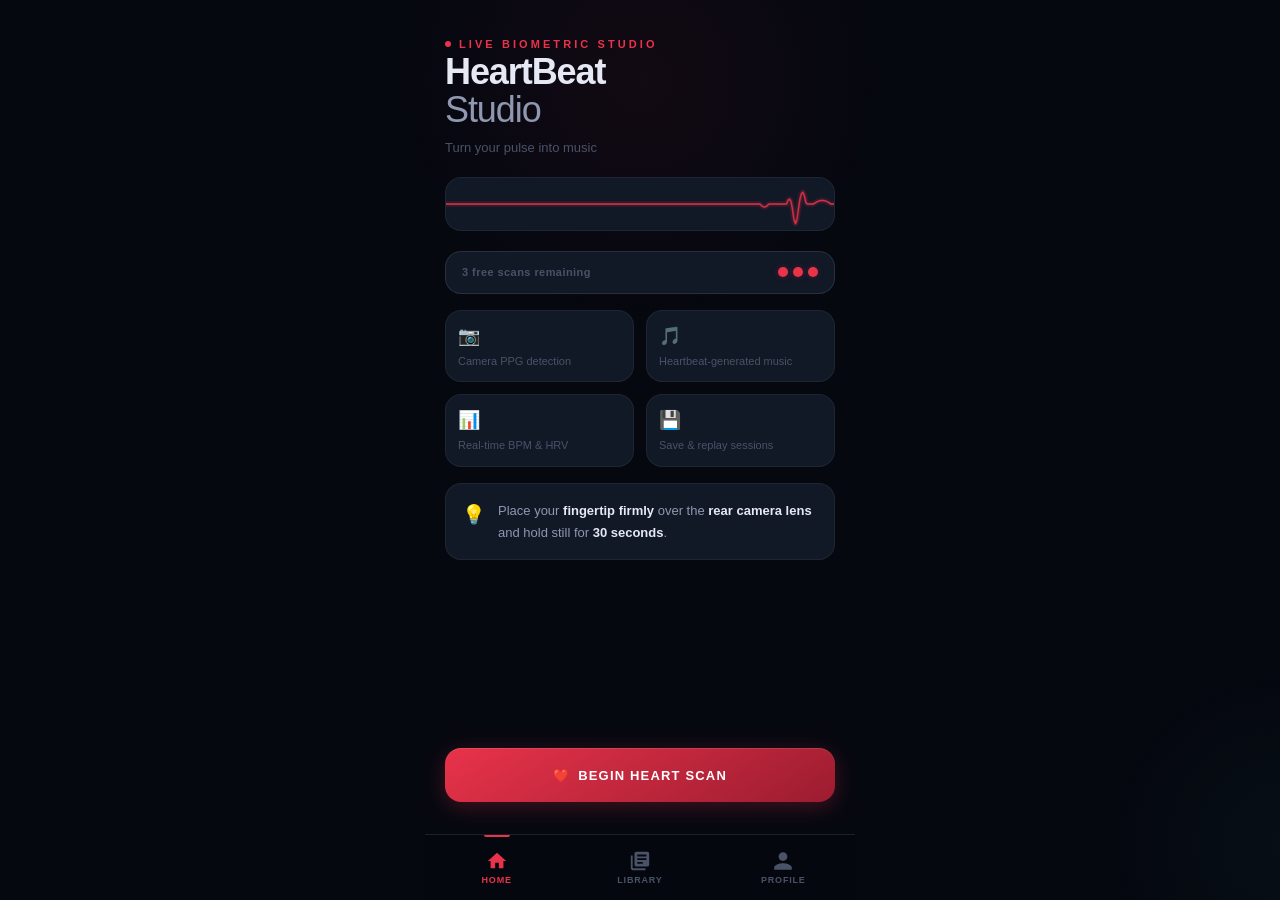
<file: index.html>
<!DOCTYPE html>
<html lang="en">
<head>
  <meta charset="UTF-8">
  <meta http-equiv="Cache-Control" content="no-cache, no-store, must-revalidate">
  <meta http-equiv="Pragma" content="no-cache">
  <meta http-equiv="Expires" content="0">
  <meta name="viewport" content="width=device-width, initial-scale=1.0, maximum-scale=1.0, user-scalable=no, viewport-fit=cover">
  <meta name="description" content="Detect your heartbeat with your phone camera and transform it into personalised music.">
  <meta name="theme-color" content="#060810">
  <meta name="apple-mobile-web-app-capable" content="yes">
  <meta name="apple-mobile-web-app-status-bar-style" content="black-translucent">
  <meta name="apple-mobile-web-app-title" content="HB Studio">
  <meta name="mobile-web-app-capable" content="yes">
  <title>HeartBeat Studio</title>
  <style>
/* ================================================================
   HeartBeat Studio — styles.css v3
   Premium health-tech. Mobile-first. WCAG AA.
   Aesthetic: Clinical Precision — deep charcoal, vital crimson,
   surgical whitespace. Like Apple Health × Withings.
================================================================ */

/* ── TOKENS ───────────────────────────────────────────────── */
:root {
  /* Backgrounds */
  --bg:        #060810;
  --bg1:       #0b0f1a;
  --surf:      #111826;
  --surf2:     #171f30;
  --surf3:     #1d2840;

  /* Borders */
  --bdr:       rgba(255,255,255,0.06);
  --bdr2:      rgba(255,255,255,0.10);
  --bdr3:      rgba(255,255,255,0.16);

  /* Primary — vital crimson */
  --red:       #e8334a;
  --red-hi:    #ff4d66;
  --red-glow:  rgba(232,51,74,0.26);
  --red-dim:   rgba(232,51,74,0.08);
  --red-tint:  rgba(232,51,74,0.13);

  /* Accent: teal (calm / success) */
  --teal:      #29d4a8;
  --teal-dim:  rgba(41,212,168,0.09);
  --teal-bdr:  rgba(41,212,168,0.28);

  /* Accent: amber (warning / normal) */
  --amber:     #e8a430;
  --amber-dim: rgba(232,164,48,0.09);
  --amber-bdr: rgba(232,164,48,0.28);

  /* Text */
  --tx:        #e6e9f4;
  --tx2:       #8f98b0;
  --tx3:       #4a5268;

  /* Font */
  --font: 'Helvetica Neue', Helvetica, Arial, sans-serif;

  /* Type scale */
  --ts-2xs: 9px;  --ts-xs: 11px; --ts-sm: 13px;
  --ts-md:  15px; --ts-lg: 19px; --ts-xl: 26px;
  --ts-2xl: 36px; --ts-hero: 82px;

  /* Spacing */
  --s1:4px; --s2:8px; --s3:12px; --s4:16px;
  --s5:20px; --s6:24px; --s8:32px; --s10:40px; --s12:48px;

  /* Radius */
  --r2: 6px; --r3: 10px; --r4: 16px; --r5: 22px; --r6: 28px; --rf: 9999px;

  /* Motion */
  --ease: cubic-bezier(.25,.46,.45,.94);
  --fast: 130ms; --std: 240ms; --slow: 380ms;

  /* Layout */
  --maxw:   430px;
  --navh:   66px;
  --st:     env(safe-area-inset-top,    0px);
  --sb:     env(safe-area-inset-bottom, 0px);
  --sl:     env(safe-area-inset-left,   0px);
  --sr:     env(safe-area-inset-right,  0px);
}

/* ── RESET ────────────────────────────────────────────────── */
*, *::before, *::after {
  box-sizing: border-box; margin: 0; padding: 0;
  -webkit-tap-highlight-color: transparent;
}
html {
  background: var(--bg); -webkit-text-size-adjust: 100%;
  text-size-adjust: 100%; height: 100%;
}
body {
  font-family: var(--font); font-size: var(--ts-sm);
  line-height: 1.5; color: var(--tx); background: var(--bg);
  overflow-x: hidden; overscroll-behavior: none;
  min-height: 100dvh; -webkit-font-smoothing: antialiased;
}

/* ── FOCUS ────────────────────────────────────────────────── */
:focus-visible {
  outline: 2px solid var(--red); outline-offset: 3px;
  border-radius: var(--r2);
}

/* ── SKIP LINK ────────────────────────────────────────────── */
.skip { position:absolute; top:-999px; left:var(--s4);
  background:var(--red); color:#fff; padding:var(--s2) var(--s4);
  border-radius:var(--r3); font-size:var(--ts-sm); font-weight:600;
  text-decoration:none; z-index:9000; transition:top var(--fast); }
.skip:focus { top:var(--s4); }

/* ── AMBIENT GLOW ─────────────────────────────────────────── */
.ambient {
  position:fixed; inset:0; pointer-events:none; z-index:0; overflow:hidden;
}
.ambient::before {
  content:''; position:absolute; top:-20%; left:50%;
  transform:translateX(-50%);
  width:520px; height:520px;
  background:radial-gradient(ellipse, rgba(232,51,74,.06) 0%, transparent 65%);
  animation:breathe 9s ease-in-out infinite;
}
.ambient::after {
  content:''; position:absolute; bottom:-15%; right:-15%;
  width:380px; height:380px;
  background:radial-gradient(ellipse, rgba(41,212,168,.04) 0%, transparent 65%);
  animation:breathe 12s ease-in-out infinite reverse;
}
@keyframes breathe {
  0%,100%{opacity:.5;transform:translateX(-50%) scale(1)}
  50%{opacity:1;transform:translateX(-50%) scale(1.1)}
}

/* ── APP SHELL ────────────────────────────────────────────── */
.app {
  position:relative; z-index:1; width:100%;
  max-width:var(--maxw); margin:0 auto; min-height:100dvh;
}

/* ── SCREENS ──────────────────────────────────────────────── */
.screen {
  display:none; flex-direction:column; min-height:100dvh;
  padding:
    calc(var(--st) + var(--s5))
    calc(var(--sr) + var(--s5))
    calc(var(--navh) + var(--sb) + var(--s8))
    calc(var(--sl) + var(--s5));
  overflow-y:auto; -webkit-overflow-scrolling:touch;
}
.screen.active { display:flex; }
#scrScan  { padding-bottom: calc(var(--sb) + var(--s10)); }
#scrError { justify-content:center; padding-bottom:calc(var(--sb) + var(--s8)); }

/* ── NAV BAR ──────────────────────────────────────────────── */
nav.main-nav {
  position:fixed; bottom:0; left:50%; transform:translateX(-50%);
  width:100%; max-width:var(--maxw);
  height:calc(var(--navh) + var(--sb));
  padding-bottom:var(--sb);
  background:rgba(6,8,16,.93);
  backdrop-filter:blur(28px) saturate(1.6);
  -webkit-backdrop-filter:blur(28px) saturate(1.6);
  border-top:1px solid var(--bdr2);
  display:flex; z-index:200;
}
.nav__tab {
  flex:1; display:flex; flex-direction:column;
  align-items:center; justify-content:center; gap:3px;
  background:none; border:none; color:var(--tx3);
  font-family:var(--font); font-size:var(--ts-2xs);
  font-weight:600; letter-spacing:.09em; text-transform:uppercase;
  cursor:pointer; padding:var(--s2) var(--s1); position:relative;
  transition:color var(--fast) var(--ease);
}
.nav__icon { font-size:21px; line-height:1; transition:transform var(--fast); }
.nav__tab:active .nav__icon { transform:scale(.88); }
.nav__tab.active { color:var(--red); }
.nav__tab.active::after {
  content:''; position:absolute; top:0; left:50%;
  transform:translateX(-50%);
  width:26px; height:2px; background:var(--red);
  border-radius:0 0 var(--rf) var(--rf);
}
/* scan-tab hero button removed — scan is not in navigation */
.nav__badge {
  position:absolute; top:4px; right:calc(50% - 22px);
  background:var(--red); color:#fff; font-size:8px; font-weight:700;
  min-width:15px; height:15px; border-radius:var(--rf);
  display:flex; align-items:center; justify-content:center;
  padding:0 3px; border:2px solid var(--bg);
}

/* ── TYPOGRAPHY ───────────────────────────────────────────── */
.eyebrow {
  font-size:var(--ts-xs); letter-spacing:.28em;
  text-transform:uppercase; color:var(--red);
  font-weight:600; display:flex; align-items:center; gap:var(--s2);
}
.page-h {
  font-size:var(--ts-2xl); font-weight:800;
  letter-spacing:-.03em; line-height:1.07; color:var(--tx);
}
.page-h em { font-style:normal; font-weight:300; color:var(--tx2); }
.page-sub { font-size:var(--ts-sm); color:var(--tx3); margin-top:var(--s2); }

/* ── BUTTONS ──────────────────────────────────────────────── */
.btn {
  display:inline-flex; align-items:center; justify-content:center;
  gap:var(--s2); width:100%; min-height:54px;
  padding:var(--s4) var(--s5); border:none; border-radius:var(--r4);
  font-family:var(--font); font-size:var(--ts-sm); font-weight:700;
  letter-spacing:.09em; text-transform:uppercase;
  cursor:pointer; -webkit-user-select:none; user-select:none;
  position:relative; overflow:hidden;
  transition:transform var(--fast) var(--ease), opacity var(--fast), box-shadow var(--fast);
}
.btn:active { transform:scale(.963); opacity:.92; }
.btn::after {
  content:''; position:absolute; inset:0;
  background:rgba(255,255,255,.07); opacity:0; transition:opacity var(--fast);
}
.btn:active::after { opacity:1; }
.btn-p {
  background:linear-gradient(148deg, var(--red) 0%, #9c1c30 100%);
  color:#fff; box-shadow:0 5px 22px var(--red-glow), inset 0 1px 0 rgba(255,255,255,.1);
}
.btn-p:hover { box-shadow:0 8px 30px var(--red-glow); }
.btn-s {
  background:var(--surf); color:var(--tx2);
  border:1px solid var(--bdr2);
}
.btn-ghost {
  background:none; border:none; color:var(--tx3);
  font-size:var(--ts-sm); font-weight:500;
  min-height:42px; padding:var(--s2) var(--s4);
}
/* Icon-only circular button */
.btn-ico {
  width:52px; min-height:52px; padding:0;
  border-radius:var(--rf); font-size:20px; flex-shrink:0;
}
.btn-ico.btn-p { box-shadow:0 4px 16px var(--red-glow); }
.btn-ico.playing {
  animation:playPulse 1.9s ease-in-out infinite;
}
@keyframes playPulse {
  0%,100%{box-shadow:0 4px 22px var(--red-glow),0 0 0 4px var(--red-tint)}
  50%    {box-shadow:0 6px 34px rgba(232,51,74,.5),0 0 0 8px rgba(232,51,74,.06)}
}
.btn-row { display:grid; gap:var(--s3); }
.btn-2   { grid-template-columns:1fr 1fr; }
.btn-2 .btn { font-size:11px; min-height:50px; letter-spacing:.05em; }

/* ── CARDS ────────────────────────────────────────────────── */
.card {
  background:var(--surf); border:1px solid var(--bdr);
  border-radius:var(--r5); padding:var(--s5);
}
.card-head {
  display:flex; align-items:center; gap:var(--s3);
  margin-bottom:var(--s4);
}
.card-head-icon { font-size:17px; flex-shrink:0; }
.card-title { font-size:var(--ts-md); font-weight:700; letter-spacing:-.01em; flex:1; }
.card-tag {
  font-size:var(--ts-xs); color:var(--tx3); border:1px solid var(--bdr2);
  border-radius:var(--rf); padding:3px 9px; letter-spacing:.07em; font-weight:500;
}

/* ── CHIPS ────────────────────────────────────────────────── */
.chip {
  display:inline-flex; align-items:center; gap:4px;
  font-size:var(--ts-xs); font-weight:600; padding:4px 10px;
  border-radius:var(--rf); border:1px solid var(--bdr);
  background:var(--surf2); color:var(--tx3);
  letter-spacing:.04em; white-space:nowrap;
}
.chip-v { color:var(--red-hi); border-color:var(--red-tint); background:var(--red-dim); }
.chip-t { color:var(--teal); border-color:var(--teal-bdr); background:var(--teal-dim); }
.chip-a { color:var(--amber); border-color:var(--amber-bdr); background:var(--amber-dim); }

/* ═══════════════════════════════════════════════════════════
   GENRE / MUSIC STYLE PICKER
═══════════════════════════════════════════════════════════ */
.genre-grid {
  display: grid;
  grid-template-columns: repeat(3, 1fr);
  gap: 10px;
  margin-top: var(--s3);
}
.genre-btn {
  display: flex; flex-direction: column; align-items: center;
  gap: 6px; padding: 14px 8px 12px;
  background: var(--surf); border: 1.5px solid var(--bdr2);
  border-radius: var(--r4); cursor: pointer;
  transition: border-color var(--std), background var(--std),
              transform var(--fast), box-shadow var(--std);
  -webkit-tap-highlight-color: transparent;
}
.genre-btn:active { transform: scale(.95); }
.genre-btn[aria-checked="true"] {
  border-color: var(--g-color);
  background: var(--g-dim);
  box-shadow: 0 0 0 1px var(--g-color);
}
.genre-btn[aria-checked="true"] .genre-lbl { color: var(--g-color); }
.genre-emoji { font-size: 26px; line-height: 1; }
.genre-lbl {
  font-size: 10px; font-weight: 700; letter-spacing: .04em;
  color: var(--tx3); text-align: center; line-height: 1.3;
  text-transform: uppercase;
}
/* Genre accent colors via CSS vars on each button */
.genre-btn[data-genre="meghMalhar"]  { --g-color:#29d4a8; --g-dim:rgba(41,212,168,.09); }
.genre-btn[data-genre="pop"]         { --g-color:#e8334a; --g-dim:rgba(232,51,74,.09);  }
.genre-btn[data-genre="hiphop"]      { --g-color:#b47aff; --g-dim:rgba(180,122,255,.09);}
.genre-btn[data-genre="edm"]         { --g-color:#00cfff; --g-dim:rgba(0,207,255,.09);  }
.genre-btn[data-genre="rock"]        { --g-color:#ff7a2f; --g-dim:rgba(255,122,47,.09); }
.genre-btn[data-genre="latin"]       { --g-color:#ffcc00; --g-dim:rgba(255,204,0,.09);  }
.genre-now-playing {
  display: flex; align-items: center; gap: 8px;
  font-size: var(--ts-xs); color: var(--tx3);
  margin-top: var(--s3); padding-top: var(--s3);
  border-top: 1px solid var(--bdr);
}
.genre-now-dot {
  width: 7px; height: 7px; border-radius: 50%;
  background: var(--red); flex-shrink: 0;
  animation: blink 1.1s ease-in-out infinite;
}
.genre-now-name { font-weight: 700; color: var(--tx); }

/* ── BLINK DOT ────────────────────────────────────────────── */
.dot {
  display:inline-block; width:6px; height:6px;
  border-radius:50%; background:var(--red);
  animation:blink 1.1s ease-in-out infinite;
}
@keyframes blink { 0%,100%{opacity:1} 50%{opacity:.1} }

/* ═══════════════════════════════════════════════════════════
   HOME SCREEN
═══════════════════════════════════════════════════════════ */
.home-hd { padding-top:var(--s4); padding-bottom:var(--s5); }

/* ECG strip */
.ecg-strip {
  width:100%; height:54px; display:block;
  border-radius:var(--r4);
  background:var(--surf); border:1px solid var(--bdr);
  margin-bottom:var(--s5);
}

.feature-grid {
  display:grid; grid-template-columns:1fr 1fr;
  gap:var(--s3); margin-bottom:var(--s4);
}
.feat {
  background:var(--surf); border:1px solid var(--bdr);
  border-radius:var(--r4); padding:var(--s3);
  display:flex; flex-direction:column; gap:var(--s1);
}
.feat-icon { font-size:18px; }
.feat-lbl  { font-size:var(--ts-xs); color:var(--tx3); line-height:1.45; }

.how-to {
  background:var(--surf); border:1px solid var(--bdr);
  border-radius:var(--r4); padding:var(--s4);
  display:flex; gap:var(--s3); align-items:flex-start;
  margin-bottom:var(--s5);
}
.how-to-icon { font-size:19px; flex-shrink:0; padding-top:1px; }
.how-to-txt  { font-size:var(--ts-sm); color:var(--tx2); line-height:1.65; }
.how-to-txt strong { color:var(--tx); font-weight:600; }

.cta-anchor { margin-top:auto; }

/* ═══════════════════════════════════════════════════════════
   SCAN SCREEN
═══════════════════════════════════════════════════════════ */
.scan-hd {
  text-align:center;
  padding:var(--s6) 0 var(--s5); flex-shrink:0;
}
.scan-lbl {
  font-size:var(--ts-xs); letter-spacing:.26em; text-transform:uppercase;
  color:var(--red); font-weight:600;
  display:flex; align-items:center; justify-content:center;
  gap:var(--s2); margin-bottom:var(--s2);
}
.scan-title {
  font-size:var(--ts-xl); font-weight:800; letter-spacing:-.025em;
}

/* Camera */
.cam-wrap {
  position:relative; width:156px; height:156px;
  margin:0 auto var(--s5); flex-shrink:0;
}
.cam-vid {
  width:100%; height:100%; border-radius:50%;
  object-fit:cover; transform:scaleX(-1); display:block;
}
.cam-ring {
  position:absolute; inset:-4px; border-radius:50%;
  border:2px solid var(--red);
  box-shadow:0 0 0 5px var(--red-tint), 0 0 26px var(--red-glow);
}
.cam-spin {
  position:absolute; inset:-10px; border-radius:50%;
  border:2px solid transparent;
  border-top-color:var(--red);
  animation:spin 1.05s linear infinite;
}
@keyframes spin { to{transform:rotate(360deg)} }

/* Feedback strip */
.sig-strip {
  display:flex; align-items:flex-start; gap:var(--s3);
  background:var(--surf); border:1px solid var(--bdr);
  border-radius:var(--r4); padding:var(--s3) var(--s4);
  font-size:var(--ts-sm); color:var(--tx2); line-height:1.5;
  margin-bottom:var(--s3);
  transition:border-color var(--std), background var(--std), color var(--std);
}
.sig-strip.warn { border-color:var(--amber-bdr); background:var(--amber-dim); color:var(--amber); }
.sig-strip.good { border-color:var(--teal-bdr);  background:var(--teal-dim);  color:var(--teal); }
.strip-icon { font-size:14px; flex-shrink:0; padding-top:2px; }

/* Signal bars */
.signal-row {
  display:flex; align-items:center; gap:var(--s2);
  margin-bottom:var(--s4);
}
.sig-lbl {
  font-size:var(--ts-xs); color:var(--tx3); font-weight:600;
  letter-spacing:.1em; text-transform:uppercase; white-space:nowrap; min-width:44px;
}
.sig-bars { display:flex; gap:3px; align-items:flex-end; }
.sig-bar  {
  width:5px; border-radius:3px; background:var(--surf3);
  transition:background var(--fast), height var(--std);
}
.sig-bar.lit { background:var(--teal); }
.sig-bar:nth-child(1){height:6px} .sig-bar:nth-child(2){height:9px}
.sig-bar:nth-child(3){height:13px} .sig-bar:nth-child(4){height:17px}
.sig-bar:nth-child(5){height:21px}
.sig-txt { font-size:var(--ts-xs); color:var(--teal); font-weight:600; min-width:54px; }

/* Live BPM */
.bpm-row {
  display:flex; align-items:center; justify-content:center;
  gap:var(--s4); margin-bottom:var(--s4);
}
.bpm-num {
  font-size:var(--ts-hero); font-weight:800;
  letter-spacing:-.06em; line-height:1;
  color:var(--red); text-shadow:0 0 20px var(--red-glow);
  min-width:92px; text-align:center;
  transition:color var(--std), text-shadow var(--std);
}
.bpm-col { display:flex; flex-direction:column; gap:var(--s2); }
.bpm-unit {
  font-size:var(--ts-xs); letter-spacing:.18em;
  text-transform:uppercase; color:var(--tx3); font-weight:600;
}
.bpm-pill {
  font-size:var(--ts-xs); font-weight:700;
  padding:4px 10px; border-radius:var(--rf);
  border:1px solid currentColor; white-space:nowrap;
  letter-spacing:.05em; background:var(--red-dim); color:var(--red);
  transition:color var(--std), background var(--std);
}
.bpm-pill.normal   { background:var(--teal-dim);  color:var(--teal); }
.bpm-pill.elevated { background:var(--amber-dim); color:var(--amber); }
.bpm-pill.low      { background:var(--surf2);     color:var(--tx2); }

/* Waveform canvas */
.wave-c {
  width:100%; height:70px; display:block;
  border-radius:var(--r4); background:var(--surf);
  border:1px solid var(--bdr); margin-bottom:var(--s4);
}

/* Scan progress */
.scan-prog { margin-bottom:var(--s4); }
.scan-prog-row {
  display:flex; justify-content:space-between;
  font-size:var(--ts-xs); color:var(--tx3); font-weight:500; margin-bottom:var(--s2);
}
.prog-track {
  height:3px; background:var(--surf3);
  border-radius:var(--rf); overflow:hidden;
}
.prog-fill {
  height:100%;
  background:linear-gradient(90deg, var(--red), var(--amber));
  border-radius:var(--rf); width:0%;
  transition:width .6s linear;
}

/* ═══════════════════════════════════════════════════════════
   RESULTS SCREEN
═══════════════════════════════════════════════════════════ */
.res-hd { padding-top:var(--s4); padding-bottom:var(--s4); }

/* BPM hero */
.res-hero {
  display:flex; flex-direction:column;
  align-items:center; margin-bottom:var(--s5);
}
.pulse-rings {
  position:relative; width:70px; height:70px;
  display:flex; align-items:center; justify-content:center;
  margin-bottom:var(--s3);
}
.pulse-ring {
  position:absolute; border-radius:50%;
  border:1.5px solid var(--red); opacity:0;
  animation:ringOut 2.6s ease-out infinite;
}
.pulse-ring:nth-child(1){width:22px;height:22px;animation-delay:0s}
.pulse-ring:nth-child(2){width:44px;height:44px;animation-delay:.65s}
.pulse-ring:nth-child(3){width:68px;height:68px;animation-delay:1.3s}
@keyframes ringOut{0%{transform:scale(.35);opacity:.9}100%{transform:scale(1);opacity:0}}
.pulse-core {
  width:17px; height:17px; background:var(--red); border-radius:50%;
  box-shadow:0 0 14px var(--red-glow);
  animation:corePulse 2.6s ease-in-out infinite; z-index:1;
}
@keyframes corePulse{0%,100%{transform:scale(1)}50%{transform:scale(1.35)}}
.res-bpm {
  font-size:clamp(56px, 20vw, 96px); font-weight:800;
  letter-spacing:-.055em; line-height:1;
  background:linear-gradient(155deg,#fff 15%,var(--red) 85%);
  -webkit-background-clip:text; -webkit-text-fill-color:transparent;
  background-clip:text;
  overflow:visible; white-space:nowrap;
}
.res-bpm-lbl {
  font-size:var(--ts-xs); letter-spacing:.22em;
  text-transform:uppercase; color:var(--tx3); font-weight:600; margin-top:var(--s1);
}

/* Name input */
.name-field {
  display:flex; align-items:center; gap:var(--s3);
  background:var(--surf); border:1.5px solid var(--bdr2);
  border-radius:var(--r4); padding:0 var(--s4); margin-bottom:var(--s3);
  transition:border-color var(--fast);
}
.name-field:focus-within { border-color:var(--red); }
.name-input {
  flex:1; background:none; border:none; outline:none;
  color:var(--tx); font-family:var(--font);
  font-size:var(--ts-sm); padding:var(--s4) 0;
}
.name-input::placeholder { color:var(--tx3); }

/* Generating banner */
.gen-banner {
  display:flex; align-items:center; gap:var(--s3);
  background:var(--amber-dim); border:1px solid var(--amber-bdr);
  border-radius:var(--r4); padding:var(--s3) var(--s4);
  font-size:var(--ts-sm); color:var(--amber); margin-bottom:var(--s3);
  animation:slideUp var(--std) var(--ease);
}
@keyframes slideUp{from{opacity:0;transform:translateY(5px)}to{opacity:1;transform:none}}
.gen-dot {
  width:7px;height:7px;border-radius:50%;background:var(--amber);flex-shrink:0;
  animation:gdot .72s ease-in-out infinite;
}
@keyframes gdot{0%,100%{opacity:1;transform:scale(1)}50%{opacity:.2;transform:scale(.42)}}

/* Wellness card */
.wellness {
  background:var(--surf); border:1px solid var(--bdr);
  border-left:3px solid transparent;
  border-radius:var(--r5); padding:var(--s4) var(--s5); margin-bottom:var(--s3);
}
.wellness.calm   { border-left-color:var(--teal); }
.wellness.normal { border-left-color:var(--amber); }
.wellness.stress { border-left-color:var(--red); }
.wellness-badge {
  display:inline-flex; align-items:center;
  font-size:var(--ts-xs); font-weight:700;
  padding:5px 12px; border-radius:var(--rf);
  border:1px solid currentColor; margin-bottom:var(--s2);
  letter-spacing:.05em;
}
.wellness-badge.calm   { color:var(--teal);  background:var(--teal-dim); }
.wellness-badge.normal { color:var(--amber); background:var(--amber-dim); }
.wellness-badge.stress { color:var(--red);   background:var(--red-dim); }
.wellness-desc { font-size:var(--ts-xs); color:var(--tx2); line-height:1.65; }

/* Metrics */
.metrics {
  display:grid; grid-template-columns:repeat(3,1fr);
  gap:var(--s2); margin-bottom:var(--s3);
}
.met {
  background:var(--surf); border:1px solid var(--bdr);
  border-radius:var(--r4); padding:var(--s3) var(--s2); text-align:center;
}
.met-val {
  font-size:var(--ts-xl); font-weight:800;
  letter-spacing:-.03em; line-height:1; color:var(--tx);
}
.met-lbl {
  font-size:var(--ts-2xs); letter-spacing:.1em;
  text-transform:uppercase; color:var(--tx3); font-weight:600; margin-top:var(--s1);
}

/* Player */
.player-wave {
  width:100%; height:64px; display:block;
  border-radius:var(--r2); margin-bottom:var(--s3);
  overflow:hidden; flex-shrink:0;
}
.player-row {
  display:flex; align-items:center; gap:var(--s3); margin-bottom:var(--s3);
}
.player-info { flex:1; min-width:0; }
.player-title {
  font-size:var(--ts-sm); font-weight:700; letter-spacing:-.01em;
  color:var(--tx); white-space:nowrap; overflow:hidden; text-overflow:ellipsis;
}
.player-sub { font-size:var(--ts-xs); color:var(--tx3); margin-top:2px; }
.player-dur {
  font-size:var(--ts-xs); font-weight:700;
  color:var(--teal); border:1px solid var(--teal-bdr);
  border-radius:var(--rf); padding:3px 8px; flex-shrink:0;
}

/* Playback bar */
.pb-bar { margin-bottom:var(--s3); }
.pb-track {
  height:3px; background:var(--surf3);
  border-radius:var(--rf); overflow:hidden; margin-bottom:var(--s2);
}
.pb-fill {
  height:100%;
  background:linear-gradient(90deg, var(--red), var(--amber));
  border-radius:var(--rf); width:0%; transition:width 1s linear;
}
.pb-times {
  display:flex; justify-content:space-between;
  font-size:var(--ts-2xs); color:var(--tx3); font-weight:500;
}

/* Tempo */
.tempo-row { display:flex; align-items:center; gap:var(--s3); }
.tempo-lbl { font-size:var(--ts-xs); color:var(--tx3); font-weight:600; min-width:44px; }
input[type=range] {
  flex:1; -webkit-appearance:none; appearance:none;
  height:3px; background:var(--surf3); border-radius:var(--rf); outline:none;
}
input[type=range]::-webkit-slider-thumb {
  -webkit-appearance:none; width:18px; height:18px;
  border-radius:50%; background:var(--red);
  box-shadow:0 0 8px var(--red-glow); cursor:pointer;
}
input[type=range]::-moz-range-thumb {
  width:18px; height:18px; border-radius:50%;
  background:var(--red); border:none; cursor:pointer;
}
.tempo-val { font-size:var(--ts-xs); color:var(--red); font-weight:700; min-width:26px; text-align:right; }

/* ═══════════════════════════════════════════════════════════
   LIBRARY SCREEN
═══════════════════════════════════════════════════════════ */
.lib-hd {
  display:flex; align-items:flex-end; justify-content:space-between;
  padding:var(--s6) 0 var(--s5); flex-shrink:0;
}
.lib-title {
  font-size:var(--ts-2xl); font-weight:800;
  letter-spacing:-.03em; line-height:1.05;
}
.lib-title em { font-style:normal; font-weight:300; color:var(--tx2); }
.lib-count { font-size:var(--ts-xs); color:var(--tx3); font-weight:600; padding-bottom:4px; letter-spacing:.06em; }

/* Empty state */
.empty {
  display:flex; flex-direction:column; align-items:center;
  text-align:center; padding:var(--s12) var(--s6) var(--s8);
  gap:var(--s3); flex:1;
}
/* hidden attribute must beat display:flex */
[hidden] { display:none !important; }
.empty-icon { font-size:54px; opacity:.22; }
.empty-title { font-size:var(--ts-lg); font-weight:800; letter-spacing:-.02em; }
.empty-desc { font-size:var(--ts-sm); color:var(--tx3); line-height:1.65; max-width:260px; }
.empty .btn { width:auto; padding:var(--s3) var(--s8); min-height:46px; }

/* Session cards */
.sess-card {
  background:var(--surf); border:1px solid var(--bdr);
  border-left:3px solid transparent; border-radius:var(--r5);
  padding:var(--s4) var(--s5); margin-bottom:var(--s3);
  animation:cardIn var(--std) var(--ease);
}
@keyframes cardIn{from{opacity:0;transform:translateY(6px)}to{opacity:1;transform:none}}
.sess-card.calm   { border-left-color:var(--teal); }
.sess-card.normal { border-left-color:var(--amber); }
.sess-card.stress { border-left-color:var(--red); }

.sess-top {
  display:flex; align-items:flex-start;
  gap:var(--s2); margin-bottom:var(--s3);
}
.sess-name {
  flex:1; min-width:0; font-size:var(--ts-md); font-weight:700;
  letter-spacing:-.01em; line-height:1.25; color:var(--tx);
}
.sess-name-edit {
  display:none; flex:1; min-width:0;
  background:var(--surf2); border:1.5px solid var(--bdr2);
  border-radius:var(--r3); padding:var(--s2) var(--s3);
  color:var(--tx); font-family:var(--font); font-size:var(--ts-sm); outline:none;
}
.sess-name-edit:focus { border-color:var(--red); }
.sess-actions { display:flex; gap:var(--s2); flex-shrink:0; }
.sess-btn {
  width:32px; height:32px; border-radius:var(--r3);
  border:1px solid var(--bdr); background:var(--surf2);
  color:var(--tx3); font-size:13px; cursor:pointer;
  display:flex; align-items:center; justify-content:center;
  transition:all var(--fast);
}
.sess-btn:hover { border-color:var(--bdr3); color:var(--tx); }
.sess-btn.playing { color:var(--red); border-color:var(--red); background:var(--red-dim); }
.sess-btn.del:hover { color:var(--red); border-color:var(--red); background:var(--red-dim); }
.sess-chips { display:flex; flex-wrap:wrap; gap:var(--s2); }

/* ═══════════════════════════════════════════════════════════
   ERROR SCREEN
═══════════════════════════════════════════════════════════ */
.err-card {
  background:var(--surf); border:1px solid rgba(232,51,74,.2);
  border-radius:var(--r6); padding:var(--s10) var(--s6);
  text-align:center; margin-bottom:var(--s5);
}
.err-icon { font-size:52px; display:block; margin-bottom:var(--s5); }
.err-title { font-size:var(--ts-xl); font-weight:800; letter-spacing:-.02em; margin-bottom:var(--s3); }
.err-msg   { font-size:var(--ts-sm); color:var(--tx2); line-height:1.7; }



/* ═══════════════════════════════════════════════════════════
   TOAST
═══════════════════════════════════════════════════════════ */
.toast {
  position:fixed;
  bottom:calc(var(--navh) + var(--sb) + var(--s3));
  left:50%; transform:translateX(-50%) translateY(10px);
  background:var(--surf3); border:1px solid var(--bdr3);
  border-radius:var(--rf); padding:var(--s3) var(--s5);
  font-size:var(--ts-sm); font-weight:500; color:var(--tx);
  opacity:0; pointer-events:none;
  transition:opacity var(--std) var(--ease), transform var(--std) var(--ease);
  z-index:400; white-space:nowrap;
  max-width:calc(100vw - var(--s10));
  overflow:hidden; text-overflow:ellipsis;
}
.toast.show  { opacity:1; transform:translateX(-50%) translateY(0); }
.toast.success { border-color:var(--teal-bdr); color:var(--teal); }
.toast.warn    { border-color:var(--amber-bdr); color:var(--amber); }
.toast.error   { border-color:var(--red);        color:var(--red-hi); }


/* ═══════════════════════════════════════════════════════════
   v4 — SCAN SCREEN ADDITIONS
═══════════════════════════════════════════════════════════ */

/* BPM trend row */
.trend-row {
  display:flex; align-items:center; gap:var(--s2);
  padding:var(--s2) var(--s1); margin-bottom:var(--s2);
  font-size:var(--ts-xs); font-weight:700;
  letter-spacing:.06em; text-transform:uppercase;
  transition:color var(--std);
}
.trend-icon { font-size:15px; line-height:1; }
.trend-txt  { flex:1; }
.hrv-live   {
  font-size:var(--ts-xs); color:var(--tx3); font-weight:600;
  margin-left:auto; letter-spacing:.04em;
  background:var(--surf); border:1px solid var(--bdr);
  border-radius:var(--rf); padding:3px 9px;
}
.trend-rising  { color:var(--red);   }
.trend-falling { color:var(--teal);  }
.trend-stable  { color:var(--tx3);   }

/* Heartbeat timeline strip */
.timeline-strip {
  display:flex; gap:5px; align-items:center;
  min-height:12px; margin-bottom:var(--s3);
  padding:0 var(--s1);
}
.tl-dot {
  width:8px; height:8px; border-radius:50%;
  opacity:0; flex-shrink:0;
  animation:tlDotIn .4s var(--ease) forwards;
}
@keyframes tlDotIn { to { opacity:1; transform:scale(1); } from { opacity:0; transform:scale(0.3); } }
.tl-dot.tl-calm     { background:var(--teal); }
.tl-dot.tl-balanced { background:var(--amber); }
.tl-dot.tl-stressed { background:var(--red);   }
.tl-dot.tl-normal   { background:var(--amber); }
.tl-dot.tl-stress   { background:var(--red);   }

/* Beat flash — waveform canvas border lights up on each detected peak */
.wave-c {
  transition: border-color .28s var(--ease), box-shadow .28s var(--ease);
}
.wave-c.beat-flash {
  border-color: var(--red) !important;
  box-shadow: 0 0 12px var(--red-glow);
  transition: none;
}

/* BPM number pulse on each beat */
.bpm-num.bpm-beat {
  animation: bpmBeat .26s var(--ease);
}
@keyframes bpmBeat {
  0%   { transform:scale(1);    }
  40%  { transform:scale(1.08); }
  100% { transform:scale(1);    }
}

/* ═══════════════════════════════════════════════════════════
   v4 — RESULTS SCREEN ADDITIONS
═══════════════════════════════════════════════════════════ */

/* Evolution stage badge */
.stage-badge {
  display:inline-flex; align-items:center; gap:var(--s2);
  background:var(--surf); border:1px solid var(--bdr2);
  border-radius:var(--rf); padding:5px 13px;
  font-size:var(--ts-xs); color:var(--tx2); font-weight:700;
  letter-spacing:.07em; text-transform:uppercase;
  margin-bottom:var(--s3);
  transition:border-color var(--std), color var(--std);
}
.stage-badge.stage-new {
  border-color:var(--red-glow);
  color:var(--tx);
  animation:stagePop .55s var(--ease);
}
@keyframes stagePop {
  0%  { transform:scale(1); }
  40% { transform:scale(1.04); }
  100%{ transform:scale(1); }
}
.stage-dot {
  width:6px; height:6px; border-radius:50%;
  background:var(--red); flex-shrink:0;
  animation:blink 1.1s ease-in-out infinite;
}

/* Play button wrapper for beat ring positioning */
.play-btn-wrap {
  position:relative;
  display:flex; align-items:center; justify-content:center;
  flex-shrink:0;
}

/* Beat ring — expands outward on every audio beat */
.beat-ring {
  position:absolute;
  width:52px; height:52px;
  border-radius:50%;
  border:2px solid var(--red);
  pointer-events:none;
  opacity:0;
}
.beat-ring.flash {
  animation:beatRingFlash .42s cubic-bezier(.2,.6,.4,1) forwards;
}
@keyframes beatRingFlash {
  0%   { opacity:.75; transform:scale(1);   }
  100% { opacity:0;   transform:scale(2.0); }
}

/* ── UTILITIES ────────────────────────────────────────────── */
.sr-only {
  position:absolute;width:1px;height:1px;padding:0;margin:-1px;
  overflow:hidden;clip:rect(0,0,0,0);white-space:nowrap;border:0;
}
.mt-auto { margin-top:auto; }
.mb-3    { margin-bottom:var(--s3); }
.mb-4    { margin-bottom:var(--s4); }
.gap-4   { height:var(--s4); }
.gap-8   { height:var(--s8); }
.sep     { height:1px; background:var(--bdr); margin:var(--s4) 0; }

/* ── REDUCED MOTION ───────────────────────────────────────── */
@media (prefers-reduced-motion:reduce) {
  *,*::before,*::after { animation-duration:.01ms!important; transition-duration:.01ms!important; }
  .prog-fill,.pb-fill  { transition:none; }
}

/* ── HIGH CONTRAST ────────────────────────────────────────── */
@media (forced-colors:active) {
  .btn-p { background:ButtonText; color:ButtonFace; forced-color-adjust:none; }
  .wellness-badge, .chip { border-width:2px; }
}


/* ═══════════════════════════════════════════════════════════
   v5 — NAV: 3 TABS (no hero scan button)
═══════════════════════════════════════════════════════════ */

/* SVG nav icons */
.nav__svg { width:22px; height:22px; display:block; fill:currentColor; flex-shrink:0; }
.nav__tab:active .nav__svg { width:22px; height:22px; display:block; fill:currentColor; flex-shrink:0; }

/* ═══════════════════════════════════════════════════════════
   v5 — PROFILE SCREEN
═══════════════════════════════════════════════════════════ */

.prof-hd {
  padding: var(--s6) 0 var(--s5); flex-shrink: 0;
}

/* Avatar + Stats row */
.prof-hero {
  display: flex; align-items: center; gap: var(--s5);
  background: var(--surf); border: 1px solid var(--bdr);
  border-radius: var(--r5); padding: var(--s5);
  margin-bottom: var(--s4);
}
.prof-avatar {
  width: 64px; height: 64px; border-radius: 50%; flex-shrink: 0;
  background: linear-gradient(145deg, var(--red) 0%, #6b0e1c 100%);
  display: flex; align-items: center; justify-content: center;
  box-shadow: 0 4px 18px var(--red-glow);
}
.prof-avatar-letter {
  font-size: var(--ts-xl); font-weight: 800;
  color: #fff; line-height: 1; letter-spacing: -.02em;
}
.prof-stats {
  flex: 1; display: flex; align-items: center; justify-content: space-around;
}
.prof-stat { text-align: center; }
.prof-stat-val {
  font-size: var(--ts-xl); font-weight: 800;
  letter-spacing: -.03em; color: var(--tx); line-height: 1;
}
.prof-stat-lbl {
  font-size: var(--ts-2xs); letter-spacing: .09em;
  text-transform: uppercase; color: var(--tx3); font-weight: 600;
  margin-top: var(--s1);
}
.prof-stat-sep {
  width: 1px; height: 36px;
  background: var(--bdr2); flex-shrink: 0;
}

/* Subscription card */
.sub-card {
  display: flex; align-items: center; gap: var(--s4);
  background: linear-gradient(135deg, rgba(232,51,74,.10) 0%, rgba(232,51,74,.03) 100%);
  border: 1px solid rgba(232,51,74,.22);
  border-radius: var(--r5); padding: var(--s4) var(--s5);
  margin-bottom: var(--s5);
}
.sub-card-left { flex: 1; min-width: 0; }
.sub-pill {
  display: inline-flex; align-items: center;
  font-size: var(--ts-xs); font-weight: 700;
  letter-spacing: .08em; text-transform: uppercase;
  color: var(--amber); background: var(--amber-dim);
  border: 1px solid var(--amber-bdr);
  border-radius: var(--rf); padding: 3px 10px;
  margin-bottom: var(--s2);
}
.sub-pill.premium {
  color: var(--teal); background: var(--teal-dim); border-color: var(--teal-bdr);
}
.sub-desc {
  font-size: var(--ts-xs); color: var(--tx3); line-height: 1.6;
}
.btn-upgrade {
  flex-shrink: 0;
  background: linear-gradient(148deg, var(--red) 0%, #9c1c30 100%);
  color: #fff; border: none; border-radius: var(--r4);
  font-family: var(--font); font-size: var(--ts-xs); font-weight: 700;
  letter-spacing: .09em; text-transform: uppercase;
  padding: var(--s3) var(--s4); cursor: pointer;
  box-shadow: 0 4px 16px var(--red-glow);
  transition: transform var(--fast), box-shadow var(--fast);
  white-space: nowrap;
}
.btn-upgrade:active { transform: scale(.96); }

/* Profile sections */
.prof-section {
  margin-bottom: var(--s5);
}
.prof-section-title {
  font-size: var(--ts-sm); font-weight: 700;
  letter-spacing: .03em; color: var(--tx);
  margin-bottom: var(--s3);
}
.prof-section-sub {
  font-size: var(--ts-xs); color: var(--tx3); margin-bottom: var(--s4);
  line-height: 1.55;
}
.prof-field {
  margin-bottom: var(--s3);
}
.prof-field-row {
  display: flex; gap: var(--s3); margin-bottom: var(--s3);
}
.prof-field-half { flex: 1; min-width: 0; }
.prof-label {
  display: block; font-size: var(--ts-xs); font-weight: 600;
  color: var(--tx3); letter-spacing: .06em; text-transform: uppercase;
  margin-bottom: var(--s2);
}
.prof-opt { font-weight: 400; text-transform: none; letter-spacing: 0; }
.prof-input {
  width: 100%; background: var(--surf); border: 1.5px solid var(--bdr2);
  border-radius: var(--r4); padding: var(--s3) var(--s4);
  color: var(--tx); font-family: var(--font); font-size: var(--ts-sm);
  outline: none; transition: border-color var(--fast);
  -webkit-appearance: none; appearance: none;
}
.prof-input:focus { border-color: var(--red); }
.prof-input::placeholder { color: var(--tx3); }
.prof-select { cursor: pointer; }
.prof-select option { background: var(--surf2); }

/* Goal grid */
.goal-grid {
  display: grid; grid-template-columns: 1fr 1fr;
  gap: var(--s3);
}
.goal-btn {
  display: flex; flex-direction: column; align-items: center;
  gap: var(--s2); padding: var(--s4) var(--s3);
  background: var(--surf); border: 1.5px solid var(--bdr2);
  border-radius: var(--r4); cursor: pointer;
  transition: border-color var(--std), background var(--std), transform var(--fast);
}
.goal-btn:active { transform: scale(.97); }
.goal-btn[aria-checked="true"] {
  border-color: var(--red); background: var(--red-dim);
}
.goal-icon { font-size: 26px; line-height: 1; }
.goal-lbl {
  font-size: var(--ts-xs); font-weight: 700;
  color: var(--tx2); text-align: center; line-height: 1.3;
  letter-spacing: .02em;
}
.goal-btn[aria-checked="true"] .goal-lbl { color: var(--tx); }

/* App info footer */
.app-info {
  text-align: center; padding: var(--s5) 0 var(--s3);
  border-top: 1px solid var(--bdr);
}
.app-info-name {
  font-size: var(--ts-xs); font-weight: 700;
  letter-spacing: .18em; text-transform: uppercase;
  color: var(--tx3); margin-bottom: var(--s1);
}
.app-info-ver { font-size: var(--ts-xs); color: var(--tx3); }
.app-info-link {
  color: var(--red); cursor: pointer; text-decoration: underline;
}

/* ── LIBRARY: inline edit Save button ────────────────────── */
.sess-save-btn {
  display: none;
  height: 32px; padding: 0 var(--s3);
  border-radius: var(--r3);
  border: none; background: var(--red); color: #fff;
  font-family: var(--font); font-size: var(--ts-xs);
  font-weight: 700; letter-spacing: .04em;
  cursor: pointer; flex-shrink: 0; white-space: nowrap;
  transition: opacity var(--fast);
}
.sess-save-btn:active { opacity: .8; }


/* ═══════════════════════════════════════════════════════════
   v5 ADDITIONS
═══════════════════════════════════════════════════════════ */

/* NAV — svg icons */
.nav__svg { width:22px; height:22px; display:block; fill:currentColor; flex-shrink:0; }
.nav__tab:active .nav__svg { width:22px; height:22px; display:block; fill:currentColor; flex-shrink:0; }

/* ── USAGE BAR ─────────────────────────────────────────────── */
.usage-bar {
  background: var(--surf); border: 1px solid var(--bdr2);
  border-radius: var(--r4); padding: var(--s3) var(--s4);
  margin-bottom: var(--s4);
  animation: slideUp var(--std) var(--ease);
}
.usage-bar-inner { display: flex; align-items: center; justify-content: space-between; gap: var(--s3); }
.usage-bar-label { font-size: var(--ts-xs); color: var(--tx3); font-weight: 600; letter-spacing: .04em; }
.usage-chips { display: flex; gap: 5px; }
.usage-dot {
  width: 10px; height: 10px; border-radius: 50%;
  background: var(--red); box-shadow: 0 0 6px var(--red-glow);
  transition: background var(--std);
}
.usage-dot.used { background: var(--surf3); box-shadow: none; }

/* ── VOLUME ROW ────────────────────────────────────────────── */
.vol-row { margin-top: var(--s3); padding-top: var(--s3); border-top: 1px solid var(--bdr); }
.vol-icon { width: 14px; height: 14px; fill: currentColor; vertical-align: middle; }

/* ── PROFILE SCREEN ────────────────────────────────────────── */
.prof-hd { padding: var(--s6) 0 var(--s5); flex-shrink: 0; }

.prof-hero {
  display: flex; align-items: center; gap: var(--s5);
  background: var(--surf); border: 1px solid var(--bdr);
  border-radius: var(--r5); padding: var(--s5); margin-bottom: var(--s4);
}
.prof-avatar {
  width: 64px; height: 64px; border-radius: 50%; flex-shrink: 0;
  background: linear-gradient(145deg, var(--red) 0%, #6b0e1c 100%);
  display: flex; align-items: center; justify-content: center;
  box-shadow: 0 4px 18px var(--red-glow);
}
.prof-avatar-letter { font-size: var(--ts-xl); font-weight: 800; color: #fff; line-height: 1; }
.prof-stats { flex: 1; display: flex; align-items: center; justify-content: space-around; }
.prof-stat { text-align: center; }
.prof-stat-val { font-size: var(--ts-xl); font-weight: 800; letter-spacing: -.03em; color: var(--tx); line-height: 1; }
.prof-stat-lbl { font-size: var(--ts-2xs); letter-spacing: .09em; text-transform: uppercase; color: var(--tx3); font-weight: 600; margin-top: var(--s1); }
.prof-stat-sep { width: 1px; height: 36px; background: var(--bdr2); flex-shrink: 0; }

.sub-card {
  display: flex; align-items: center; gap: var(--s4);
  background: linear-gradient(135deg, rgba(232,51,74,.10) 0%, rgba(232,51,74,.03) 100%);
  border: 1px solid rgba(232,51,74,.22);
  border-radius: var(--r5); padding: var(--s4) var(--s5); margin-bottom: var(--s5);
}
.sub-card-left { flex: 1; min-width: 0; }
.sub-pill {
  display: inline-flex; font-size: var(--ts-xs); font-weight: 700;
  letter-spacing: .08em; text-transform: uppercase;
  color: var(--amber); background: var(--amber-dim); border: 1px solid var(--amber-bdr);
  border-radius: var(--rf); padding: 3px 10px; margin-bottom: var(--s2);
}
.sub-pill.premium { color: var(--teal); background: var(--teal-dim); border-color: var(--teal-bdr); }
.sub-desc { font-size: var(--ts-xs); color: var(--tx3); line-height: 1.6; }
.btn-upgrade {
  flex-shrink: 0;
  background: linear-gradient(148deg, var(--red) 0%, #9c1c30 100%);
  color: #fff; border: none; border-radius: var(--r4);
  font-family: var(--font); font-size: var(--ts-xs); font-weight: 700;
  letter-spacing: .09em; text-transform: uppercase;
  padding: var(--s3) var(--s4); cursor: pointer;
  box-shadow: 0 4px 16px var(--red-glow);
  transition: transform var(--fast), box-shadow var(--fast); white-space: nowrap;
}
.btn-upgrade:active { transform: scale(.96); }

.prof-section { margin-bottom: var(--s5); }
.prof-section-title { font-size: var(--ts-sm); font-weight: 700; color: var(--tx); margin-bottom: var(--s3); }
.prof-section-sub { font-size: var(--ts-xs); color: var(--tx3); margin-bottom: var(--s4); line-height: 1.55; }
.prof-field { margin-bottom: var(--s3); }
.prof-field-row { display: flex; gap: var(--s3); margin-bottom: var(--s3); }
.prof-field-half { flex: 1; min-width: 0; }
.prof-label { display: block; font-size: var(--ts-xs); font-weight: 600; color: var(--tx3); letter-spacing: .06em; text-transform: uppercase; margin-bottom: var(--s2); }
.prof-opt { font-weight: 400; text-transform: none; letter-spacing: 0; }
.prof-input {
  width: 100%; background: var(--surf); border: 1.5px solid var(--bdr2);
  border-radius: var(--r4); padding: var(--s3) var(--s4);
  color: var(--tx); font-family: var(--font); font-size: var(--ts-sm);
  outline: none; transition: border-color var(--fast);
  -webkit-appearance: none; appearance: none;
}
.prof-input:focus { border-color: var(--red); }
.prof-input::placeholder { color: var(--tx3); }
.prof-select { cursor: pointer; }
.prof-select option { background: var(--surf2); }

.goal-grid { display: grid; grid-template-columns: 1fr 1fr; gap: var(--s3); }
.goal-btn {
  display: flex; flex-direction: column; align-items: center; gap: var(--s2);
  padding: var(--s4) var(--s3);
  background: var(--surf); border: 1.5px solid var(--bdr2);
  border-radius: var(--r4); cursor: pointer;
  transition: border-color var(--std), background var(--std), transform var(--fast);
}
.goal-btn:active { transform: scale(.97); }
.goal-btn[aria-checked="true"] { border-color: var(--red); background: var(--red-dim); }
.goal-icon { font-size: 26px; line-height: 1; }
.goal-lbl { font-size: var(--ts-xs); font-weight: 700; color: var(--tx2); text-align: center; line-height: 1.3; }
.goal-btn[aria-checked="true"] .goal-lbl { color: var(--tx); }

.app-info { text-align: center; padding: var(--s5) 0 var(--s3); border-top: 1px solid var(--bdr); }
.app-info-name { font-size: var(--ts-xs); font-weight: 700; letter-spacing: .18em; text-transform: uppercase; color: var(--tx3); margin-bottom: var(--s1); }
.app-info-ver { font-size: var(--ts-xs); color: var(--tx3); }
.app-info-link { color: var(--red); cursor: pointer; text-decoration: underline; }

/* ── UPGRADE SCREEN ────────────────────────────────────────── */
.upgrade-wrap {
  display: flex; flex-direction: column; align-items: center;
  text-align: center; padding: var(--s8) 0; gap: var(--s4);
}
.upgrade-icon { font-size: 56px; line-height: 1; margin-bottom: var(--s2); }
.upgrade-title { font-size: var(--ts-2xl); font-weight: 800; letter-spacing: -.03em; line-height: 1.1; }
.upgrade-sub { font-size: var(--ts-sm); color: var(--tx2); line-height: 1.7; max-width: 300px; }

.upgrade-price-card {
  background: linear-gradient(145deg, rgba(232,51,74,.12) 0%, rgba(232,51,74,.04) 100%);
  border: 1.5px solid rgba(232,51,74,.28); border-radius: var(--r5);
  padding: var(--s5) var(--s8); margin: var(--s2) 0; width: 100%;
}
.upgrade-price { font-size: 52px; font-weight: 800; letter-spacing: -.04em; color: var(--tx); line-height: 1; }
.upgrade-per { font-size: var(--ts-md); font-weight: 400; color: var(--tx3); }
.upgrade-price-sub { font-size: var(--ts-xs); color: var(--tx3); margin-top: var(--s2); }

.upgrade-features { width: 100%; text-align: left; display: flex; flex-direction: column; gap: var(--s3); }
.upgrade-feat { display: flex; align-items: center; gap: var(--s3); font-size: var(--ts-sm); color: var(--tx2); }
.upgrade-feat-icon { color: var(--teal); font-weight: 700; font-size: var(--ts-md); flex-shrink: 0; }
.btn-upgrade-cta { font-size: var(--ts-sm) !important; min-height: 58px !important; }
.upgrade-restore { font-size: var(--ts-xs); color: var(--tx3); cursor: pointer; }
.upgrade-restore span { color: var(--red); text-decoration: underline; }

/* ── LIBRARY: inline edit Save button ──────────────────────── */
.sess-save-btn {
  display: none; height: 32px; padding: 0 var(--s3); border-radius: var(--r3);
  border: none; background: var(--red); color: #fff;
  font-family: var(--font); font-size: var(--ts-xs); font-weight: 700;
  letter-spacing: .04em; cursor: pointer; flex-shrink: 0; white-space: nowrap;
  align-items: center; justify-content: center;
  transition: opacity var(--fast);
}
.sess-save-btn:active { opacity: .8; }


/* ═══════════════════════════════════════════════════════════
   v5.1 — PLAY BUTTON GENERATING STATE
═══════════════════════════════════════════════════════════ */

/* Disabled / generating state — spinner replaces ▶ icon */
.btn-ico.generating {
  pointer-events: none;
  opacity: 0.7;
  position: relative;
  color: transparent !important;   /* hide the ▶ character */
}

/* CSS spinner overlaid inside the button */
.btn-ico.generating::after {
  content: '';
  position: absolute;
  inset: 0;
  margin: auto;
  width: 20px;
  height: 20px;
  border: 2.5px solid rgba(255,255,255,0.25);
  border-top-color: #fff;
  border-radius: 50%;
  animation: btnSpin 0.75s linear infinite;
}

@keyframes btnSpin {
  to { transform: rotate(360deg); }
}

/* Also disable the onclick while generating */
.btn-ico[disabled] {
  pointer-events: none;
}


/* ═══════════════════════════════════════════════════════════
   v5.2 — INSTRUMENT ZONE LABEL
═══════════════════════════════════════════════════════════ */
.instr-label {
  display: flex; align-items: center; gap: var(--s2);
  background: var(--surf); border: 1px solid var(--bdr2);
  border-radius: var(--rf); padding: 5px 13px;
  font-size: var(--ts-xs); color: var(--teal); font-weight: 700;
  letter-spacing: .06em; text-transform: uppercase;
  margin-bottom: var(--s3);
  animation: slideUp var(--std) var(--ease);
}
.instr-icon { font-size: 13px; }


/* ═══════════════════════════════════════════════════════════
   v5.2 — PROFILE VIEW/EDIT MODE
═══════════════════════════════════════════════════════════ */

/* Header row with Edit button */
.prof-hd-row {
  display: flex;
  align-items: flex-end;
  justify-content: space-between;
  padding: var(--s6) 0 var(--s5);
  flex-shrink: 0;
}
.prof-edit-btn {
  background: var(--surf); border: 1px solid var(--bdr2);
  border-radius: var(--r4); color: var(--tx2);
  font-family: var(--font); font-size: var(--ts-xs);
  font-weight: 700; letter-spacing: .06em; text-transform: uppercase;
  padding: var(--s2) var(--s4); cursor: pointer;
  transition: border-color var(--fast), color var(--fast);
  white-space: nowrap; height: 36px;
  display: flex; align-items: center; gap: var(--s2);
}
.prof-edit-btn:hover { border-color: var(--red); color: var(--red); }

/* Info card (view mode) */
.prof-info-card {
  background: var(--surf); border: 1px solid var(--bdr);
  border-radius: var(--r5); padding: var(--s5);
  margin-bottom: var(--s4);
}
.prof-info-empty {
  display: flex; flex-direction: column; align-items: center;
  gap: var(--s3); text-align: center; padding: var(--s4) 0;
}
.prof-info-empty-icon { font-size: 36px; opacity: .3; }
.prof-info-empty p { font-size: var(--ts-sm); color: var(--tx3); }

/* Info rows (view mode) */
.prof-info-rows { display: flex; flex-direction: column; gap: 0; }
.prof-info-row {
  display: flex; align-items: center; justify-content: space-between;
  padding: var(--s3) 0;
  border-bottom: 1px solid var(--bdr);
}
.prof-info-row:last-child { border-bottom: none; }
.prof-info-lbl {
  font-size: var(--ts-xs); font-weight: 600;
  letter-spacing: .07em; text-transform: uppercase; color: var(--tx3);
  min-width: 70px;
}
.prof-info-val {
  font-size: var(--ts-sm); font-weight: 600; color: var(--tx);
  text-align: right; flex: 1;
}

/* Edit mode action buttons */
.prof-edit-actions {
  display: grid; grid-template-columns: 1fr 1fr;
  gap: var(--s3); margin-bottom: var(--s4);
}
.prof-edit-actions .btn { font-size: 12px; min-height: 50px; letter-spacing: .05em; }


/* ═══════════════════════════════════════════════════════════
   v6.1 — STRESS INDEX CARD
═══════════════════════════════════════════════════════════ */
.stress-card {
  background: var(--surf); border: 1px solid var(--bdr);
  border-radius: var(--r5); padding: var(--s5);
  margin-bottom: var(--s4);
}
.stress-header {
  display: flex; align-items: center;
  justify-content: space-between; margin-bottom: var(--s3);
}
.stress-title {
  font-size: var(--ts-xs); font-weight: 700;
  letter-spacing: .08em; text-transform: uppercase; color: var(--tx2);
}
.stress-badge {
  font-size: var(--ts-xs); font-weight: 800;
  padding: 3px 10px; border-radius: var(--r4);
  background: var(--surf2); color: var(--tx2);
  letter-spacing: .04em;
}
.stress-badge.low      { background: rgba(0,212,170,.15); color: var(--teal); }
.stress-badge.moderate { background: rgba(232,163,71,.15); color: var(--amber); }
.stress-badge.high     { background: rgba(232,51,74,.15);  color: var(--red); }
.stress-bar-wrap { margin-bottom: var(--s2); }
.stress-bar-track {
  height: 7px; border-radius: 999px;
  background: linear-gradient(to right, var(--teal), var(--amber), var(--red));
  position: relative; overflow: hidden; margin-bottom: 4px;
}
.stress-bar-fill {
  position: absolute; inset: 0; right: auto;
  /* The fill is actually a "mask" overlay from right that covers the bar */
  /* Use a different approach: just show a marker */
  height: 100%; background: transparent;
  border-right: 3px solid white; border-radius: 0 2px 2px 0;
  transition: width 0.8s cubic-bezier(.4,0,.2,1);
  box-shadow: 0 0 6px rgba(255,255,255,.7);
}
.stress-scale {
  display: flex; justify-content: space-between;
  font-size: 10px; color: var(--tx3); letter-spacing: .04em;
}
.stress-desc {
  font-size: var(--ts-xs); color: var(--tx3); line-height: 1.55; margin: 0;
}

/* ═══════════════════════════════════════════════════════════
   v6.1 — ABOUT CARD
═══════════════════════════════════════════════════════════ */
.about-card {
  background: var(--surf); border: 1px solid var(--bdr);
  border-radius: var(--r5); padding: var(--s6);
  margin-bottom: var(--s4); text-align: center;
}
.about-logo { font-size: 36px; margin-bottom: var(--s2); line-height: 1; }
.about-name {
  font-size: var(--ts-lg); font-weight: 900;
  letter-spacing: -.025em; color: var(--tx); margin: 0 0 4px;
}
.about-version {
  font-size: var(--ts-xs); color: var(--tx3); letter-spacing: .06em;
  text-transform: uppercase; margin: 0 0 var(--s4);
}
.about-desc {
  font-size: var(--ts-xs); color: var(--tx2); line-height: 1.7;
  text-align: left; margin-bottom: var(--s4);
}
.about-features {
  display: flex; flex-direction: column; gap: var(--s2);
  margin-bottom: var(--s4); text-align: left;
}
.about-feat {
  display: flex; align-items: flex-start; gap: var(--s2);
  font-size: var(--ts-xs); color: var(--tx2); line-height: 1.5;
}
.about-feat span { font-size: 14px; flex-shrink: 0; margin-top: 1px; }
.about-disclaimer {
  font-size: 10px; color: var(--tx3); letter-spacing: .04em;
  font-style: italic; margin: 0;
}

</style>
</head>
<body>

<a class="skip" href="#main">Skip to main content</a>
<div class="ambient" aria-hidden="true"></div>

<div class="app" id="main">

<!-- ══ HOME ══════════════════════════════════════════════════ -->
<main class="screen active" id="scrHome" role="main" aria-label="Home">
  <header class="home-hd">
    <p class="eyebrow"><span class="dot"></span> Live Biometric Studio</p>
    <h1 class="page-h">HeartBeat<br><em>Studio</em></h1>
    <p class="page-sub">Turn your pulse into music</p>
  </header>

  <canvas id="ecgCanvas" class="ecg-strip" role="img" aria-label="ECG preview" aria-hidden="true"></canvas>

  <!-- Usage meter (shows when approaching/at limit) -->
  <div class="usage-bar" id="usageBar" hidden role="status">
    <div class="usage-bar-inner">
      <span class="usage-bar-label" id="usageBarLabel">Free scans remaining</span>
      <span class="usage-chips" id="usageChips"></span>
    </div>
  </div>

  <div class="feature-grid" role="list">
    <div class="feat" role="listitem"><span class="feat-icon">📷</span><span class="feat-lbl">Camera PPG detection</span></div>
    <div class="feat" role="listitem"><span class="feat-icon">🎵</span><span class="feat-lbl">Heartbeat-generated music</span></div>
    <div class="feat" role="listitem"><span class="feat-icon">📊</span><span class="feat-lbl">Real-time BPM &amp; HRV</span></div>
    <div class="feat" role="listitem"><span class="feat-icon">💾</span><span class="feat-lbl">Save &amp; replay sessions</span></div>
  </div>

  <div class="how-to" role="note">
    <span class="how-to-icon">💡</span>
    <p class="how-to-txt">Place your <strong>fingertip firmly</strong> over the <strong>rear camera lens</strong> and hold still for <strong>30 seconds</strong>.</p>
  </div>

  <button id="installBtn" class="btn btn-s mb-3" hidden aria-label="Add to Home Screen">
    <span>📲</span> Add to Home Screen
  </button>

  <div class="cta-anchor">
    <button class="btn btn-p" onclick="startScan()" aria-label="Begin Heart Scan">
      <span>❤️</span> Begin Heart Scan
    </button>
  </div>
</main>


<!-- ══ SCAN ═══════════════════════════════════════════════════ -->
<section class="screen" id="scrScan" role="region" aria-label="Scanning" aria-live="polite">
  <header class="scan-hd">
    <p class="scan-lbl"><span class="dot"></span> Scanning</p>
    <h2 class="scan-title">Detecting Your<br>Pulse</h2>
  </header>

  <div class="cam-wrap" role="img" aria-label="Cover lens with fingertip">
    <video id="camVid" class="cam-vid" autoplay playsinline muted></video>
    <div class="cam-ring"></div>
    <div class="cam-spin"></div>
  </div>

  <div class="sig-strip" id="sigStrip" role="status" aria-live="polite">
    <span class="strip-icon" id="stripIcon">👆</span>
    <span id="stripText">Cover the rear camera lens with your fingertip and hold still.</span>
  </div>

  <div class="signal-row" role="group" aria-label="Signal strength">
    <span class="sig-lbl">Signal</span>
    <div class="sig-bars">
      <div class="sig-bar" id="sb1"></div><div class="sig-bar" id="sb2"></div>
      <div class="sig-bar" id="sb3"></div><div class="sig-bar" id="sb4"></div>
      <div class="sig-bar" id="sb5"></div>
    </div>
    <span class="sig-txt" id="sigTxt">—</span>
  </div>

  <div class="trend-row trend-stable" id="trendRow" aria-live="polite">
    <span class="trend-icon" id="trendIcon">→</span>
    <span class="trend-txt" id="trendTxt">Stable</span>
    <span class="hrv-live" id="hrvLive">HRV: --</span>
  </div>

  <div class="timeline-strip" id="timelineStrip" aria-hidden="true"></div>

  <div class="bpm-row" aria-label="Live heart rate">
    <div class="bpm-num" id="liveBpm" aria-atomic="true">--</div>
    <div class="bpm-col">
      <span class="bpm-unit">BPM</span>
      <span class="bpm-pill" id="bpmPill">Calibrating</span>
    </div>
  </div>

  <canvas id="waveCanvas" class="wave-c" role="img" aria-label="Live waveform" aria-hidden="true"></canvas>

  <div class="scan-prog" role="group" aria-label="Scan progress">
    <div class="scan-prog-row">
      <span>Scan in progress</span>
      <span id="scanTL" aria-live="polite">30s remaining</span>
    </div>
    <div class="prog-track" id="progressBar" role="progressbar" aria-valuemin="0" aria-valuemax="30" aria-valuenow="0">
      <div class="prog-fill" id="progFill"></div>
    </div>
  </div>

  <div class="mt-auto">
    <button class="btn btn-s" onclick="cancelScan()">Cancel Scan</button>
  </div>

  <div class="sr-only" aria-live="polite" id="bpmLive"></div>
  <div class="sr-only" aria-live="polite" id="sigLive"></div>
</section>


<!-- ══ RESULTS ════════════════════════════════════════════════ -->
<section class="screen" id="scrResults" role="region" aria-label="Scan results">
  <header class="res-hd">
    <p class="eyebrow">✓ Scan Complete</p>
    <h2 class="page-h">Your Heart<br><em>Rhythm</em></h2>
  </header>

  <div class="res-hero" role="img" aria-label="Heart rate result">
    <div class="pulse-rings" aria-hidden="true">
      <div class="pulse-ring"></div><div class="pulse-ring"></div>
      <div class="pulse-ring"></div><div class="pulse-core"></div>
    </div>
    <div class="res-bpm" id="resBpm">72</div>
    <p class="res-bpm-lbl">Beats Per Minute</p>
  </div>

  <div class="name-field" role="group" aria-label="Session name">
    <span>✏️</span>
    <input type="text" id="sessNameInput" class="name-input"
      placeholder="Name this session (e.g. Morning Calm)"
      maxlength="40" autocomplete="off" autocorrect="off" spellcheck="false">
  </div>

  <div class="gen-banner" id="genBanner" hidden role="status" aria-live="polite">
    <div class="gen-dot"></div> 🎵 Generating your heartbeat music…
  </div>

  <!-- Instrument zone label -->
  <div class="instr-label" id="instrLabel" hidden>
    <span class="instr-icon">🎼</span>
    <span id="zoneLabel">Piano &amp; Cello</span>
  </div>

  <div class="stage-badge" id="stageBadge" hidden role="status" aria-live="polite">
    <span class="stage-dot"></span><span id="stageTxt">Heartbeat Pulse</span>
  </div>

  <div class="wellness calm" id="wellCard" role="region" aria-label="Wellness assessment">
    <span class="wellness-badge calm" id="wellBadge">● Calm</span>
    <p class="wellness-desc" id="wellDesc">Your heart rate indicates a balanced, relaxed state.</p>
  </div>

  <div class="metrics" role="group" aria-label="Heart metrics">
    <div class="met"><div class="met-val" id="metHRV">--</div><div class="met-lbl">HRV ms</div></div>
    <div class="met"><div class="met-val" id="metMin">--</div><div class="met-lbl">Min BPM</div></div>
    <div class="met"><div class="met-val" id="metMax">--</div><div class="met-lbl">Max BPM</div></div>
  </div>

  <div class="card mb-3" role="region" aria-label="Music player">
    <div class="card-head">
      <span class="card-head-icon">🎵</span>
      <h3 class="card-title">Heartbeat Music</h3>
      <span class="player-dur" id="mxDur">60s</span>
    </div>
    <canvas id="playerWave" class="player-wave" role="img" aria-label="Waveform" aria-hidden="true"></canvas>
    <div class="player-row">
      <div class="play-btn-wrap">
        <div class="beat-ring" id="beatRing" aria-hidden="true"></div>
        <button class="btn-ico btn-p" id="playBtn" onclick="toggleMusic()" aria-label="Play">▶</button>
      </div>
      <div class="player-info">
        <div class="player-title" id="mxTitle">Pulse Serenade in D</div>
        <div class="player-sub" id="mxSub">72 BPM · Melodic · Balanced</div>
      </div>
    </div>
    <div class="pb-bar" role="group" aria-label="Playback progress">
      <div class="pb-track" role="progressbar" aria-valuemin="0" aria-valuemax="100" aria-valuenow="0">
        <div class="pb-fill" id="pbFill"></div>
      </div>
      <div class="pb-times"><span id="pbElapsed">0:00</span><span id="pbTotal">1:00</span></div>
    </div>
    <div class="tempo-row" role="group" aria-label="Tempo">
      <label class="tempo-lbl" for="tempoSlider">Tempo</label>
      <input type="range" id="tempoSlider" min="40" max="180" value="72"
        oninput="adjustTempo(this.value)" aria-label="Tempo BPM">
      <span class="tempo-val" id="tempoVal">72</span>
    </div>
    <!-- Volume control -->
    <div class="tempo-row vol-row" role="group" aria-label="Volume">
      <label class="tempo-lbl" for="volSlider">
        <svg class="vol-icon" viewBox="0 0 24 24" aria-hidden="true"><path d="M3 9v6h4l5 5V4L7 9H3zm13.5 3c0-1.77-1.02-3.29-2.5-4.03v8.05c1.48-.73 2.5-2.25 2.5-4.02z"/></svg>
        Vol
      </label>
      <input type="range" id="volSlider" min="0" max="100" value="80"
        oninput="adjustVolume(this.value)" aria-label="Volume 0 to 100 percent">
      <span class="tempo-val" id="volVal">80%</span>
    </div>
  </div>

  <!-- ── MUSIC STYLE PICKER ─────────────────────────────────── -->
  <div class="card mb-3" role="region" aria-label="Music style">
    <div class="card-head">
      <span class="card-head-icon">🎨</span>
      <h3 class="card-title">Music Style</h3>
      <span class="card-tag">tap to change</span>
    </div>
    <div class="genre-grid" role="radiogroup" id="genreGrid" aria-label="Choose music style">
      <button class="genre-btn" data-genre="meghMalhar" aria-checked="true" onclick="selectGenre('meghMalhar')">
        <span class="genre-emoji">☁️</span>
        <span class="genre-lbl">Megh<br>Malhar</span>
      </button>
      <button class="genre-btn" data-genre="pop" aria-checked="false" onclick="selectGenre('pop')">
        <span class="genre-emoji">🎤</span>
        <span class="genre-lbl">Pop</span>
      </button>
      <button class="genre-btn" data-genre="hiphop" aria-checked="false" onclick="selectGenre('hiphop')">
        <span class="genre-emoji">🎧</span>
        <span class="genre-lbl">Hip-Hop</span>
      </button>
      <button class="genre-btn" data-genre="edm" aria-checked="false" onclick="selectGenre('edm')">
        <span class="genre-emoji">⚡</span>
        <span class="genre-lbl">Electronic<br>/ EDM</span>
      </button>
      <button class="genre-btn" data-genre="rock" aria-checked="false" onclick="selectGenre('rock')">
        <span class="genre-emoji">🎸</span>
        <span class="genre-lbl">Rock</span>
      </button>
      <button class="genre-btn" data-genre="latin" aria-checked="false" onclick="selectGenre('latin')">
        <span class="genre-emoji">🪘</span>
        <span class="genre-lbl">Latin</span>
      </button>
    </div>
    <div class="genre-now-playing">
      <span class="genre-now-dot"></span>
      <span>Now playing: </span>
      <span class="genre-now-name" id="genreNowName">Megh Malhar</span>
    </div>
  </div>

  <div class="btn-row btn-2 mb-3">
    <button class="btn btn-p" onclick="saveSession()"><span>💾</span> Save Session</button>
    <button class="btn btn-s" onclick="showScreen('home')"><span>🏠</span> Back to Home</button>
  </div>
  <div class="gap-8"></div>
</section>


<!-- ══ LIBRARY ════════════════════════════════════════════════ -->
<section class="screen" id="scrLibrary" role="region" aria-label="Library">
  <div class="lib-hd">
    <h2 class="lib-title">My<br><em>Library</em></h2>
    <span class="lib-count" id="libCount" aria-live="polite">0 sessions</span>
  </div>

  <div id="libEmpty" class="empty" hidden>
    <span class="empty-icon">🫀</span>
    <h3 class="empty-title">No Sessions Yet</h3>
    <p class="empty-desc">Complete a scan to save your first heartbeat recording here.</p>
  </div>

  <div id="libList" role="list" aria-label="Saved sessions"></div>
  <div class="gap-8"></div>
</section>


<!-- ══ PROFILE ════════════════════════════════════════════════ -->
<section class="screen" id="scrProfile" role="region" aria-label="Profile">
  <div class="prof-hd-row">
    <h2 class="lib-title">My<br><em>Profile</em></h2>
    <!-- Edit button shown in VIEW mode -->
    <button class="prof-edit-btn" id="profEditBtn" onclick="enterProfileEdit()" aria-label="Edit profile">
      ✏️ Edit
    </button>
  </div>

  <!-- Avatar + Stats (always visible) -->
  <div class="prof-hero">
    <div class="prof-avatar">
      <span class="prof-avatar-letter" id="profAvatarLetter">?</span>
    </div>
    <div class="prof-stats">
      <div class="prof-stat">
        <div class="prof-stat-val" id="profStatSessions">0</div>
        <div class="prof-stat-lbl">Sessions</div>
      </div>
      <div class="prof-stat-sep"></div>
      <div class="prof-stat">
        <div class="prof-stat-val" id="profStatAvgBpm">--</div>
        <div class="prof-stat-lbl">Avg BPM</div>
      </div>
      <div class="prof-stat-sep"></div>
      <div class="prof-stat">
        <div class="prof-stat-val" id="profStatStreak">0</div>
        <div class="prof-stat-lbl">Day Streak</div>
      </div>
    </div>
  </div>

  <!-- ── VIEW MODE ─────────────────────────────────────── -->
  <div id="profViewMode">
    <!-- Saved info display card -->
    <div class="prof-info-card" id="profInfoCard">
      <div class="prof-info-empty" id="profInfoEmpty">
        <span class="prof-info-empty-icon">👤</span>
        <p>No profile set up yet.</p>
        <button class="btn btn-s" style="width:auto;min-height:40px;padding:8px 24px;font-size:12px" onclick="enterProfileEdit()">Create Profile</button>
      </div>
      <div class="prof-info-rows" id="profInfoRows" hidden>
        <div class="prof-info-row" id="piName" hidden>
          <span class="prof-info-lbl">Name</span>
          <span class="prof-info-val" id="piNameVal">—</span>
        </div>
        <div class="prof-info-row" id="piAge" hidden>
          <span class="prof-info-lbl">Age</span>
          <span class="prof-info-val" id="piAgeVal">—</span>
        </div>
        <div class="prof-info-row" id="piGender" hidden>
          <span class="prof-info-lbl">Gender</span>
          <span class="prof-info-val" id="piGenderVal">—</span>
        </div>
        <div class="prof-info-row" id="piGoal" hidden>
          <span class="prof-info-lbl">Goal</span>
          <span class="prof-info-val" id="piGoalVal">—</span>
        </div>
      </div>
    </div>

    <!-- Subscription card (view mode) -->
    <div class="sub-card" id="subCard" role="region" aria-label="Subscription">
      <div class="sub-card-left">
        <span class="sub-pill" id="subPill">Free Plan</span>
        <p class="sub-desc" id="subDesc">Upgrade to unlock unlimited sessions, advanced HRV insights &amp; exclusive soundscapes.</p>
      </div>
      <button class="btn-upgrade" onclick="upgradeSubscription()">Upgrade</button>
    </div>

    <!-- Stress Index card -->
    <div class="stress-card" id="stressCard">
      <div class="stress-header">
        <span class="stress-title">Stress Index</span>
        <span class="stress-badge" id="stressBadge">—</span>
      </div>
      <div class="stress-bar-wrap">
        <div class="stress-bar-track">
          <div class="stress-bar-fill" id="stressBarFill" style="width:0%"></div>
        </div>
        <div class="stress-scale">
          <span>Low</span><span>Moderate</span><span>High</span>
        </div>
      </div>
      <p class="stress-desc" id="stressDesc">Complete a scan to see your stress index.</p>
    </div>

    <!-- About card -->
    <div class="about-card">
      <div class="about-logo">💓</div>
      <h3 class="about-name">HeartBeat Studio</h3>
      <p class="about-version">Version 6.1</p>
      <p class="about-desc">HeartBeat Studio uses your phone's camera to detect subtle colour changes in your fingertip caused by blood flow — a technique called Photoplethysmography (PPG). It measures your heart rate and Heart Rate Variability (HRV) in real time, then composes a unique piece of music that reflects your body's biometric state.</p>
      <div class="about-features">
        <div class="about-feat"><span>📷</span> Camera-based PPG heartbeat detection</div>
        <div class="about-feat"><span>🎵</span> Generative biometric music composition</div>
        <div class="about-feat"><span>📊</span> Real-time BPM &amp; HRV measurement</div>
        <div class="about-feat"><span>🧠</span> Stress index from HRV analysis</div>
        <div class="about-feat"><span>💾</span> Session library with exact music replay</div>
      </div>
      <p class="about-disclaimer">For wellness and relaxation purposes only. Not a medical device.</p>
    </div>
  </div>

  <!-- ── EDIT MODE ─────────────────────────────────────── -->
  <div id="profEditMode" hidden>
    <div class="prof-section">
      <h3 class="prof-section-title">Personal Info</h3>
      <div class="prof-field">
        <label class="prof-label" for="profName">Display Name</label>
        <input type="text" id="profName" class="prof-input" placeholder="Your name" maxlength="40" autocomplete="name">
      </div>
      <div class="prof-field-row">
        <div class="prof-field prof-field-half">
          <label class="prof-label" for="profAge">Age <span class="prof-opt">(optional)</span></label>
          <input type="number" id="profAge" class="prof-input" placeholder="e.g. 32" min="13" max="120">
        </div>
        <div class="prof-field prof-field-half">
          <label class="prof-label" for="profGender">Gender <span class="prof-opt">(optional)</span></label>
          <select id="profGender" class="prof-input prof-select">
            <option value="">Prefer not to say</option>
            <option value="male">Male</option>
            <option value="female">Female</option>
            <option value="nonbinary">Non-binary</option>
            <option value="other">Other</option>
          </select>
        </div>
      </div>
    </div>

    <div class="prof-section">
      <h3 class="prof-section-title">Wellness Goal</h3>
      <p class="prof-section-sub">Personalises your music and insights.</p>
      <div class="goal-grid" role="radiogroup" id="goalGrid">
        <button class="goal-btn" data-goal="relaxation" onclick="selectGoal('relaxation')" role="radio" aria-checked="false">
          <span class="goal-icon">🧘</span><span class="goal-lbl">Relaxation</span>
        </button>
        <button class="goal-btn" data-goal="fitness" onclick="selectGoal('fitness')" role="radio" aria-checked="false">
          <span class="goal-icon">🏃</span><span class="goal-lbl">Fitness</span>
        </button>
        <button class="goal-btn" data-goal="stress" onclick="selectGoal('stress')" role="radio" aria-checked="false">
          <span class="goal-icon">🧠</span><span class="goal-lbl">Stress Monitoring</span>
        </button>
        <button class="goal-btn" data-goal="sleep" onclick="selectGoal('sleep')" role="radio" aria-checked="false">
          <span class="goal-icon">🌙</span><span class="goal-lbl">Sleep Improvement</span>
        </button>
      </div>
    </div>

    <div class="prof-edit-actions">
      <button class="btn btn-p" onclick="saveProfile()">💾 Save Profile</button>
      <button class="btn btn-s" onclick="cancelProfileEdit()">Cancel</button>
    </div>
  </div>

  <div class="gap-8"></div>
</section>


<!-- ══ UPGRADE ════════════════════════════════════════════════ -->
<section class="screen" id="scrUpgrade" role="region" aria-label="Upgrade to Premium">
  <div class="upgrade-wrap">
    <div class="upgrade-icon">💎</div>
    <h2 class="upgrade-title">Upgrade to Premium</h2>
    <p class="upgrade-sub">You have used your 3 free heartbeat sessions. Upgrade to continue creating unlimited heartbeat music.</p>

    <div class="upgrade-price-card">
      <div class="upgrade-price">₹99<span class="upgrade-per">/month</span></div>
      <p class="upgrade-price-sub">Cancel anytime</p>
    </div>

    <div class="upgrade-features">
      <div class="upgrade-feat"><span class="upgrade-feat-icon">✓</span> Unlimited heartbeat scans</div>
      <div class="upgrade-feat"><span class="upgrade-feat-icon">✓</span> Unlimited music sessions</div>
      <div class="upgrade-feat"><span class="upgrade-feat-icon">✓</span> Full library access</div>
      <div class="upgrade-feat"><span class="upgrade-feat-icon">✓</span> Advanced HRV insights</div>
      <div class="upgrade-feat"><span class="upgrade-feat-icon">✓</span> Exclusive soundscapes</div>
    </div>

    <button class="btn btn-p btn-upgrade-cta" onclick="activateSubscription()">
      <span>💎</span> Upgrade Now — ₹99/month
    </button>

    <!-- Demo: restore already purchased -->
    <button class="btn btn-ghost" onclick="showScreen('home')">Maybe Later</button>

    <!-- Demo shortcut — simulate already subscribed -->
    <p class="upgrade-restore" onclick="activateSubscription()">Already subscribed? <span>Restore</span></p>
  </div>
</section>


<!-- ══ ERROR ══════════════════════════════════════════════════ -->
<section class="screen" id="scrError" role="alert" aria-label="Error">
  <div class="err-card">
    <span class="err-icon">🚫</span>
    <h2 class="err-title" id="errTitle">Camera Access Denied</h2>
    <p class="err-msg" id="errMsg">HeartBeat Studio needs camera access. Please allow it in browser settings.</p>
  </div>
  <button class="btn btn-p" onclick="showScreen('home')">← Back to Home</button>
</section>

</div><!-- /.app -->


<!-- ══ NAV — 3 tabs: Home · Library · Profile ════════════════ -->
<nav class="main-nav" id="mainNav" role="navigation" aria-label="Main navigation">

  <!-- HOME -->
  <button class="nav__tab active" data-screen="scrHome"
      onclick="showScreen('home')" aria-label="Home" aria-current="page">
    <svg class="nav__svg" viewBox="0 0 24 24" aria-hidden="true" fill="currentColor">
      <path d="M10 20v-6h4v6h5v-8h3L12 3 2 12h3v8z"/>
    </svg>
    Home
  </button>

  <!-- LIBRARY -->
  <button class="nav__tab" data-screen="scrLibrary"
      onclick="showScreen('library')" aria-label="Library" aria-current="false">
    <span style="position:relative;display:inline-flex;">
      <svg class="nav__svg" viewBox="0 0 24 24" aria-hidden="true" fill="currentColor">
        <path d="M4 6H2v14c0 1.1.9 2 2 2h14v-2H4V6zm16-4H8c-1.1 0-2 .9-2 2v12c0 1.1.9 2 2 2h12c1.1 0 2-.9 2-2V4c0-1.1-.9-2-2-2zm-1 9H9V9h10v2zm-4 4H9v-2h6v2zm4-8H9V5h10v2z"/>
      </svg>
      <span class="nav__badge" id="libBadge" hidden></span>
    </span>
    Library
  </button>

  <!-- PROFILE -->
  <button class="nav__tab" data-screen="scrProfile"
      onclick="showScreen('profile')" aria-label="Profile" aria-current="false">
    <svg class="nav__svg" viewBox="0 0 24 24" aria-hidden="true" fill="currentColor">
      <path d="M12 12c2.7 0 4.8-2.1 4.8-4.8S14.7 2.4 12 2.4 7.2 4.5 7.2 7.2 9.3 12 12 12zm0 2.4c-3.2 0-9.6 1.6-9.6 4.8v2.4h19.2v-2.4c0-3.2-6.4-4.8-9.6-4.8z"/>
    </svg>
    Profile
  </button>

</nav>

<div class="toast" id="toast" role="status" aria-live="polite" aria-atomic="true"></div>

<script>
/* ================================================================
   HeartBeat Studio — storage.js v5
   IndexedDB sessions + localStorage for profile/prefs/limits.
================================================================ */
'use strict';

const Storage = (() => {
  const DB_NAME = 'hbs_v3', DB_VER = 1, STORE = 'sessions', LS_KEY = 'hbs_v3_sessions';

  /* ─── localStorage key constants ─── */
  const LS_PROFILE      = 'hbs_profile';
  const LS_USAGE        = 'hbs_usage';          /* { freeScansUsed: n } */
  const LS_SUBSCRIPTION = 'hbs_subscription';   /* { status: "active"|"free" } */
  const LS_VOLUME       = 'hbs_volume';          /* { level: 0-1 } */

  let db = null, ready = false, _init = null;

  /* ─── IndexedDB init ─── */
  function init() {
    if (_init) return _init;
    _init = new Promise(resolve => {
      if (!window.indexedDB) { resolve(false); return; }
      const req = indexedDB.open(DB_NAME, DB_VER);
      req.onupgradeneeded = e => {
        const d = e.target.result;
        if (!d.objectStoreNames.contains(STORE))
          d.createObjectStore(STORE, { keyPath: 'id' });
      };
      req.onsuccess = e => { db = e.target.result; ready = true; resolve(true); };
      req.onerror   = () => resolve(false);
    });
    return _init;
  }

  function _tx(mode, fn) {
    return new Promise((res, rej) => {
      const req = fn(db.transaction(STORE, mode).objectStore(STORE));
      req.onsuccess = e => res(e.target.result);
      req.onerror   = e => rej(e.target.error);
    });
  }
  function _lsGet()    { try { return JSON.parse(localStorage.getItem(LS_KEY) || '[]'); } catch { return []; } }
  function _lsSet(arr) { try { localStorage.setItem(LS_KEY, JSON.stringify(arr)); } catch {} }

  /* ─── Sessions ─── */
  async function saveSession(s) {
    await init();
    if (ready) return _tx('readwrite', st => st.put(s));
    const all = _lsGet(), i = all.findIndex(x => x.id === s.id);
    i >= 0 ? all[i] = s : all.unshift(s);
    _lsSet(all); return s;
  }

  async function loadSessions() {
    await init();
    if (ready) {
      const all = await _tx('readonly', st => st.getAll());
      return (all || []).sort((a, b) => b.id - a.id);
    }
    return _lsGet();
  }

  async function deleteSession(id) {
    await init();
    if (ready) return _tx('readwrite', st => st.delete(id));
    _lsSet(_lsGet().filter(s => s.id !== id));
  }

  async function renameSession(id, name) {
    await init();
    if (ready) {
      const s = await _tx('readonly', st => st.get(id));
      if (!s) throw new Error('Not found');
      s.name = name;
      return _tx('readwrite', st => st.put(s));
    }
    const all = _lsGet(), item = all.find(s => s.id === id);
    if (item) { item.name = name; _lsSet(all); return item; }
    throw new Error('Not found');
  }

  function buildSession({ bpm, hrv, minBpm, maxBpm, mood, tempo, name, musicSeed }) {
    const now  = new Date();
    const id   = now.getTime();
    const date = now.toLocaleDateString('en-CA');
    const time = now.toLocaleTimeString([], { hour: '2-digit', minute: '2-digit' });
    const finalName = (name || '').trim() ||
      `Session · ${now.toLocaleDateString('en-US', { month: 'short', day: 'numeric' })} ${time}`;
    return { id, name: finalName, bpm, hrv, minBpm, maxBpm, mood, tempo, date, time, musicSeed: musicSeed||0 };
  }

  /* ─── Profile ─── */
  function getProfile() {
    try { return JSON.parse(localStorage.getItem(LS_PROFILE) || '{}'); } catch { return {}; }
  }
  function setProfile(data) {
    try { localStorage.setItem(LS_PROFILE, JSON.stringify(data)); } catch {}
  }

  /* ─── Free scan usage ─── */
  const FREE_LIMIT = 3;
  function getUsage() {
    try { return JSON.parse(localStorage.getItem(LS_USAGE) || '{"freeScansUsed":0}'); }
    catch { return { freeScansUsed: 0 }; }
  }
  function incrementUsage() {
    const u = getUsage();
    u.freeScansUsed = (u.freeScansUsed || 0) + 1;
    try { localStorage.setItem(LS_USAGE, JSON.stringify(u)); } catch {}
    return u;
  }
  function resetUsage() {
    try { localStorage.setItem(LS_USAGE, JSON.stringify({ freeScansUsed: 0 })); } catch {}
  }

  /* ─── Subscription ─── */
  function getSubscription() {
    try { return JSON.parse(localStorage.getItem(LS_SUBSCRIPTION) || '{"status":"free"}'); }
    catch { return { status: 'free' }; }
  }
  function setSubscription(status) {   /* 'active' | 'free' */
    try { localStorage.setItem(LS_SUBSCRIPTION, JSON.stringify({ status })); } catch {}
  }
  function isSubscribed() {
    return getSubscription().status === 'active';
  }

  /* ─── Volume preference ─── */
  function getVolume() {
    try {
      const v = JSON.parse(localStorage.getItem(LS_VOLUME) || '{"level":0.8}');
      return Math.max(0, Math.min(1, v.level ?? 0.8));
    } catch { return 0.8; }
  }
  function setVolume(level) {
    const clamped = Math.max(0, Math.min(1, level));
    try { localStorage.setItem(LS_VOLUME, JSON.stringify({ level: clamped })); } catch {}
    return clamped;
  }

  /* ─── Scan gate ─── */
  function canScan() {
    if (isSubscribed()) return { allowed: true, reason: 'subscribed' };
    const u = getUsage();
    if (u.freeScansUsed < FREE_LIMIT) return { allowed: true, reason: 'free', remaining: FREE_LIMIT - u.freeScansUsed };
    return { allowed: false, reason: 'limit_reached', used: u.freeScansUsed };
  }

  return {
    init, saveSession, loadSessions, deleteSession, renameSession, buildSession,
    /* profile */
    getProfile, setProfile,
    /* usage */
    getUsage, incrementUsage, resetUsage, FREE_LIMIT,
    /* subscription */
    getSubscription, setSubscription, isSubscribed, canScan,
    /* volume */
    getVolume, setVolume,
  };
})();

window.Storage = Storage;

</script>
<script>
/*
  HeartBeat Studio — Audio Engines v16
  
  ARCHITECTURE: Two engines share ONE AudioContext and ONE stop mechanism.
  
  THE REAL ROOT CAUSE of all stop failures:
  Previous versions called engine.stop() which set _playing=false and 
  cleared _sched — but oscillators already created in that tick were
  playing. AND the scheduler's setTimeout callback was already queued
  in the event loop, so it fired ONE MORE TIME after stop(), creating
  more oscillators.
  
  v16 FIX: 
  - _globalSid is the ONLY stop signal. Every async operation checks it.
  - stop() increments _globalSid FIRST, then cancels timeout.
  - Oscillators have a hard stop time (osc.stop(t+dur)) so they expire.
  - The scheduler checks sid BEFORE scheduling anything, exits if stale.
  - Master nodes stored on window.* so _stopAll can always reach them.
  
  UNIQUENESS FIX:
  - waveSig: 32 normalised samples from the actual PPG waveform
  - ibiSeq: actual inter-beat intervals drive beat timing
  - Seed XORs waveSig values — two people with same BPM get different music
  - Note selection uses sliding window into ibiSeq for melodic variation
*/
'use strict';

/* ═══════════════════════════════════════════════════
   SHARED INFRASTRUCTURE
═══════════════════════════════════════════════════ */
let _ctx = null;
let _globalSid = 0;  /* Increment to stop ALL engines instantly */

window._AE_master = null;
window._AE_vol    = null;
window._GE_master = null;
window._GE_vol    = null;

function _getCtx() {
  if (!_ctx || _ctx.state === 'closed') {
    _ctx = new (window.AudioContext || window.webkitAudioContext)();
  }
  return _ctx;
}

async function _resumeCtx() {
  const c = _getCtx();
  if (c.state === 'running') return c;
  try {
    /* Unlock on Safari */
    const b = c.createBuffer(1,1,c.sampleRate);
    const s = c.createBufferSource(); s.buffer=b;
    s.connect(c.destination); s.start(0);
  } catch(e) {}
  try {
    await Promise.race([
      c.resume(),
      new Promise((_,r) => setTimeout(r, 2500))
    ]);
  } catch(e) {}
  return _getCtx();
}

/* THE SINGLE STOP FUNCTION — call this instead of engine.stop() internals */
function _hardStop() {
  /* Step 1: invalidate all schedulers and note-creating callbacks */
  _globalSid++;
  
  /* Step 2: silence and disconnect master gain nodes */
  const now = _ctx ? _ctx.currentTime : 0;
  [window._AE_master, window._AE_vol, window._GE_master, window._GE_vol].forEach(n => {
    if (!n) return;
    try { n.gain.cancelScheduledValues(now); } catch(e) {}
    try { n.gain.setValueAtTime(0, now); } catch(e) {}
    try { n.disconnect(); } catch(e) {}
  });
  window._AE_master = null; window._AE_vol = null;
  window._GE_master = null; window._GE_vol = null;
}

/* Shared noise buffer */
let _noiseBuf = null;
function _mkNoise(c) {
  if (!_noiseBuf || _noiseBuf.sampleRate !== c.sampleRate) {
    _noiseBuf = c.createBuffer(1, c.sampleRate, c.sampleRate);
    const d = _noiseBuf.getChannelData(0);
    for (let i = 0; i < d.length; i++) d[i] = Math.random()*2-1;
  }
  const n = c.createBufferSource(); n.buffer = _noiseBuf; return n;
}

/* Seeded PRNG */
function _mkRand(seed) {
  let s = (seed >>> 0) || 0xDEADBEEF;
  return () => {
    s ^= s << 13; s ^= s >>> 17; s ^= s << 5;
    return (s >>> 0) / 0x100000000;
  };
}

/* Build seed from pulse — waveSig makes it unique per person */
function _makeSeed(p) {
  const a = Math.round((p.ibiMean  || 833) * 100)   % 99991;
  const b = Math.round((p.ibiJitter|| 15)  * 1000)  % 99991;
  const c = Math.round((p.ampVar   || 0.1) * 10000) % 99991;
  let ws = 0;
  if (p.waveSig && p.waveSig.length) {
    p.waveSig.forEach((v, i) => {
      ws = (ws ^ ((Math.round(v * 32767) & 0xFFFF) * (i + 1))) >>> 0;
    });
  }
  return ((a * 73856093) ^ (b * 19349663) ^ (c * 83492791) ^ ws ^ (Date.now() % 999983)) >>> 0;
}

/* ═══════════════════════════════════════════════════
   AUDIO ENGINE — Hindustani Raga (6 ragas auto-selected)
═══════════════════════════════════════════════════ */
const AudioEngine = (() => {

  /* 6 ragas in 432Hz tuning */
  const RAGAS = {
    meghMalhar: {
      name: 'Megh Malhar', glide: {287.35:341.72, 456.14:383.57, 574.7:341.72},
      phrases: [
        [[287.35,1.2],[256,0.8],[456.14,0.6],[341.72,1.0],[287.35,1.5],[383.57,0.8],[341.72,0.6],[287.35,2.5]],
        [[256,1.0],[287.35,0.8],[341.72,0.6],[383.57,1.2],[456.14,0.8],[512,2.5]],
        [[512,1.5],[456.14,0.8],[383.57,1.0],[341.72,0.8],[287.35,1.2],[256,3.0]],
        [[256,1.2],[341.72,0.6],[287.35,1.0],[383.57,1.5],[341.72,0.8],[287.35,2.5]],
        [[341.72,0.8],[383.57,0.8],[456.14,0.6],[383.57,1.2],[341.72,0.8],[256,3.0]],
      ]
    },
    bhairavi: {
      name: 'Bhairavi', glide: {270.89:341.72, 483.26:383.57},
      phrases: [
        [[256,1.0],[270.89,0.8],[304,0.6],[341.72,1.2],[383.57,0.8],[512,2.5]],
        [[512,1.5],[483.26,0.8],[430.54,0.6],[383.57,1.0],[270.89,1.2],[256,3.0]],
        [[256,1.2],[270.89,0.5],[304,1.0],[341.72,0.8],[270.89,1.5],[256,2.5]],
        [[341.72,1.0],[383.57,0.8],[430.54,0.6],[483.26,1.2],[383.57,1.0],[341.72,2.0]],
        [[304,1.0],[341.72,0.8],[383.57,1.2],[304,0.8],[270.89,1.0],[256,2.5]],
      ]
    },
    yaman: {
      name: 'Yaman', glide: {287.35:322.54, 483.26:430.54},
      phrases: [
        [[362.04,1.0],[383.57,0.8],[430.54,0.6],[483.26,0.8],[512,2.0]],
        [[512,1.5],[483.26,0.8],[430.54,0.8],[362.04,0.8],[287.35,1.0],[256,2.5]],
        [[256,1.0],[287.35,0.8],[362.04,1.0],[383.57,0.8],[430.54,0.6],[483.26,1.5]],
        [[430.54,1.0],[362.04,0.8],[322.54,0.6],[287.35,1.2],[362.04,1.5],[383.57,2.5]],
        [[483.26,1.0],[430.54,0.8],[362.04,0.6],[287.35,1.0],[256,3.0]],
      ]
    },
    bageshri: {
      name: 'Bageshri', glide: {270.89:341.72, 456.14:383.57},
      phrases: [
        [[256,1.2],[270.89,0.6],[304,0.8],[341.72,1.2],[270.89,1.5],[256,2.5]],
        [[341.72,1.0],[383.57,0.8],[430.54,0.6],[456.14,1.2],[383.57,1.0],[341.72,2.0]],
        [[430.54,1.0],[456.14,0.8],[512,1.5],[456.14,0.8],[383.57,1.2],[341.72,2.5]],
        [[304,1.0],[341.72,0.8],[383.57,1.0],[304,0.8],[270.89,1.2],[256,3.0]],
        [[256,1.0],[304,0.8],[341.72,0.6],[383.57,0.8],[430.54,1.0],[341.72,1.5]],
      ]
    },
    des: {
      name: 'Des', glide: {456.14:383.57},
      phrases: [
        [[256,1.0],[287.35,0.8],[322.54,0.6],[341.72,1.0],[383.57,1.2],[456.14,0.6],[512,2.0]],
        [[512,1.2],[456.14,0.8],[383.57,1.0],[341.72,0.8],[287.35,1.2],[256,2.5]],
        [[383.57,1.0],[430.54,0.8],[456.14,0.6],[383.57,1.2],[341.72,0.8],[287.35,2.0]],
        [[287.35,1.0],[322.54,0.8],[341.72,1.0],[383.57,0.8],[322.54,0.8],[256,2.5]],
        [[256,1.2],[322.54,0.8],[383.57,1.0],[322.54,0.8],[256,2.5]],
      ]
    },
    bhupali: {
      name: 'Bhupali', glide: {287.35:322.54},
      phrases: [
        [[256,1.0],[287.35,0.8],[322.54,0.8],[383.57,1.2],[430.54,1.5],[512,2.5]],
        [[512,1.5],[430.54,0.8],[383.57,1.0],[322.54,0.8],[287.35,1.2],[256,3.0]],
        [[383.57,1.0],[430.54,0.8],[512,0.6],[574.7,1.5],[512,0.8],[383.57,2.0]],
        [[256,1.2],[322.54,0.8],[383.57,0.8],[322.54,0.6],[256,2.5]],
        [[430.54,1.0],[383.57,0.8],[322.54,0.6],[287.35,0.8],[383.57,1.5]],
      ]
    },
  };

  function _pickRaga(p) {
    const {bpm, hrv, ibiSlope=0} = p;
    if (bpm < 70 && hrv > 50) return RAGAS.meghMalhar;
    if (bpm < 75 && hrv < 40) return RAGAS.bhairavi;
    if (bpm >= 70 && bpm <= 85 && ibiSlope < 0) return RAGAS.yaman;
    if (bpm >= 70 && bpm <= 90 && hrv > 45) return RAGAS.bageshri;
    if (bpm > 85 && bpm <= 100) return RAGAS.des;
    return RAGAS.bhupali;
  }

  let _sched = null, _playing = false, _nextT = 0;
  let _bpm = 72, _noteSec = 2.5, _raga = null;
  let _rand = null, _seed = 0, _beatCb = null, _vol = 1.0;
  let _queue = [], _phraseW = [], _pulse = null;

  /* Tanpura drone — long sustained tones that poll sid and self-stop */
  function _tanpura(c, master, sid) {
    [[64, 0.032], [128, 0.026], [192, 0.017], [256, 0.020]].forEach(([freq, amp], i) => {
      if (_globalSid !== sid) return;
      const osc = c.createOscillator(), g = c.createGain();
      osc.type = 'sine'; osc.frequency.value = freq;
      g.gain.setValueAtTime(0, c.currentTime);
      g.gain.linearRampToValueAtTime(amp, c.currentTime + 2.5 + i * 0.5);
      osc.connect(g); g.connect(master); osc.start();
      /* Poll every 300ms — if sid changed, stop immediately */
      const iv = setInterval(() => {
        if (_globalSid !== sid) {
          try { osc.stop(); } catch(e) {}
          clearInterval(iv);
        }
      }, 300);
    });
  }

  /* Single melodic note with meend (portamento) glide */
  function _note(c, t, freq, dur, bus, sid) {
    if (_globalSid !== sid || !bus) return;
    const from = (_raga && _raga.glide[freq]) || freq;
    const d = Math.max(0.2, Math.min(dur, _noteSec * 0.9));
    const env = c.createGain();
    env.gain.setValueAtTime(0, t);
    env.gain.linearRampToValueAtTime(0.22, t + 0.015);
    env.gain.exponentialRampToValueAtTime(0.09, t + d * 0.3);
    env.gain.exponentialRampToValueAtTime(0.0001, t + d);
    env.connect(bus);
    const osc = c.createOscillator(); osc.type = 'sine';
    osc.frequency.setValueAtTime(from, t);
    if (from !== freq) osc.frequency.linearRampToValueAtTime(freq, t + d * 0.14);
    osc.connect(env); osc.start(t); osc.stop(t + d + 0.05);
  }

  /* Tabla thud */
  function _thud(c, t, sid) {
    if (_globalSid !== sid) return;
    const master = window._AE_master; if (!master) return;
    const amp = _bpm < 65 ? 0.055 : _bpm > 100 ? 0.085 : 0.068;
    const osc = c.createOscillator(), env = c.createGain();
    osc.type = 'sine';
    osc.frequency.setValueAtTime(42, t);
    osc.frequency.exponentialRampToValueAtTime(22, t + 0.16);
    env.gain.setValueAtTime(0, t);
    env.gain.linearRampToValueAtTime(amp, t + 0.008);
    env.gain.exponentialRampToValueAtTime(0.0001, t + 0.24);
    osc.connect(env); env.connect(master);
    osc.start(t); osc.stop(t + 0.28);
    if (_beatCb) setTimeout(_beatCb, Math.max(0, (t - c.currentTime) * 1000));
  }

  function _fillQ() {
    if (!_raga) return;
    /* Use ibiSeq index to vary phrase selection — heartbeat-driven */
    const ibiIdx = _queue.length % ((_pulse && _pulse.ibiSeq && _pulse.ibiSeq.length) || 1);
    const ibiMod = _pulse && _pulse.ibiSeq && _pulse.ibiSeq.length
      ? (_pulse.ibiSeq[ibiIdx % _pulse.ibiSeq.length] % 1000) / 1000
      : _rand();
    let cum = 0, idx = 0;
    const r = ibiMod * 0.4 + _rand() * 0.6;  /* blend ibi variance + rand */
    for (let i = 0; i < _phraseW.length; i++) {
      cum += _phraseW[i];
      if (r < cum) { idx = i; break; }
    }
    const pm = _pulse ? 0.8 + (_pulse.ampVar || 0.1) * 1.5 : 1.0;
    _queue.push([0, pm]);
    _queue.push(..._raga.phrases[idx]);
  }

  function _scheduler(c, bus, sid) {
    if (_globalSid !== sid) return;  /* ← HARD EXIT if stopped */
    while (_nextT < c.currentTime + 0.4) {
      if (!_queue.length) _fillQ();
      if (!_queue.length) { _nextT += 0.1; break; }
      const [freq, mul] = _queue.shift();
      /* Use ibiJitter to vary note duration slightly per beat */
      const jf = _pulse ? 1 + (_pulse.ibiJitter || 15) * 0.0012 * (_rand() - 0.5) : 1;
      const dur = Math.max(0.3, _noteSec * mul * jf);
      const t = _nextT; _nextT += dur;
      if (freq === 0) continue;
      _thud(c, t, sid);
      _note(c, t, freq, dur * 0.88, bus, sid);
    }
    /* Queue next tick — only if we're still current session */
    _sched = setTimeout(() => _scheduler(c, bus, sid), 80);
  }

  async function start(bpm, hrv, pulseOrSeed) {
    /* STOP EVERYTHING first */
    _hardStop();
    if (_sched) { clearTimeout(_sched); _sched = null; }
    _playing = false; _queue = [];

    const c = await _resumeCtx();
    if (!c || c.state !== 'running') return false;

    _bpm = Math.max(40, Math.min(200, bpm || 72));
    const H = Math.max(5, Math.min(100, hrv || 45));

    if (typeof pulseOrSeed === 'number' && pulseOrSeed > 0) {
      _seed = pulseOrSeed >>> 0;
      _pulse = { bpm:_bpm, hrv:H, ibiMean:60000/_bpm, ibiJitter:H*0.3,
                 ibiSlope:0, ampMean:0.5, ampVar:0.1, waveSig:[], ibiSeq:[] };
    } else if (pulseOrSeed && pulseOrSeed.ibiMean) {
      _pulse = pulseOrSeed;
      _seed = _makeSeed(_pulse);
    } else {
      _pulse = { bpm:_bpm, hrv:H, ibiMean:60000/_bpm, ibiJitter:15,
                 ibiSlope:0, ampMean:0.5, ampVar:0.1, waveSig:[], ibiSeq:[] };
      _seed = (_bpm * 6271 + H * 3919 + Date.now() % 999983) >>> 0;
    }

    _rand = _mkRand(_seed);
    _raga = _pickRaga(_pulse);

    /* Phrase weights shaped by ibiSlope */
    const sl = _pulse.ibiSlope || 0;
    const ab = Math.max(0, sl * 0.12), db = Math.max(0, -sl * 0.12);
    _phraseW = [0.28+ab, 0.22+ab, 0.20+db, 0.18+db, 0.12];
    const ws = _phraseW.reduce((a,b) => a+b, 0);
    _phraseW = _phraseW.map(w => w / ws);
    _noteSec = Math.max(1.8, Math.min(4.0, 3.8 - (_bpm-60)*0.018 + (H-45)*0.005));

    /* Capture sid AFTER _hardStop incremented it */
    const sid = _globalSid;

    /* Build signal chain */
    const comp = c.createDynamicsCompressor();
    comp.threshold.value = -18; comp.knee.value = 12;
    comp.ratio.value = 2.5; comp.attack.value = 0.015; comp.release.value = 0.4;
    comp.connect(c.destination);

    const vol = c.createGain(); vol.gain.value = _vol; vol.connect(comp);
    window._AE_vol = vol;

    const master = c.createGain();
    master.gain.setValueAtTime(0, c.currentTime);
    master.gain.linearRampToValueAtTime(0.78, c.currentTime + 1.2);
    master.connect(vol);
    window._AE_master = master;

    /* Room delay (no convolution — mobile safe) */
    const delay = c.createDelay(0.6); delay.delayTime.value = 0.24;
    const fb = c.createGain(); fb.gain.value = 0.20;
    const wet = c.createGain(); wet.gain.value = 0.24;
    const dlp = c.createBiquadFilter(); dlp.type='lowpass'; dlp.frequency.value=900;
    delay.connect(dlp); dlp.connect(fb); fb.connect(delay); delay.connect(wet); wet.connect(master);

    const bus = c.createGain(); bus.gain.value = 1;
    const lp = c.createBiquadFilter(); lp.type='lowpass'; lp.frequency.value=1400; lp.Q.value=0.4;
    bus.connect(lp); lp.connect(master); lp.connect(delay);

    _tanpura(c, master, sid);

    /* Start mid-phrase for variety */
    _fillQ();
    const skip = Math.floor(_rand() * 3);
    for (let i = 0; i < skip && _queue.length; i++) _queue.shift();

    _nextT = c.currentTime + 0.2;
    _playing = true;
    _scheduler(c, bus, sid);
    return true;
  }

  function stop() {
    _hardStop();
    if (_sched) { clearTimeout(_sched); _sched = null; }
    _playing = false; _queue = [];
  }

  function fadeOut(sec = 2.5) {
    const m = window._AE_master, c = _ctx;
    if (!m || !c) { stop(); return; }
    const now = c.currentTime;
    m.gain.cancelScheduledValues(now);
    m.gain.setValueAtTime(m.gain.value, now);
    m.gain.linearRampToValueAtTime(0.0001, now + sec);
    setTimeout(stop, (sec + 0.3) * 1000);
  }

  function setVolume(v) {
    _vol = Math.max(0, Math.min(1, v));
    if (window._AE_vol && _ctx)
      window._AE_vol.gain.setTargetAtTime(_vol, _ctx.currentTime, 0.05);
  }

  function getSessionSeed() { return _seed; }
  function setBeatCallback(fn) { _beatCb = typeof fn === 'function' ? fn : null; }
  function getVolume() { return _vol; }
  function getIsPlaying() { return _playing; }
  function setStage() {}
  function getStage() { return 1; }
  function getDuration() { return 90; }
  function getStageName() { return 'Playing'; }
  async function resume() { return _resumeCtx(); }
  function getMeta(bpm, hrv) {
    const n = _raga ? _raga.name : 'Megh Malhar';
    const H = Math.max(5, Math.min(100, hrv||45));
    return { title:n, subtitle:`Raga ${n} · 432Hz · ${H>55?'Gambhir':H>28?'Shanta':'Komal'}`,
             instrument:n, style:'Hindustani Vilambit' };
  }

  return { start, stop, fadeOut, resume, getMeta, setStage, getStage,
           setBeatCallback, setVolume, getVolume, getSessionSeed,
           getDuration, getIsPlaying, getStageName };
})();

window.AudioEngine = AudioEngine;


/* ═══════════════════════════════════════════════════
   GENRE ENGINE — Pop / Hip-Hop / EDM / Rock / Latin
   
   KEY DESIGN: 
   - Beat timing driven by actual ibiSeq (your real heartbeat intervals)
   - Note selection seeded by waveSig (your waveform fingerprint)
   - Each genre has unique sound design, not just different scales
═══════════════════════════════════════════════════ */
const GenreEngine = (() => {
/*
  GenreEngine v17 — Rhythmic, Harmonic, Continuous Music
  
  ROOT CAUSES of previous problems:
  1. NO CONTINUITY: _nextNote() called _rand() independently each time →
     random pitch jumps with no melodic logic. Fixed with stepwise motion.
  2. EDM NOT RHYTHMIC: 4 arpeggio calls each picked random notes →
     no repeating pattern. Fixed with a locked 16-step sequencer grid.
  3. IBI timing broke the beat grid: using heartbeat interval variance
     for beat timing made all percussion sound drunk. Fixed: use locked
     BPM grid for ALL rhythmic elements. IBI only shapes melody character.

  ARCHITECTURE:
  - Each genre has a 16-step SEQUENCER (kick/snare/hat on/off pattern)
  - Melody uses STEPWISE MOTION: next note = current ± 1 scale step
  - Chord progressions change every 4 bars (16 beats)
  - Melody respects the current chord → harmonious sound
  - All timing is strict BPM grid — no IBI wobble on drums
  - IBI data only used for: seed uniqueness + melody velocity shaping
*/

  /* ─────────────────────────────────────────────────────────────
     SCALES — diatonic, all rooted at C (262Hz) for consistency
     Using relative intervals so chord function is clear
  ───────────────────────────────────────────────────────────── */
  const NOTE = {
    /* One octave of C major at 4th octave */
    C4:261.63, D4:293.66, E4:329.63, F4:349.23,
    G4:392.00, A4:440.00, B4:493.88, C5:523.25,
    D5:587.33, E5:659.25, F5:698.46, G5:783.99,
    A5:880.00, B5:987.77, C6:1046.50,
    /* Bass register */
    C2:65.41,  D2:73.42,  E2:82.41,  F2:87.31,
    G2:98.00,  A2:110.00, B2:123.47,
    C3:130.81, D3:146.83, E3:164.81, F3:174.61,
    G3:196.00, A3:220.00, B3:246.94,
    /* Minor scale */
    Eb4:311.13, Bb3:233.08, Ab3:207.65, Gb3:185.00,
    Eb3:155.56, Bb2:116.54, Ab2:103.83,
    /* Hip-hop / EDM sub frequencies */
    C1:32.70, G1:49.00, A1:55.00, Bb1:58.27,
  };

  /* ─────────────────────────────────────────────────────────────
     GENRE DEFINITIONS
     Each genre has:
       scale[]     — melody note pool (ordered low→high)
       bass[]      — bass note pool
       chordProg[] — 4-chord progression (indices into scale)
       seq16[]     — 16-step kick/snare/hat pattern arrays
       melodyRhythm[] — 16 booleans: which steps have a melody note
  ───────────────────────────────────────────────────────────── */
  const GENRES = {

    pop: {
      label:'Pop', emoji:'🎤',
      /* C major: bright, singable */
      scale: [NOTE.C4, NOTE.E4, NOTE.G4, NOTE.A4, NOTE.C5, NOTE.E5, NOTE.G5, NOTE.A5],
      bass:  [NOTE.C3, NOTE.A2, NOTE.F3, NOTE.G3],
      /* I–vi–IV–V */
      chordProg: [
        [0,2,4], /* C major: C E G */
        [5,0,2], /* Am:      A C E */
        [3,5,0], /* F major: F A C */
        [4,0,2], /* G major: G B D → approx G A C */
      ],
      /* kick on 1,3 | snare on 2,4 | hats on every 8th */
      seqK:  [1,0,0,0, 1,0,0,0, 1,0,0,0, 1,0,0,0],
      seqS:  [0,0,0,0, 1,0,0,0, 0,0,0,0, 1,0,0,0],
      seqH:  [1,0,1,0, 1,0,1,0, 1,0,1,0, 1,0,1,0],
      seqOH: [0,0,0,0, 0,0,0,1, 0,0,0,0, 0,0,0,1],
      /* melody on beats 1,2,3,4 (every 4th step) + syncopation */
      melRhythm: [1,0,0,1, 1,0,1,0, 1,0,0,1, 1,0,1,0],
    },

    hiphop: {
      label:'Hip-Hop', emoji:'🎧',
      /* A minor pentatonic — classic hip-hop */
      scale: [NOTE.A3, NOTE.C4, NOTE.D4, NOTE.E4, NOTE.G4, NOTE.A4, NOTE.C5, NOTE.D5],
      bass:  [NOTE.A2, NOTE.A2, NOTE.C3, NOTE.G2],
      chordProg: [
        [0,2,4], /* Am pent */
        [0,2,4],
        [2,4,6], /* Cm pent */
        [4,6,0], /* Em pent */
      ],
      /* Trap: kick on 1, skip 2, kick 2.5, skip 3, snare 3, etc. */
      seqK:  [1,0,0,1, 0,0,1,0, 1,0,0,1, 0,0,1,0],
      seqS:  [0,0,0,0, 1,0,0,0, 0,0,0,0, 1,0,0,0],
      seqH:  [1,1,1,1, 1,1,1,1, 1,1,1,1, 1,1,1,1], /* 16th hi-hats */
      seqOH: [0,0,0,0, 0,0,0,0, 0,0,0,0, 0,0,0,0],
      melRhythm: [1,0,0,0, 1,0,0,0, 0,1,0,0, 1,0,0,0],
    },

    edm: {
      label:'Electronic / EDM', emoji:'⚡',
      /* D minor — dark, driving */
      scale: [NOTE.D4, NOTE.E4, NOTE.F4, NOTE.G4, NOTE.A4, NOTE.Bb3*2, NOTE.C5, NOTE.D5],
      bass:  [NOTE.D3, NOTE.A2, NOTE.Bb2*1, NOTE.C3],
      chordProg: [
        [0,2,4], /* Dm */
        [4,6,1], /* Am */
        [5,0,2], /* Bb */
        [6,1,3], /* C  */
      ],
      /* 4-on-floor kick, clap on 2+4, open hi-hat off-beat */
      seqK:  [1,0,0,0, 1,0,0,0, 1,0,0,0, 1,0,0,0],
      seqS:  [0,0,0,0, 1,0,0,0, 0,0,0,0, 1,0,0,0],
      seqH:  [0,0,1,0, 0,0,1,0, 0,0,1,0, 0,0,1,0], /* off-beat hats */
      seqOH: [0,0,0,0, 0,0,0,0, 0,0,0,0, 0,0,0,0],
      /* FIXED arpeggio: same 4-note pattern every beat, repeating */
      /* arpPat defined separately below */
      arpPat: [0,2,4,6, 0,2,4,6, 1,3,5,0, 1,3,5,0], /* 16-step arp */
      melRhythm: [1,1,1,1, 1,1,1,1, 1,1,1,1, 1,1,1,1], /* every 16th */
    },

    rock: {
      label:'Rock', emoji:'🎸',
      /* E minor pentatonic — THE classic rock/blues scale
         E G A B D — all power chord friendly, zero dissonance */
      scale: [NOTE.E3, NOTE.G3, NOTE.A3, NOTE.B3, NOTE.D4,
              NOTE.E4, NOTE.G4, NOTE.A4, NOTE.B4, NOTE.D5],
      bass:  [NOTE.E2, NOTE.A2, NOTE.D2, NOTE.G2],
      chordProg: [
        [0,2,4], /* Em  — i   */
        [0,2,4], /* Em  — repeat for 2 bars */
        [2,4,6], /* Am  — iv  */
        [1,3,5], /* G   — VII */
      ],
      /* Rock drum groove — kick on 1 and 3, snare on 2 and 4
         Extra kick hit on the "and" of 4 (step 14) for drive.
         Straight 8th hi-hats — the classic rock feel. */
      seqK:  [1,0,0,0, 0,0,0,0, 1,0,0,0, 0,0,1,0],
      seqS:  [0,0,0,0, 1,0,0,0, 0,0,0,0, 1,0,0,0],
      seqH:  [1,0,1,0, 1,0,1,0, 1,0,1,0, 1,0,1,0],
      seqOH: [0,0,0,0, 0,0,0,0, 0,0,0,0, 0,0,0,0],
      /* Guitar riff rhythm — the locked riff is defined in _tick.
         This array is used for bass guitar, not lead guitar. */
      melRhythm: [0,0,0,0, 0,0,0,0, 0,0,0,0, 0,0,0,0], /* riff handled in _tick */

      /* Pentatonic riff: 16-step locked guitar riff pattern
         Each value is a scale INDEX into rock.scale[].
         This is the repeating riff — same every bar, so it sounds like ROCK.
         Pattern: E root → G → A → rest → E → D → E → rest... */
      riffPat:   [0, 0, 2, 3,   0, 0,-1,-1,   0, 2, 3, 4,   2,-1, 0,-1],
      /* -1 = rest (palm mute / silence) */
      riffDur:   [4, 2, 2, 4,   4, 2, 0, 0,   2, 2, 2, 4,   2, 0, 2, 0],
      /* riffDur: duration in 16th-note multiples (0 = skip) */
    },

    latin: {
      label:'Latin', emoji:'🪘',
      /* A major — bright, warm */
      scale: [NOTE.A3, NOTE.B3, NOTE.Eb4, NOTE.E4, NOTE.Gb3*2, NOTE.A4, NOTE.B4, NOTE.E5],
      bass:  [NOTE.A2, NOTE.E3, NOTE.D3, NOTE.E3],
      chordProg: [
        [0,2,4], /* A major */
        [4,6,1], /* E major */
        [2,4,6], /* C#m     */
        [3,5,0], /* D major */
      ],
      /* 3-2 clave pattern on the 16-step grid */
      seqK:  [1,0,0,0, 0,0,0,0, 1,0,0,0, 0,0,0,0],
      seqS:  [0,0,0,0, 0,0,1,0, 0,0,0,0, 1,0,0,0],
      seqH:  [1,0,1,0, 1,0,1,0, 1,0,1,0, 1,0,1,0],
      seqOH: [0,0,0,0, 0,0,0,0, 0,0,0,0, 0,0,0,0],
      /* 3-2 clave: hits on steps 0,3,6,10,12 of 16 */
      clave: [1,0,0,1, 0,0,1,0, 0,0,1,0, 1,0,0,0],
      melRhythm: [1,0,0,1, 0,0,1,0, 1,0,0,1, 0,1,0,0],
    },
  };

  /* State */
  let _style = 'pop';
  let _sched = null, _playing = false;
  let _bpm = 72, _beatSec = 0.833, _step16Sec = 0; /* duration of one 16th note */
  let _nextT = 0, _step = 0; /* _step counts 16th-note steps */
  let _bar = 0; /* bar count (increments every 16 steps) */
  let _rand = null, _seed = 0, _vol = 1.0;
  let _beatCb = null, _pulse = null;

  /* Melody state — stepwise motion */
  let _melScaleIdx = 2; /* current position in scale array */
  let _melDir = 1;      /* +1 ascending, -1 descending */
  let _chordIdx = 0;    /* current chord in progression */

  function _mkRand(s) {
    let r = (s >>> 0) || 0xBEEF1234;
    return () => { r ^= r<<13; r ^= r>>>17; r ^= r<<5; return (r>>>0)/0x100000000; };
  }
  function _makeSeed(p) {
    const a = Math.round((p.ibiMean||833)*100) % 99991;
    const b = Math.round((p.ibiJitter||15)*1000) % 99991;
    let ws = 0;
    if (p.waveSig && p.waveSig.length)
      p.waveSig.forEach((v,i) => { ws = (ws ^ ((Math.round(v*32767)&0xFFFF)*(i+1))) >>> 0; });
    return ((a*73856093) ^ (b*19349663) ^ ws ^ (Date.now()%999983)) >>> 0;
  }

  /* ─────────────────────────────────────────────────────────────
     MELODY: stepwise motion constrained to current chord tones
     This is what makes music sound HARMONIC and CONTINUOUS.
     Next note = step up or down the scale, biased toward chord tones.
  ───────────────────────────────────────────────────────────── */
  function _nextMelNote(g) {
    const scale = g.scale;
    const chord = g.chordProg[_chordIdx % g.chordProg.length];

    /* Step: move ±1 in scale, occasionally ±2 for interest */
    const step = _rand() < 0.75 ? 1 : 2;
    _melScaleIdx += _melDir * step;

    /* Bounce at scale edges */
    if (_melScaleIdx >= scale.length - 1) { _melScaleIdx = scale.length - 1; _melDir = -1; }
    if (_melScaleIdx <= 0)                { _melScaleIdx = 0; _melDir = 1; }

    /* 30% chance: snap to nearest chord tone for harmonic feel */
    if (_rand() < 0.30) {
      const chordFreqs = chord.map(i => scale[i % scale.length]);
      /* find chord tone closest to current scale position */
      const cur = scale[_melScaleIdx];
      let best = 0, bestDist = Infinity;
      chordFreqs.forEach((f, i) => {
        const d = Math.abs(f - cur);
        if (d < bestDist) { bestDist = d; best = chord[i]; }
      });
      _melScaleIdx = best % scale.length;
    }

    /* 15% chance: flip direction for melodic shape */
    if (_rand() < 0.15) _melDir *= -1;

    return scale[_melScaleIdx];
  }

  /* Update chord every 4 bars */
  function _advanceChord(g) {
    _chordIdx = (_chordIdx + 1) % g.chordProg.length;
  }

  /* ─────────────────────────────────────────────────────────────
     SOUND BUILDERS — all take (ctx, time, dest, sid)
  ───────────────────────────────────────────────────────────── */

  function _kick(c, t, dest, sid) {
    if (_globalSid !== sid || !dest) return;
    const e = c.createGain(); e.gain.setValueAtTime(0.9, t); e.gain.exponentialRampToValueAtTime(0.001, t+0.22);
    const o = c.createOscillator(); o.type = 'sine';
    o.frequency.setValueAtTime(150, t); o.frequency.exponentialRampToValueAtTime(28, t+0.18);
    o.connect(e); e.connect(dest); o.start(t); o.stop(t+0.25);
  }

  function _snare(c, t, dest, sid) {
    if (_globalSid !== sid || !dest) return;
    /* Body tone */
    const to = c.createOscillator(), te = c.createGain();
    to.type = 'triangle'; to.frequency.setValueAtTime(200, t); to.frequency.exponentialRampToValueAtTime(100, t+0.08);
    te.gain.setValueAtTime(0.35, t); te.gain.exponentialRampToValueAtTime(0.001, t+0.10);
    to.connect(te); te.connect(dest); to.start(t); to.stop(t+0.12);
    /* Noise crack */
    const buf = c.createBuffer(1, Math.floor(c.sampleRate*0.15), c.sampleRate);
    const d = buf.getChannelData(0); for (let i=0;i<d.length;i++) d[i]=Math.random()*2-1;
    const n = c.createBufferSource(); n.buffer = buf;
    const hp = c.createBiquadFilter(); hp.type='highpass'; hp.frequency.value=1500;
    const ne = c.createGain(); ne.gain.setValueAtTime(0.42, t); ne.gain.exponentialRampToValueAtTime(0.001, t+0.14);
    n.connect(hp); hp.connect(ne); ne.connect(dest); n.start(t); n.stop(t+0.16);
  }

  function _hat(c, t, amp, dest, sid) {
    if (_globalSid !== sid || !dest) return;
    const buf = c.createBuffer(1, Math.floor(c.sampleRate*0.04), c.sampleRate);
    const d = buf.getChannelData(0); for (let i=0;i<d.length;i++) d[i]=Math.random()*2-1;
    const n = c.createBufferSource(); n.buffer = buf;
    const hp = c.createBiquadFilter(); hp.type='highpass'; hp.frequency.value=9000;
    const e = c.createGain(); e.gain.setValueAtTime(amp, t); e.gain.exponentialRampToValueAtTime(0.001, t+0.032);
    n.connect(hp); hp.connect(e); e.connect(dest); n.start(t); n.stop(t+0.04);
  }

  function _openHat(c, t, dest, sid) {
    if (_globalSid !== sid || !dest) return;
    const buf = c.createBuffer(1, Math.floor(c.sampleRate*0.18), c.sampleRate);
    const d = buf.getChannelData(0); for (let i=0;i<d.length;i++) d[i]=Math.random()*2-1;
    const n = c.createBufferSource(); n.buffer = buf;
    const hp = c.createBiquadFilter(); hp.type='highpass'; hp.frequency.value=7000;
    const e = c.createGain(); e.gain.setValueAtTime(0.28, t); e.gain.exponentialRampToValueAtTime(0.001, t+0.16);
    n.connect(hp); hp.connect(e); e.connect(dest); n.start(t); n.stop(t+0.20);
  }

  function _bass(c, t, freq, dur, dest, sid) {
    if (_globalSid !== sid || !dest) return;
    const e = c.createGain(); e.gain.setValueAtTime(0, t); e.gain.linearRampToValueAtTime(0.55, t+0.012);
    e.gain.setValueAtTime(0.55, t+dur-0.05); e.gain.linearRampToValueAtTime(0.001, t+dur);
    const o = c.createOscillator(); o.type = 'sawtooth'; o.frequency.value = freq;
    const lp = c.createBiquadFilter(); lp.type='lowpass'; lp.frequency.value=400;
    o.connect(lp); lp.connect(e); e.connect(dest); o.start(t); o.stop(t+dur+0.02);
  }

  function _bass808(c, t, freq, dur, dest, sid) {
    if (_globalSid !== sid || !dest) return;
    const e = c.createGain(); e.gain.setValueAtTime(0.62, t); e.gain.exponentialRampToValueAtTime(0.001, t+dur);
    const o = c.createOscillator(); o.type = 'sine';
    o.frequency.setValueAtTime(freq, t); o.frequency.exponentialRampToValueAtTime(freq*0.42, t+dur*0.6);
    o.connect(e); e.connect(dest); o.start(t); o.stop(t+dur+0.02);
  }

  function _sawLead(c, t, freq, dur, dest, sid) {
    if (_globalSid !== sid || !dest) return;
    const e = c.createGain(); e.gain.setValueAtTime(0, t); e.gain.linearRampToValueAtTime(0.18, t+0.010);
    e.gain.exponentialRampToValueAtTime(0.001, t+dur);
    const o = c.createOscillator(); o.type='sawtooth'; o.frequency.value=freq;
    const lp = c.createBiquadFilter(); lp.type='lowpass'; lp.frequency.value=2000; lp.Q.value=1.5;
    o.connect(lp); lp.connect(e); e.connect(dest); o.start(t); o.stop(t+dur+0.01);
  }

  function _sineLead(c, t, freq, dur, dest, sid) {
    if (_globalSid !== sid || !dest) return;
    const e = c.createGain(); e.gain.setValueAtTime(0, t); e.gain.linearRampToValueAtTime(0.20, t+0.015);
    e.gain.setValueAtTime(0.20, t+dur-0.06); e.gain.linearRampToValueAtTime(0.001, t+dur);
    const o = c.createOscillator(); o.type='sine'; o.frequency.value=freq;
    o.connect(e); e.connect(dest); o.start(t); o.stop(t+dur+0.01);
  }

  function _squareLead(c, t, freq, dur, dest, sid) {
    if (_globalSid !== sid || !dest) return;
    const e = c.createGain(); e.gain.setValueAtTime(0, t); e.gain.linearRampToValueAtTime(0.12, t+0.008);
    e.gain.exponentialRampToValueAtTime(0.001, t+dur);
    const o = c.createOscillator(); o.type='square'; o.frequency.value=freq;
    const lp = c.createBiquadFilter(); lp.type='lowpass'; lp.frequency.value=1200;
    o.connect(lp); lp.connect(e); e.connect(dest); o.start(t); o.stop(t+dur+0.01);
  }

  /* ── Distorted guitar power chord ──────────────────────────────
     Root + perfect 5th + octave, fed through a hard asymmetric
     clipper (2-stage) then a mid-boost EQ. This is what makes
     electric guitar sound like electric guitar: the hard clipping
     creates the characteristic "buzz" and sustain.
  ─────────────────────────────────────────────────────────────── */
  function _powerChord(c, t, root, dur, dest, sid) {
    if (_globalSid !== sid || !dest) return;

    /* Envelope: fast attack, tight sustain, short release */
    const env = c.createGain();
    env.gain.setValueAtTime(0, t);
    env.gain.linearRampToValueAtTime(0.9, t + 0.008); /* snap attack */
    env.gain.setValueAtTime(0.9, t + dur * 0.7);
    env.gain.exponentialRampToValueAtTime(0.001, t + dur);

    /* Three oscillators: root, 5th, octave — classic power chord voicing */
    const o1 = c.createOscillator(); o1.type = 'sawtooth'; o1.frequency.value = root;
    const o2 = c.createOscillator(); o2.type = 'sawtooth'; o2.frequency.value = root * 1.4983; /* P5 */
    const o3 = c.createOscillator(); o3.type = 'sawtooth'; o3.frequency.value = root * 2.0;   /* octave */

    /* Mix before distortion — octave slightly quieter */
    const mix = c.createGain(); mix.gain.value = 0.33;
    const g3  = c.createGain(); g3.gain.value  = 0.18;
    o1.connect(mix); o2.connect(mix); o3.connect(g3); g3.connect(mix);

    /* Stage 1: pre-gain boost into hard clipper */
    const preGain = c.createGain(); preGain.gain.value = 6.0;
    mix.connect(preGain);

    /* Hard asymmetric clipper — this is the key to guitar tone.
       Asymmetry creates even harmonics (warm grit) on top of odd (buzz).
       Shape: soft on positive half, harder on negative half */
    const N = 1024;
    const curve = new Float32Array(N);
    for (let i = 0; i < N; i++) {
      const x = (i * 2 / (N - 1)) - 1;
      if (x >= 0)      curve[i] = Math.min(1,  x * 2.8 - x * x * 1.2); /* compress top */
      else             curve[i] = Math.max(-1, x * 3.2);                  /* harder clip bottom */
    }
    const dist = c.createWaveShaper(); dist.curve = curve; dist.oversample = '4x';
    preGain.connect(dist);

    /* Stage 2: post-dist gain normalise */
    const postGain = c.createGain(); postGain.gain.value = 0.22;
    dist.connect(postGain);

    /* Tone stack: cut lows (mud), boost mids (presence), slight hi cut (harshness) */
    const hipass = c.createBiquadFilter(); hipass.type='highpass'; hipass.frequency.value = 80;
    const mid    = c.createBiquadFilter(); mid.type='peaking';
      mid.frequency.value = 1200; mid.gain.value = 5; mid.Q.value = 1.2;
    const lopass = c.createBiquadFilter(); lopass.type='lowpass'; lopass.frequency.value = 5500;
    postGain.connect(hipass); hipass.connect(mid); mid.connect(lopass);
    lopass.connect(env); env.connect(dest);

    o1.start(t); o2.start(t); o3.start(t);
    o1.stop(t+dur+0.02); o2.stop(t+dur+0.02); o3.stop(t+dur+0.02);
  }

  /* ── Palm-muted chunk — tight percussive guitar hit ────────────
     Used for rhythmic "chug" between riff notes. Short, heavy,
     distorted. The attack IS the sound — envelope decays fast.
  ─────────────────────────────────────────────────────────────── */
  function _palmMute(c, t, root, dest, sid) {
    if (_globalSid !== sid || !dest) return;
    const env = c.createGain();
    env.gain.setValueAtTime(0.7, t);
    env.gain.exponentialRampToValueAtTime(0.001, t + 0.09);
    const o = c.createOscillator(); o.type = 'sawtooth'; o.frequency.value = root;
    const N = 512; const curve = new Float32Array(N);
    for (let i=0;i<N;i++) { const x=i*2/(N-1)-1; curve[i]=Math.sign(x)*Math.min(1,Math.abs(x)*8); }
    const ws = c.createWaveShaper(); ws.curve=curve; ws.oversample='2x';
    const lp = c.createBiquadFilter(); lp.type='lowpass'; lp.frequency.value=1800;
    const g = c.createGain(); g.gain.value=0.28;
    o.connect(ws); ws.connect(lp); lp.connect(g); g.connect(env); env.connect(dest);
    o.start(t); o.stop(t+0.12);
  }

  /* ── Rock kick — heavier than pop, deeper thud ─────────────── */
  function _rockKick(c, t, dest, sid) {
    if (_globalSid !== sid || !dest) return;
    const e = c.createGain(); e.gain.setValueAtTime(1.0, t); e.gain.exponentialRampToValueAtTime(0.001, t+0.28);
    const o = c.createOscillator(); o.type='sine';
    o.frequency.setValueAtTime(180, t); o.frequency.exponentialRampToValueAtTime(30, t+0.22);
    /* Transient click */
    const click = c.createOscillator(); click.type='square'; click.frequency.value=200;
    const ce = c.createGain(); ce.gain.setValueAtTime(0.4, t); ce.gain.exponentialRampToValueAtTime(0.001, t+0.015);
    click.connect(ce); ce.connect(dest); click.start(t); click.stop(t+0.02);
    o.connect(e); e.connect(dest); o.start(t); o.stop(t+0.30);
  }

  /* ── Rock snare — crack + full body ────────────────────────── */
  function _rockSnare(c, t, dest, sid) {
    if (_globalSid !== sid || !dest) return;
    /* Body: tuned tone */
    const o = c.createOscillator(), oe = c.createGain();
    o.type='triangle'; o.frequency.setValueAtTime(220, t); o.frequency.exponentialRampToValueAtTime(120, t+0.06);
    oe.gain.setValueAtTime(0.5, t); oe.gain.exponentialRampToValueAtTime(0.001, t+0.12);
    o.connect(oe); oe.connect(dest); o.start(t); o.stop(t+0.14);
    /* Snare wires: wide noise burst */
    const buf = c.createBuffer(1, Math.floor(c.sampleRate*0.22), c.sampleRate);
    const d = buf.getChannelData(0);
    for (let i=0;i<d.length;i++) d[i] = Math.random()*2-1;
    const n = c.createBufferSource(); n.buffer=buf;
    const bp = c.createBiquadFilter(); bp.type='bandpass'; bp.frequency.value=3500; bp.Q.value=0.8;
    const ne = c.createGain(); ne.gain.setValueAtTime(0.6, t); ne.gain.exponentialRampToValueAtTime(0.001, t+0.20);
    n.connect(bp); bp.connect(ne); ne.connect(dest); n.start(t); n.stop(t+0.22);
  }

  function _clave(c, t, dest, sid) {
    if (_globalSid !== sid || !dest) return;
    const o = c.createOscillator(), e = c.createGain();
    o.type='triangle'; o.frequency.value=1200;
    e.gain.setValueAtTime(0.24, t); e.gain.exponentialRampToValueAtTime(0.001, t+0.025);
    o.connect(e); e.connect(dest); o.start(t); o.stop(t+0.03);
  }

  function _conga(c, t, pitch, amp, dest, sid) {
    if (_globalSid !== sid || !dest) return;
    const o = c.createOscillator(), e = c.createGain(); o.type='sine';
    o.frequency.setValueAtTime(pitch, t); o.frequency.exponentialRampToValueAtTime(pitch*0.55, t+0.09);
    e.gain.setValueAtTime(amp, t); e.gain.exponentialRampToValueAtTime(0.001, t+0.12);
    o.connect(e); e.connect(dest); o.start(t); o.stop(t+0.14);
  }

  /* EDM pad — sustained chord wash under the arpeggio */
  function _edmPad(c, t, freq, dur, dest, sid) {
    if (_globalSid !== sid || !dest) return;
    [1, 1.25, 1.5].forEach((ratio, i) => {
      const e = c.createGain();
      e.gain.setValueAtTime(0, t); e.gain.linearRampToValueAtTime(0.035, t+0.4+i*0.1);
      e.gain.setValueAtTime(0.035, t+dur-0.4); e.gain.linearRampToValueAtTime(0, t+dur);
      const o = c.createOscillator(); o.type='sine'; o.frequency.value=freq*ratio*0.5;
      o.connect(e); e.connect(dest); o.start(t); o.stop(t+dur+0.01);
    });
  }

  /* ─────────────────────────────────────────────────────────────
     MAIN TICK — fires on every 16th-note step
     All genres share the same structured approach:
       1. Drums: from sequencer pattern (deterministic, locked grid)
       2. Bass: on beat 1 of each bar and key moments
       3. Melody: stepwise motion, chord-aware
  ───────────────────────────────────────────────────────────── */
  function _tick(c, t, sid) {
    if (_globalSid !== sid) return;
    const dest = window._GE_master; if (!dest) return;
    const g = GENRES[_style] || GENRES.pop;
    const s = _step % 16; /* position within current bar */
    const D16 = _step16Sec; /* duration of one 16th note */
    const BEAT = D16 * 4;  /* one full beat (quarter note) */

    /* ── Drums — rock gets heavier kit ── */
    if (_style === 'rock') {
      if (g.seqK[s])  _rockKick(c, t, dest, sid);
      if (g.seqS[s])  _rockSnare(c, t, dest, sid);
      if (g.seqH[s])  _hat(c, t, s%2===0?0.18:0.10, dest, sid);
    } else {
      if (g.seqK[s])  _kick(c, t, dest, sid);
      if (g.seqS[s])  _snare(c, t, dest, sid);
      if (g.seqH[s])  _hat(c, t, s%2===0?0.14:0.08, dest, sid);
      if (g.seqOH[s]) _openHat(c, t, dest, sid);
    }

    /* ── Genre-specific extras ── */
    if (_style === 'latin' && g.clave[s]) _clave(c, t, dest, sid);
    if (_style === 'latin') {
      if (s===0) _conga(c, t, 180, 0.40, dest, sid);
      if (s===4) _conga(c, t, 260, 0.30, dest, sid);
      if (s===8) _conga(c, t, 200, 0.35, dest, sid);
      if (s===12)_conga(c, t, 320, 0.28, dest, sid);
    }

    /* ── Bass ── */
    const bassNote = g.bass[_chordIdx % g.bass.length];
    if (_style === 'hiphop') {
      /* Hip-hop: 808 on kick steps */
      if (g.seqK[s]) _bass808(c, t, bassNote, D16*3.5, dest, sid);
    } else if (_style === 'edm') {
      /* EDM: sustained bass note per beat */
      if (s%4===0) _bass(c, t, bassNote*0.5, BEAT*0.95, dest, sid);
    } else if (_style === 'latin') {
      if (s===0||s===8) _bass(c, t, bassNote, BEAT*0.92, dest, sid);
    } else {
      /* Pop/Rock: bass on beats 1 and 3 */
      if (s===0||s===8) _bass(c, t, bassNote, BEAT*0.88, dest, sid);
    }

    /* ── Melody / Guitar riff ── */
    if (_style === 'rock') {
      /* Rock guitar: locked riff pattern from riffPat[] — NOT random stepwise.
         riffPat[s] = scale index (-1 = palm mute rest).
         riffDur[s] = note length in 16th-note units.
         This gives a repeating, recognisable guitar riff every bar. */
      const ri = g.riffPat[s];
      const rd = g.riffDur[s];
      if (rd > 0) {
        const noteDur = D16 * rd * 0.88; /* slight gate for articulation */
        if (ri >= 0) {
          _powerChord(c, t, g.scale[ri % g.scale.length], noteDur, dest, sid);
        } else {
          /* Palm mute: percussive chunk on root */
          _palmMute(c, t, g.scale[0], dest, sid);
        }
      }
      /* Bass guitar: follows root on beats 1+3 with walking on beat 4 */
      if (s===0)  _bass(c, t, g.bass[_chordIdx%g.bass.length],       BEAT*0.92, dest, sid);
      if (s===8)  _bass(c, t, g.bass[_chordIdx%g.bass.length],       BEAT*0.88, dest, sid);
      if (s===12) _bass(c, t, g.bass[(_chordIdx+1)%g.bass.length],   D16*1.8,   dest, sid);
    } else if (g.melRhythm[s]) {
      const freq = (_style === 'edm')
        ? g.scale[g.arpPat[s] % g.scale.length]
        : _nextMelNote(g);

      const melDur = (_style === 'edm')    ? D16*0.85
                   : (_style === 'hiphop') ? BEAT*1.6
                   : (_style === 'latin')  ? D16*3.0
                   : BEAT*0.78;

      switch (_style) {
        case 'pop':    _sawLead(c, t, freq, melDur, dest, sid); break;
        case 'hiphop': _sineLead(c, t, freq, melDur, dest, sid); break;
        case 'edm':    _sawLead(c, t, freq, melDur, dest, sid); break;
        case 'latin':  _sineLead(c, t, freq, melDur, dest, sid); break;
      }
    }

    /* EDM: add pad on bar start */
    if (_style==='edm' && s===0) {
      const padFreq = g.scale[_chordIdx%g.scale.length];
      _edmPad(c, t, padFreq, BEAT*16, dest, sid); /* sustain whole bar */
    }

    /* Beat callback on quarter notes */
    if (s%4===0 && _beatCb) setTimeout(_beatCb, Math.max(0, (t-c.currentTime)*1000));

    /* ── Advance step counter ── */
    _step++;

    /* New bar every 16 steps: advance chord progression */
    if (_step % 16 === 0) {
      _bar++;
      /* Change chord every 4 bars for musical phrasing */
      if (_bar % 4 === 0) {
        const g2 = GENRES[_style] || GENRES.pop;
        _advanceChord(g2);
      }
    }
  }

  /* Scheduler: fire on 16th-note grid — strict clock, no IBI wobble */
  function _scheduler(c, sid) {
    if (_globalSid !== sid) return;
    while (_nextT < c.currentTime + 0.4) {
      _tick(c, _nextT, sid);
      _nextT += _step16Sec; /* locked 16th-note grid */
    }
    _sched = setTimeout(() => _scheduler(c, sid), 60);
  }

  async function start(bpm, hrv, pulseOrSeed) {
    _hardStop();
    if (_sched) { clearTimeout(_sched); _sched = null; }
    _playing = false; _step = 0; _bar = 0;
    _melScaleIdx = 2; _melDir = 1; _chordIdx = 0;

    const c = await _resumeCtx();
    if (!c || c.state !== 'running') return false;

    _bpm = Math.max(40, Math.min(200, bpm || 72));
    _beatSec = 60 / _bpm;
    _step16Sec = _beatSec / 4; /* 16th note duration */
    const H = Math.max(5, Math.min(100, hrv || 45));

    if (typeof pulseOrSeed === 'number' && pulseOrSeed > 0) {
      _seed = pulseOrSeed >>> 0;
      _pulse = { bpm:_bpm, hrv:H, ibiMean:60000/_bpm, ibiJitter:H*0.3, waveSig:[], ibiSeq:[] };
    } else if (pulseOrSeed && pulseOrSeed.ibiMean) {
      _pulse = pulseOrSeed;
      _seed = _makeSeed(_pulse);
    } else {
      _pulse = { bpm:_bpm, hrv:H, ibiMean:60000/_bpm, ibiJitter:15, waveSig:[], ibiSeq:[] };
      _seed = (_bpm*6271 + H*3919 + Date.now()%999983) >>> 0;
    }
    _rand = _mkRand(_seed);

    /* Starting scale position influenced by pulse — unique per person */
    if (_pulse.waveSig && _pulse.waveSig.length > 0) {
      const g = GENRES[_style] || GENRES.pop;
      _melScaleIdx = Math.floor(_pulse.waveSig[0] * (g.scale.length - 1));
    }

    const sid = _globalSid;

    /* Signal chain: compressor → vol → master */
    const comp = c.createDynamicsCompressor();
    comp.threshold.value=-14; comp.knee.value=8;
    comp.ratio.value=3; comp.attack.value=0.003; comp.release.value=0.20;
    comp.connect(c.destination);

    /* Subtle reverb using delay feedback */
    const del = c.createDelay(0.5); del.delayTime.value=0.18;
    const fb  = c.createGain();     fb.gain.value=0.18;
    const wet = c.createGain();     wet.gain.value=0.15;
    const dlp = c.createBiquadFilter(); dlp.type='lowpass'; dlp.frequency.value=1200;
    del.connect(dlp); dlp.connect(fb); fb.connect(del); del.connect(wet); wet.connect(comp);

    const vol = c.createGain(); vol.gain.value = _vol; vol.connect(comp);
    window._GE_vol = vol;

    const master = c.createGain();
    master.gain.setValueAtTime(0, c.currentTime);
    master.gain.linearRampToValueAtTime(0.72, c.currentTime + 0.5);
    master.connect(vol);
    master.connect(del); /* send to reverb */
    window._GE_master = master;

    _nextT = c.currentTime + 0.05;
    _playing = true;
    _scheduler(c, sid);
    return true;
  }

  function stop() {
    _hardStop();
    if (_sched) { clearTimeout(_sched); _sched = null; }
    _playing = false; _step = 0;
  }
  function fadeOut(sec=2) {
    const m=window._GE_master, c=_ctx;
    if (!m||!c) { stop(); return; }
    const now=c.currentTime;
    m.gain.cancelScheduledValues(now);
    m.gain.setValueAtTime(m.gain.value, now);
    m.gain.linearRampToValueAtTime(0.0001, now+sec);
    setTimeout(stop, (sec+0.2)*1000);
  }
  function setVolume(v) {
    _vol=Math.max(0,Math.min(1,v));
    if (window._GE_vol&&_ctx) window._GE_vol.gain.setTargetAtTime(_vol,_ctx.currentTime,0.05);
  }
  function setStyle(s) { _style = GENRES[s] ? s : 'pop'; }
  function getStyle()   { return _style; }
  function getLabel(s)  { return GENRES[s]?.label || 'Pop'; }
  function getSessionSeed() { return _seed; }
  function setBeatCallback(fn) { _beatCb = typeof fn==='function' ? fn : null; }
  function getVolume()    { return _vol; }
  function getIsPlaying() { return _playing; }
  function setStage()     {}
  function getStage()     { return 1; }
  function getDuration()  { return 90; }
  function getStageName() { return 'Playing'; }
  async function resume() { return _resumeCtx(); }
  function getMeta(bpm) {
    const g = GENRES[_style]||GENRES.pop;
    return { title:g.label, subtitle:`${g.emoji} ${g.label} · ${bpm} BPM`, instrument:g.label, style:g.label };
  }

  return { start, stop, fadeOut, resume, setStyle, getStyle, getLabel, getMeta, setStage, getStage,
           setBeatCallback, setVolume, getVolume, getSessionSeed, getDuration, getIsPlaying, getStageName };
})();

</script>





<script>
/* ================================================================
   HeartBeat Studio — app.js v5
   Full rewrite integrating:
   • Free scan limit (3) + subscription gate
   • Volume control with localStorage persistence
   • Profile screen
   • Library inline-edit with Save button
   • Fixed empty-state logic
   • Mobile audio unlock on first interaction
================================================================ */
'use strict';

/* ── STATE ─────────────────────────────────────────────────── */
const S = {
  stream:null, track:null, rafId:null, scanTimer:null,
  elapsed:0, SCAN_SEC:30,
  ppgBuf:[], ppgTs:[], peakTs:[],
  ppgBufSnapshot:[], ppgTsSnapshot:[], peakTsSnapshot:[],
  ema:0, EMA_A:.08, quality:0, frameN:0,
  bpmHist:[], prevBpm:72, bpm:72, hrv:45,
  minBpm:68, maxBpm:78, mood:'balanced', musicBpm:72,
  amplitude:0, fingerPresent:false, bpmTrend:'stable', lastBeatFlash:0, liveHrv:0,
  heartbeatTimeline:[], timelineTimer:null,
  pbTimer:null, pbElapsed:0,
  resultWavRaf:null, libPlayingId:null,
  evolutionTimer:null, evolutionStage:0,
  screen:'home',
  musicPaused:false,  /* user explicitly paused — don't auto-restart */
  musicStyle:'meghMalhar', /* selected genre/style */
};

/* ── SCREENS ───────────────────────────────────────────────── */
function showScreen(name) {
  const prev = S.screen;

  /* ── Stop ALL audio on ANY navigation away from music screens ── */
  if (prev !== name) {
    if (prev === 'results' || prev === 'library') {
      _hardStop();
      AudioEngine.setBeatCallback(null); GenreEngine.setBeatCallback(null);
      stopResultWave(); stopPBTimer(); _stopEvolution();
      _setPlayBtn(false);
      S.musicPaused = false;
      if (prev === 'library') {
        S.libPlayingId = null;
        document.querySelectorAll('.sess-btn.playing').forEach(b => {
          b.textContent = '\u25B6'; b.classList.remove('playing');
        });
      }
    }
  }

  const MAP = {
    home:'scrHome', scan:'scrScan', results:'scrResults',
    library:'scrLibrary', profile:'scrProfile',
    upgrade:'scrUpgrade', error:'scrError',
  };
  const id = MAP[name] || name;
  document.querySelectorAll('.screen').forEach(el => {
    const a = el.id === id;
    el.classList.toggle('active', a);
    el.setAttribute('aria-hidden', a ? 'false' : 'true');
    if (a) el.scrollTop = 0;
  });
  S.screen = name;
  const nav = document.getElementById('mainNav');
  if (nav) nav.hidden = ['scan','error','upgrade'].includes(name);
  document.querySelectorAll('.nav__tab').forEach(t => {
    const m = t.dataset.screen === id;
    t.classList.toggle('active', m);
    t.setAttribute('aria-current', m ? 'page' : 'false');
  });
  if (name === 'library') renderLibrary();
  if (name === 'profile') _refreshProfileUI();
  if (name === 'home')    _refreshUsageBar();
}

/* ── TOAST ─────────────────────────────────────────────────── */
function toast(msg, type='', dur=2800) {
  const el = document.getElementById('toast');
  el.textContent = msg;
  el.className = `toast show${type ? ' '+type : ''}`;
  clearTimeout(el._t);
  el._t = setTimeout(() => { el.className = 'toast'; }, dur);
}

/* ── FEEDBACK ──────────────────────────────────────────────── */
const FB = {
  init:  { icon:'👆', cls:'',     msg:'Cover the rear camera lens with your fingertip and hold still.' },
  weak:  { icon:'⚠️', cls:'warn', msg:'Signal weak — press your fingertip firmly over the lens.' },
  ok:    { icon:'✅', cls:'good', msg:'Good signal! Keep your finger steady on the camera.' },
  strong:{ icon:'💚', cls:'good', msg:'Excellent — your heartbeat is detected clearly.' },
  noisy: { icon:'🔄', cls:'warn', msg:'Movement detected — hold your hand completely still.' },
};
function setFb(key) {
  const f = FB[key] || FB.init;
  const el = $id('sigStrip'); if (!el) return;
  el.className = `sig-strip ${f.cls}`;
  $id('stripIcon').textContent = f.icon;
  $id('stripText').textContent = f.msg;
}

/* ── SIGNAL BARS ───────────────────────────────────────────── */
function setSig(q) {
  S.quality = q;
  const L = ['—','Very Weak','Weak','Fair','Good','Strong'];
  for (let i = 1; i <= 5; i++) $id(`sb${i}`)?.classList.toggle('lit', i <= q);
  const t = $id('sigTxt'); if (t) t.textContent = L[q] || '—';
}

/* ── BPM DISPLAY ───────────────────────────────────────────── */
function setBPM(bpm) {
  const n = $id('liveBpm'), p = $id('bpmPill');
  if (n) n.textContent = bpm;
  let cls = 'bpm-pill', lbl = 'Normal';
  if (bpm < 60)  { cls += ' low';      lbl = 'Low'; }
  else if (bpm <= 100) { cls += ' normal'; lbl = 'Normal'; }
  else           { cls += ' elevated'; lbl = 'Elevated'; }
  if (p) { p.textContent = lbl; p.className = cls; }
}

/* ── BPM TREND ─────────────────────────────────────────────── */
function _computeTrend() {
  if (S.bpmHist.length < 8) return 'stable';
  const n = S.bpmHist.length;
  const diff = median(S.bpmHist.slice(n-4)) - median(S.bpmHist.slice(n-8, n-4));
  return diff >= 3 ? 'rising' : diff <= -3 ? 'falling' : 'stable';
}
function _updateTrend(trend) {
  if (trend === S.bpmTrend) return; S.bpmTrend = trend;
  const icon=$id('trendIcon'), txt=$id('trendTxt'), row=$id('trendRow'); if(!row) return;
  const MAP = { rising:['↑','Rising','trend-rising'], falling:['↓','Falling','trend-falling'], stable:['→','Stable','trend-stable'] };
  const [ic,lb,cls] = MAP[trend]||MAP.stable;
  if(icon) icon.textContent=ic; if(txt) txt.textContent=lb;
  row.className=`trend-row ${cls}`;
}

/* ── LIVE HRV ──────────────────────────────────────────────── */
function _updateLiveHRV() {
  if (S.peakTs.length < 3) return;
  const ivs = [];
  for (let j = 1; j < S.peakTs.length; j++) ivs.push(S.peakTs[j] - S.peakTs[j-1]);
  const mean = ivs.reduce((a,b)=>a+b,0) / ivs.length;
  const sd   = Math.sqrt(ivs.reduce((s,v)=>s+(v-mean)**2,0) / ivs.length);
  S.liveHrv  = Math.max(10, Math.min(100, Math.round(sd * 0.35 + 20)));
  const el   = $id('hrvLive'); if (el) el.textContent = `HRV: ${S.liveHrv}ms`;
}

/* ── BEAT FLASH ────────────────────────────────────────────── */
function _onScanBeat() {
  const now = Date.now(); if (now - S.lastBeatFlash < 300) return;
  S.lastBeatFlash = now;
  const wc = $id('waveCanvas');
  if (wc) { wc.classList.add('beat-flash'); setTimeout(()=>wc.classList.remove('beat-flash'), 280); }
  const bn = $id('liveBpm');
  if (bn) { bn.classList.add('bpm-beat'); setTimeout(()=>bn.classList.remove('bpm-beat'), 280); }
}
function _onMusicBeat() {
  const ring = $id('beatRing'); if (!ring) return;
  ring.classList.remove('flash'); void ring.offsetWidth; ring.classList.add('flash');
}

/* ── WAVEFORMS ─────────────────────────────────────────────── */
function drawWave(canvas, ctx, data) {
  const dpr=window.devicePixelRatio||1, W=canvas.width, H=canvas.height;
  ctx.clearRect(0,0,W,H); if (data.length < 2) return;
  const N=Math.min(data.length,Math.floor(W/1.4)), seg=data.slice(-N);
  const lo=Math.min(...seg), hi=Math.max(...seg), rng=hi-lo||1, pad=H*.10;
  const px=i=>(i/(seg.length-1))*W;
  const py=v=>H-pad-((v-lo)/rng)*(H-pad*2);
  ctx.beginPath(); ctx.strokeStyle='rgba(232,51,74,.18)'; ctx.lineWidth=8*dpr;
  ctx.lineJoin='round'; ctx.lineCap='round';
  seg.forEach((v,i)=>i===0?ctx.moveTo(px(i),py(v)):ctx.lineTo(px(i),py(v)));
  ctx.stroke();
  ctx.beginPath(); ctx.strokeStyle='#e8334a'; ctx.lineWidth=2*dpr;
  seg.forEach((v,i)=>i===0?ctx.moveTo(px(i),py(v)):ctx.lineTo(px(i),py(v)));
  ctx.stroke();
  ctx.beginPath(); ctx.arc(W,py(seg[seg.length-1]),3*dpr,0,Math.PI*2);
  ctx.fillStyle='#fff'; ctx.fill();
}

/* ── REAL PPG WAVEFORM on results screen ────────────────────
   Draws the actual captured heartbeat signal with:
   - P wave, QRS complex, T wave annotations
   - Peak markers (R-peak detected points)
   - Scrolling/static display of last N samples
─────────────────────────────────────────────────────────── */
function startResultWave(bpm) {
  stopResultWave();
  const canvas=$id('playerWave'); if(!canvas)return;
  const ctx=canvas.getContext('2d');
  const dpr=window.devicePixelRatio||1;
  /* Explicitly size to CSS layout */
  canvas.width=canvas.offsetWidth*dpr;
  canvas.height=canvas.offsetHeight*dpr;
  const W=canvas.width, H=canvas.height;

  /* Genre-aware accent colour */
  const GCOL={meghMalhar:'#00d4aa',pop:'#e8334a',hiphop:'#b47aff',edm:'#00cfff',rock:'#ff7a2f',latin:'#ffcc00'};
  const col=GCOL[S.musicStyle||'meghMalhar']||'#00d4aa';

  /* ── Build scroll buffer from real PPG data, looping continuously ──
     Strategy: take the captured PPG signal (normalised), then scroll
     it left one pixel per frame, cycling through the buffer.
     This gives a "live ECG monitor" feel using YOUR actual waveform. */
  /* Use snapshot saved at scan end — immune to later buffer clears */
  const rawBuf=(S.ppgBufSnapshot&&S.ppgBufSnapshot.length>20)
    ? S.ppgBufSnapshot
    : (S.ppgBuf&&S.ppgBuf.length>20) ? S.ppgBuf.slice() : null;

  /* Normalise a source buffer to [0,1] */
  function normBuf(buf){
    const lo=Math.min(...buf),hi=Math.max(...buf),rng=hi-lo||1;
    return buf.map(v=>(v-lo)/rng);
  }

  /* ── Fallback: synthetic PPG-shaped waveform if no real data ── */
  function makeSynthPPG(len){
    const pts=[];
    const period=Math.round(60000/bpm/33); /* samples per beat at ~30fps */
    for(let i=0;i<len;i++){
      const phase=(i%period)/period;
      let y=0;
      /* PPG shape: gradual rise, sharp peak, dicrotic notch, slow descent */
      if(phase<.12)       y=phase/.12*.15;
      else if(phase<.22)  y=.15+(phase-.12)/.10*.85;  /* upstroke */
      else if(phase<.28)  y=1-(phase-.22)/.06*.35;    /* systolic peak descent */
      else if(phase<.34)  y=.65+(phase-.28)/.06*.08;  /* dicrotic notch bump */
      else if(phase<.42)  y=.73-(phase-.34)/.08*.73;  /* fall to baseline */
      else                y=0;
      pts.push(y);
    }
    return pts;
  }

  /* Source data: real PPG normalised, or synthetic */
  const src = rawBuf ? normBuf(rawBuf) : makeSynthPPG(300);

  /* Visible window: show N pixels worth of samples */
  const VIEW = Math.floor(W/dpr); /* 1 sample = 1px */

  /* Scroll history: pre-fill with start of source */
  const history = [];
  for(let i=0;i<VIEW;i++) history.push(src[i%src.length]);

  /* Find R-peak positions within the source buffer */
  const peakSet=new Set();
  const _snapTs   = S.ppgTsSnapshot  || S.ppgTs;
  const _snapPeaks = S.peakTsSnapshot || S.peakTs;
  if(rawBuf&&_snapPeaks&&_snapPeaks.length&&_snapTs&&_snapTs.length===rawBuf.length){
    _snapPeaks.forEach(pt=>{
      let best=-1,bestD=Infinity;
      for(let k=0;k<_snapTs.length;k++){
        const d=Math.abs(_snapTs[k]-pt);
        if(d<bestD){bestD=d;best=k;}
      }
      if(best>=0&&bestD<100) peakSet.add(best);
    });
  }
  /* Also detect peaks in synthetic data */
  if(!rawBuf){
    const period=Math.round(60000/bpm/33);
    for(let i=0;i<src.length;i+=period) peakSet.add(i);
  }

  /* Scroll position into source */
  let srcPos = VIEW % src.length;
  /* Flash brightness when a peak is visible at leading edge */
  let flashAlpha=0;

  const draw=()=>{
    if(!S.resultWavRaf)return;

    /* Advance: push one new sample from source, drop oldest */
    const newSample = src[srcPos % src.length];
    const isPeak    = peakSet.has(srcPos % src.length);
    srcPos = (srcPos+1) % src.length;
    history.shift();
    history.push(newSample);
    if(isPeak) flashAlpha=1.0;

    ctx.clearRect(0,0,W,H);

    /* Background: very subtle grid */
    ctx.strokeStyle='rgba(255,255,255,.04)';
    ctx.lineWidth=1;
    const gridY=[H*.25,H*.5,H*.75];
    gridY.forEach(gy=>{ctx.beginPath();ctx.moveTo(0,gy);ctx.lineTo(W,gy);ctx.stroke();});

    const N=history.length;
    const pad=H*.08;
    const px2=i=>(i/(N-1))*W;
    const py2=v=>H-pad-v*(H-pad*2);

    /* Trailing fade: older samples are dimmer */
    /* Draw in two passes: glow + sharp line */
    ctx.globalAlpha=0.14+flashAlpha*0.06;
    ctx.beginPath();ctx.strokeStyle=col;ctx.lineWidth=8*dpr;ctx.lineJoin='round';ctx.lineCap='round';
    history.forEach((v,i)=>i===0?ctx.moveTo(px2(i),py2(v)):ctx.lineTo(px2(i),py2(v)));
    ctx.stroke();

    ctx.globalAlpha=1;
    ctx.beginPath();ctx.strokeStyle=col;ctx.lineWidth=2*dpr;ctx.lineJoin='round';ctx.lineCap='round';
    history.forEach((v,i)=>i===0?ctx.moveTo(px2(i),py2(v)):ctx.lineTo(px2(i),py2(v)));
    ctx.stroke();

    /* Leading edge dot — bright point at the live "cursor" */
    const ex=W, ey=py2(history[N-1]);
    if(flashAlpha>0){
      /* Beat flash ring */
      ctx.globalAlpha=flashAlpha*0.4;
      ctx.beginPath();ctx.arc(ex,ey,8*dpr,0,Math.PI*2);
      ctx.fillStyle=col;ctx.fill();
    }
    ctx.globalAlpha=1;
    ctx.beginPath();ctx.arc(ex,ey,3*dpr,0,Math.PI*2);
    ctx.fillStyle='#fff';ctx.fill();

    /* Fade flash */
    flashAlpha=Math.max(0,flashAlpha-0.04);

    /* Label: genre + BPM */
    ctx.globalAlpha=0.45;ctx.fillStyle=col;
    ctx.font=`${7*dpr}px Helvetica Neue,Arial,sans-serif`;
    ctx.fillText('Your Heartbeat',6*dpr,H-4*dpr);
    ctx.globalAlpha=0.7;ctx.fillStyle='#fff';
    ctx.font=`bold ${8*dpr}px Helvetica Neue,Arial,sans-serif`;
    ctx.textAlign='right';
    ctx.fillText(`${bpm} BPM`,W-4*dpr,H-4*dpr);
    ctx.textAlign='left';

    ctx.globalAlpha=1;
    S.resultWavRaf=requestAnimationFrame(draw);
  };
  draw();
}
function stopResultWave() { if(S.resultWavRaf){cancelAnimationFrame(S.resultWavRaf);S.resultWavRaf=null;} }

/* ── HOME ECG ──────────────────────────────────────────────── */
function startHomeECG() {
  const canvas=$id('ecgCanvas'); if(!canvas)return;
  const ctx=canvas.getContext('2d'), dpr=window.devicePixelRatio||1;
  function resize(){ canvas.width=canvas.offsetWidth*dpr; canvas.height=canvas.offsetHeight*dpr; }
  resize(); window.addEventListener('resize',resize,{passive:true});
  const cycle=120, ecgPts=[];
  for(let i=0;i<cycle;i++){
    const t=i/cycle; let y=0;
    if(t<.10)y=0; else if(t<.15)y=-.15*Math.sin((t-.10)/.05*Math.PI);
    else if(t<.25)y=0; else if(t<.28)y=.25*Math.sin((t-.25)/.03*Math.PI);
    else if(t<.32)y=-1.0*Math.sin((t-.28)/.04*Math.PI);
    else if(t<.36)y=.60*Math.sin((t-.32)/.04*Math.PI);
    else if(t<.40)y=0; else if(t<.50)y=.18*Math.sin((t-.40)/.10*Math.PI); else y=0;
    ecgPts.push(y);
  }
  const hist=new Array(200).fill(0); let frame=0;
  (function draw(){
    const W=canvas.width, H=canvas.height;
    ctx.clearRect(0,0,W,H);
    hist.push(ecgPts[frame%cycle]); if(hist.length>W/dpr) hist.shift();
    const N=hist.length;
    ctx.beginPath(); ctx.strokeStyle='rgba(232,51,74,.15)'; ctx.lineWidth=6*dpr;
    ctx.lineJoin='round'; ctx.lineCap='round';
    hist.forEach((v,i)=>{ const x=(i/(N-1))*W,y=H/2-v*H*.38; i===0?ctx.moveTo(x,y):ctx.lineTo(x,y); });
    ctx.stroke();
    ctx.beginPath(); ctx.strokeStyle='#e8334a'; ctx.lineWidth=1.5*dpr;
    hist.forEach((v,i)=>{ const x=(i/(N-1))*W,y=H/2-v*H*.38; i===0?ctx.moveTo(x,y):ctx.lineTo(x,y); });
    ctx.stroke();
    frame=(frame+1)%(cycle*2); requestAnimationFrame(draw);
  })();
}

/* ── PLAYBACK TIMER ────────────────────────────────────────── */
function startPBTimer(total) {
  stopPBTimer(); S.pbElapsed=0;
  S.pbTimer=setInterval(()=>{
    S.pbElapsed=(S.pbElapsed+1)%total;
    const f=$id('pbFill'), e=$id('pbElapsed');
    if(f)f.style.width=`${(S.pbElapsed/total)*100}%`;
    if(e)e.textContent=fmt(S.pbElapsed);
  },1000);
}
function stopPBTimer() {
  if(S.pbTimer){clearInterval(S.pbTimer);S.pbTimer=null;}
  const f=$id('pbFill'), e=$id('pbElapsed');
  if(f)f.style.width='0%'; if(e)e.textContent='0:00';
}

/* ── TIMELINE ──────────────────────────────────────────────── */
function _snapshotTimeline() {
  if(!S.bpmHist.length)return;
  const bpm=median(S.bpmHist);
  S.heartbeatTimeline.push({time:S.elapsed,bpm,hrv:S.liveHrv||45,amplitude:S.amplitude,mood:_mood(bpm,S.liveHrv||45)});
}
function _addTimelineDot(mood) {
  const strip=$id('timelineStrip'); if(!strip)return;
  const dot=document.createElement('div');
  dot.className=`tl-dot tl-${mood}`; strip.appendChild(dot);
}

/* ── EVOLUTION ─────────────────────────────────────────────── */
const STAGE_INTERVALS=[0,1,30000,60000];
function _startEvolution() {
  _stopEvolution(); S.evolutionStage=1;
  AudioEngine.setStage(1); _updateStageBadge(1);
  STAGE_INTERVALS.forEach((ms,idx)=>{
    if(idx<=1)return;
    setTimeout(()=>{ if(!AudioEngine.getIsPlaying())return; S.evolutionStage=idx; AudioEngine.setStage(idx); _updateStageBadge(idx); },ms);
  });
}
function _stopEvolution() { if(S.evolutionTimer){clearTimeout(S.evolutionTimer);S.evolutionTimer=null;} }
function _updateStageBadge(n) {
  const badge=$id('stageBadge'), txt=$id('stageTxt');
  if(!badge||!txt)return;
  badge.hidden=false; txt.textContent=AudioEngine.getStageName(n);
  badge.classList.add('stage-new'); setTimeout(()=>badge.classList.remove('stage-new'),800);
}

/* ── USAGE BAR ─────────────────────────────────────────────── */
function _refreshUsageBar() {
  const bar = $id('usageBar'), chips = $id('usageChips'), lbl = $id('usageBarLabel');
  if (!bar) return;
  if (Storage.isSubscribed()) { bar.hidden = true; return; }
  const { freeScansUsed } = Storage.getUsage();
  const limit = Storage.FREE_LIMIT;
  bar.hidden = false;
  if (chips) {
    chips.innerHTML = '';
    for (let i = 0; i < limit; i++) {
      const d = document.createElement('div');
      d.className = `usage-dot${i < freeScansUsed ? ' used' : ''}`;
      chips.appendChild(d);
    }
  }
  const remaining = Math.max(0, limit - freeScansUsed);
  if (lbl) lbl.textContent = remaining === 0 ? 'Free scans used up' : `${remaining} free scan${remaining===1?'':'s'} remaining`;
}

/* ── SCAN GATE ─────────────────────────────────────────────── */
async function startScan() {
  /* Mobile audio unlock on user gesture */
  try { await AudioEngine.resume(); } catch {}

  const gate = Storage.canScan();
  if (!gate.allowed) { showScreen('upgrade'); return; }

  _hardStop(); AudioEngine.setBeatCallback(null); GenreEngine.setBeatCallback(null);
  stopResultWave(); stopPBTimer(); _resetScan();

  if (!navigator.mediaDevices?.getUserMedia) { _showErr('unsupported'); return; }
  try {
    S.stream = await navigator.mediaDevices.getUserMedia({
      video:{facingMode:{ideal:'environment'},width:{ideal:320},height:{ideal:240},frameRate:{ideal:30,min:15}},
      audio:false,
    });
    const vid=$id('camVid');
    vid.srcObject=S.stream; await vid.play();
    S.track=S.stream.getVideoTracks()[0];
    try { const c=S.track.getCapabilities?.(); if(c?.torch)await S.track.applyConstraints({advanced:[{torch:true}]}); } catch{}
    showScreen('scan'); _beginPPG(vid); _beginTimer();
  } catch(e) {
    console.error('[Cam]',e); _stopCam();
    _showErr(e.name==='NotAllowedError'?'denied':'unsupported');
  }
}

function _showErr(type) {
  const M={
    denied:{title:'Camera Access Denied',msg:'HeartBeat Studio needs camera access. Please allow it in settings.'},
    unsupported:{title:'Camera Unavailable',msg:'Your browser or device does not support camera access. Try Chrome or Safari.'},
  };
  const d=M[type]||M.unsupported; $set('errTitle',d.title); $set('errMsg',d.msg); showScreen('error');
}

/* ── RESET ─────────────────────────────────────────────────── */
function _resetScan() {
  S.ppgBuf=[];S.ppgTs=[];S.bpmHist=[];S.peakTs=[];
  S.ppgBufSnapshot=[];S.ppgTsSnapshot=[];S.peakTsSnapshot=[];
  S.ema=0;S.quality=0;S.elapsed=0;S.frameN=0;
  S.prevBpm=72;S.amplitude=0;S.bpmTrend='stable';S.liveHrv=0;
  S.heartbeatTimeline=[]; S.lastBeatFlash=0;
  if(S.timelineTimer){clearInterval(S.timelineTimer);S.timelineTimer=null;}
  if(S.rafId){cancelAnimationFrame(S.rafId);S.rafId=null;}
  if(S.scanTimer){clearInterval(S.scanTimer);S.scanTimer=null;}
  $set('liveBpm','--');
  const p=$id('bpmPill'); if(p){p.textContent='Calibrating';p.className='bpm-pill';}
  $set('scanTL','30s remaining');
  const f=$id('progFill'); if(f)f.style.width='0%';
  const pb=$id('progressBar'); if(pb)pb.setAttribute('aria-valuenow','0');
  setFb('init'); setSig(0);
  const strip=$id('timelineStrip'); if(strip)strip.innerHTML='';
  _updateTrend('stable');
  const hv=$id('hrvLive'); if(hv)hv.textContent='HRV: --';
}

function cancelScan() { _hardStop(); _stopCam(); _resetScan(); showScreen('home'); }

function _stopCam() {
  if(S.track){try{S.track.applyConstraints({advanced:[{torch:false}]});}catch{}}
  S.stream?.getTracks().forEach(t=>t.stop());
  S.stream=null; S.track=null;
  if(S.rafId){cancelAnimationFrame(S.rafId);S.rafId=null;}
  if(S.scanTimer){clearInterval(S.scanTimer);S.scanTimer=null;}
  if(S.timelineTimer){clearInterval(S.timelineTimer);S.timelineTimer=null;}
}

/* ── PPG ANALYSIS ──────────────────────────────────────────── */
function _beginPPG(vid) {
  const off=document.createElement('canvas'); off.width=40; off.height=30;
  const offCtx=off.getContext('2d',{willReadFrequently:true});
  const wC=$id('waveCanvas'), wCtx=wC.getContext('2d'), dpr=window.devicePixelRatio||1;
  wC.width=wC.offsetWidth*dpr; wC.height=wC.offsetHeight*dpr;
  const HZ=30, MIN_GAP=350, SMOOTH_K=5, DC_WIN=90;
  const sq=[]; let lastPk=-1, fi=0;
  function frame() {
    if(!S.stream)return; fi++; S.frameN++;
    offCtx.drawImage(vid,0,0,40,30);
    const px=offCtx.getImageData(0,0,40,30).data; let rs=0;
    for(let i=0;i<px.length;i+=4) rs+=px[i];
    const raw=rs/(px.length/4);

    /* ── FINGER DETECTION ────────────────────────────────────────
       A finger blocking the lens makes the red channel very bright
       (torch light through tissue = high red).
       Without a finger: raw red ≈ ambient, typically < 80 on most
       cameras in normal lighting.
       Threshold: avg red pixel > 100 = finger present.
       This is the PRIMARY guard against phantom readings.
    ─────────────────────────────────────────────────────────────── */
    const fingerPresent = raw > 100;
    S.fingerPresent = fingerPresent;

    if (!fingerPresent) {
      /* No finger — reset everything, show prompt */
      sq.length = 0;
      S.ppgBuf = []; S.ppgTs = []; S.peakTs = [];
      S.bpmHist = []; S.prevBpm = 72;
      lastPk = -1;
      setSig(0);
      setFb('init');
      if (fi > 15) { /* avoid flicker on first frames */
        $set('liveBpm', '--');
        const p = $id('bpmPill'); if (p) { p.textContent=''; p.className='bpm-pill'; }
      }
      S.rafId = requestAnimationFrame(frame);
      return; /* skip ALL processing — no finger, no data */
    }

    S.ema=S.EMA_A*raw+(1-S.EMA_A)*S.ema;
    sq.push(S.ema); if(sq.length>SMOOTH_K)sq.shift();
    const sm=sq.reduce((a,b)=>a+b,0)/sq.length;
    const now=Date.now();
    S.ppgBuf.push(sm); S.ppgTs.push(now);
    if(S.ppgBuf.length>300){S.ppgBuf.shift();S.ppgTs.shift();}
    const win=S.ppgBuf.slice(-DC_WIN);
    const lo=Math.min(...win), hi=Math.max(...win), amp=hi-lo;
    S.amplitude=Math.min(1,amp/8);
    /* q>=3 required for peak detection — raises bar above noise/movement */
    const q=Math.min(5,Math.floor(amp/1.2)); setSig(q);
    if(fi<30)setFb('init'); else if(q<=1)setFb('weak'); else if(q<=2)setFb('ok'); else setFb('strong');
    const n=S.ppgBuf.length;
    if(n>5&&q>=3){  /* raised from q>=2 to q>=3 — require decent signal */
      const c1=S.ppgBuf[n-3],c2=S.ppgBuf[n-2],c3=S.ppgBuf[n-1];
      const norm=(c2-lo)/(amp||1);
      const isPk=c2>c1&&c2>c3&&norm>.55;
      const gapOk=(n-2)-lastPk>MIN_GAP/(1000/HZ);
      if(isPk&&gapOk){
        S.peakTs.push(S.ppgTs[n-2]); lastPk=n-2;
        const cut=now-8000; S.peakTs=S.peakTs.filter(t=>t>cut);
        _onScanBeat();
        if(S.peakTs.length>=3){
          const ivs=[];
          for(let j=1;j<S.peakTs.length;j++) ivs.push(S.peakTs[j]-S.peakTs[j-1]);
          const med=median(ivs), clean=ivs.filter(v=>Math.abs(v-med)<med*.40);
          if(clean.length>=2){
            const avg=clean.reduce((a,b)=>a+b,0)/clean.length;
            const rawBpm=Math.round(60000/avg);
            if(rawBpm>=40&&rawBpm<=200){
              const smoothBpm=Math.round(0.7*S.prevBpm+0.3*rawBpm); S.prevBpm=smoothBpm;
              S.bpmHist.push(smoothBpm); if(S.bpmHist.length>12)S.bpmHist.shift();
              const stable=median(S.bpmHist); setBPM(stable); S.musicBpm=stable;
              _updateTrend(_computeTrend()); _updateLiveHRV();
            }
          }
        }
      }
    }
    if(S.frameN%2===0)drawWave(wC,wCtx,S.ppgBuf);
    S.rafId=requestAnimationFrame(frame);
  }
  S.rafId=requestAnimationFrame(frame);
}

/* ── SCAN TIMER ────────────────────────────────────────────── */
function _beginTimer() {
  S.timelineTimer=setInterval(()=>{
    _snapshotTimeline();
    if(S.bpmHist.length) _addTimelineDot(_mood(median(S.bpmHist),S.liveHrv||45));
  },10000);
  S.scanTimer=setInterval(()=>{
    S.elapsed++;
    const rem=S.SCAN_SEC-S.elapsed, pct=(S.elapsed/S.SCAN_SEC)*100;
    $set('scanTL',`${rem}s remaining`);
    const f=$id('progFill'); if(f)f.style.width=`${pct}%`;
    const pb=$id('progressBar'); if(pb)pb.setAttribute('aria-valuenow',S.elapsed);
    if(S.elapsed>=S.SCAN_SEC){clearInterval(S.scanTimer);S.scanTimer=null;_finalize();}
  },1000);
}

/* ── FINALIZE ──────────────────────────────────────────────── */
function _finalize() {
  _stopCam();

  /* Reset paused flag — new scan always starts fresh */
  S.musicPaused = false;

  /* Increment free scan usage (subscribed users unaffected but call is safe) */
  Storage.incrementUsage();

  let bpm;
  if(S.bpmHist.length>=3){
    bpm=median(S.bpmHist);
  } else {
    /* No valid pulse detected — block results entirely.
       Show the scan screen with an error message rather than
       inventing a random BPM that would mislead the user. */
    toast('No pulse detected — place your fingertip firmly over the rear camera lens and try again.','warn',5000);
    setFb('weak');
    /* Re-enable the scan button so user can try again */
    const btn=$id('scanBtn')||document.querySelector('.btn-scan, [onclick="startScan()"]');
    if(btn){btn.disabled=false;btn.textContent='Try Again';}
    /* Go back to scan screen so user can retry */
    showScreen('scan');
    /* Re-enable the Start Scan button on home too */
    S.scanning=false;
    return;
  }
  bpm=Math.max(40,Math.min(200,bpm));

  /* ── BIOMETRIC PULSE FINGERPRINT ─────────────────────────────
     Extract 5 unique numbers from raw IBI and amplitude data.
     These make every session's music unique even if two people
     share the same integer BPM.
  ────────────────────────────────────────────────────────────── */
  let hrv=45, ibiMean=60000/bpm, ibiJitter=15, ibiSlope=0, ampMean=0.5, ampVar=0.1;
  if(S.peakTs.length>3){
    const ivs=[]; for(let j=1;j<S.peakTs.length;j++) ivs.push(S.peakTs[j]-S.peakTs[j-1]);
    ibiMean=ivs.reduce((a,b)=>a+b,0)/ivs.length;
    const sd=Math.sqrt(ivs.reduce((s,v)=>s+(v-ibiMean)**2,0)/ivs.length);
    hrv=Math.max(12,Math.min(95,Math.round(sd*0.35+20)));
    /* ibiJitter: mean absolute diff between consecutive IBIs — sub-ms precision */
    const diffs=[]; for(let j=1;j<ivs.length;j++) diffs.push(Math.abs(ivs[j]-ivs[j-1]));
    ibiJitter=diffs.length?diffs.reduce((a,b)=>a+b,0)/diffs.length:sd;
    /* ibiSlope: is the pulse trend rising(+) or falling(-) over the scan? */
    if(ivs.length>=4){
      const first=ivs.slice(0,Math.floor(ivs.length/2)).reduce((a,b)=>a+b,0);
      const last =ivs.slice(Math.floor(ivs.length/2)).reduce((a,b)=>a+b,0);
      ibiSlope=first-last; /* positive = pulse was speeding up (IBIs getting shorter) */
    }
  }
  /* Amplitude stats from scan */
  if(S.heartbeatTimeline.length>1){
    const amps=S.heartbeatTimeline.map(e=>e.amplitude||0.5);
    ampMean=amps.reduce((a,b)=>a+b,0)/amps.length;
    const ampSd=Math.sqrt(amps.reduce((s,v)=>s+(v-ampMean)**2,0)/amps.length);
    ampVar=ampSd;
  }
  /* Store pulse fingerprint on S for _startMusic to pass to engine */
  /* waveSig: 16 evenly-sampled normalised PPG values — unique waveform shape */
  let waveSig=[];
  if(S.ppgBuf&&S.ppgBuf.length>16){
    const buf=S.ppgBuf;const lo=Math.min(...buf),hi=Math.max(...buf),rng=hi-lo||1;
    const step=Math.floor(buf.length/16);
    for(let i=0;i<16;i++) waveSig.push((buf[i*step]-lo)/rng);
  }
  /* ibiSeq: actual inter-beat intervals in ms, for heartbeat-driven timing */
  let ibiSeq=[];
  if(S.peakTs.length>3){
    for(let j=1;j<S.peakTs.length;j++) ibiSeq.push(S.peakTs[j]-S.peakTs[j-1]);
  }
  S.pulseFingerprint={bpm,hrv,ibiMean,ibiJitter,ibiSlope,ampMean,ampVar,waveSig,ibiSeq};

  const minBpm=Math.max(40,bpm-Math.round(Math.random()*7+2));
  const maxBpm=Math.min(200,bpm+Math.round(Math.random()*7+2));
  const mood=_mood(bpm,hrv);
  S.bpm=bpm;S.hrv=hrv;S.minBpm=minBpm;S.maxBpm=maxBpm;S.mood=mood;S.musicBpm=bpm;
  /* Snapshot ppg data NOW before anything can clear it */
  S.ppgBufSnapshot  = S.ppgBuf.slice();
  S.ppgTsSnapshot   = S.ppgTs.slice();
  S.peakTsSnapshot  = S.peakTs.slice();

  _snapshotTimeline(); _fillResults(); showScreen('results');

  const banner=$id('genBanner'); if(banner)banner.hidden=false;

  /* Defer wave draw by two rAFs — browser must finish layout first
     so canvas.offsetWidth is non-zero when we read it */
  requestAnimationFrame(() => requestAnimationFrame(() => {
    startResultWave(bpm);
  }));

  /* Start music in parallel */
  _startMusic(bpm,hrv).then(()=>{
    if(banner)banner.hidden=true;
  });
}

/* ── FILL RESULTS ──────────────────────────────────────────── */
function _fillResults() {
  const {bpm,hrv,minBpm,maxBpm,mood}=S;
  $set('resBpm',bpm);$set('metHRV',hrv);$set('metMin',minBpm);$set('metMax',maxBpm);
  $set('sessNameInput','','value');
  const W={
    calm:    {badge:'● Calm',     desc:"Your heart rate is low and nervous system balanced — you're in a deeply relaxed state."},
    balanced:{badge:'● Balanced', desc:"Your heart rate is in a healthy range. You're doing well."},
    stressed:{badge:'● Elevated', desc:"Elevated BPM and lower HRV suggest stress. Try slow, deep breathing."},
  };
  const d=W[mood]||W.balanced;
  const wc=$id('wellCard'),wb=$id('wellBadge'),wd=$id('wellDesc');
  if(wc)wc.className=`wellness ${mood}`;
  if(wb){wb.className=`wellness-badge ${mood}`;wb.textContent=d.badge;}
  if(wd)wd.textContent=d.desc;
  const meta=AudioEngine.getMeta(bpm,hrv);
  $set('mxTitle',meta.title); $set('mxSub',meta.subtitle);
  /* Show zone instrument label in wellness area */
  const zl=$id('zoneLabel'); if(zl)zl.textContent=meta.style;
  const sl=$id('tempoSlider'); if(sl)sl.value=bpm; $set('tempoVal',bpm);
  const dur=AudioEngine.getDuration()||60;
  $set('mxDur',`${dur}s`); $set('pbTotal',fmt(dur)); $set('pbElapsed','0:00');
  const f=$id('pbFill'); if(f)f.style.width='0%';
  _setPlayBtn(false);
  const sb=$id('stageBadge'); if(sb)sb.hidden=true;
  const il=$id('instrLabel'); if(il)il.hidden=true; /* shown after music starts */

  /* Reset genre to Megh Malhar for each fresh scan */
  S.musicStyle = 'meghMalhar';
  document.querySelectorAll('#genreGrid .genre-btn').forEach(btn => {
    btn.setAttribute('aria-checked', btn.dataset.genre==='meghMalhar' ? 'true' : 'false');
  });
  $set('genreNowName','Megh Malhar');

  /* Restore volume slider */
  const saved=Storage.getVolume();
  const vs=$id('volSlider'); if(vs)vs.value=Math.round(saved*100);
  $set('volVal',`${Math.round(saved*100)}%`);
}

/* ── ACTIVE ENGINE — routes to AudioEngine or GenreEngine ── */
function _activeEngine(){
  return (S.musicStyle && S.musicStyle !== 'meghMalhar')
    ? GenreEngine : AudioEngine;
}

/* ── SELECT GENRE ──────────────────────────────────────────── */
function selectGenre(style) {
  S.musicStyle = style;
  /* Update picker UI */
  document.querySelectorAll('#genreGrid .genre-btn').forEach(btn => {
    const sel = btn.dataset.genre === style;
    btn.setAttribute('aria-checked', sel ? 'true' : 'false');
  });
  /* Update "Now playing" label */
  const name = style === 'meghMalhar' ? 'Megh Malhar'
    : {pop:'Pop',hiphop:'Hip-Hop',edm:'Electronic / EDM',rock:'Rock',latin:'Latin'}[style] || style;
  $set('genreNowName', name);
  /* Update player sub-title */
  const icons = {meghMalhar:'☁️',pop:'🎤',hiphop:'🎧',edm:'⚡',rock:'🎸',latin:'🪘'};
  $set('mxTitle', name);
  $set('mxSub', `${icons[style]||'🎵'} ${name} · ${S.bpm||72} BPM`);
  /* Restart waveform with new genre colour */
  startResultWave(S.bpm||72);
  /* If music is currently playing, restart with new genre */
  const eng = _activeEngine();
  const wasPlaying = AudioEngine.getIsPlaying() || GenreEngine.getIsPlaying();
  if(wasPlaying){
    AudioEngine.stop(); GenreEngine.stop();
    S.musicPaused = false;
    _restartWithStyle(style);
  }
}

async function _restartWithStyle(style) {
  _setPlayBtn('generating');
  const pulseData = S.pulseFingerprint || {bpm:S.bpm,hrv:S.hrv,ibiMean:60000/(S.bpm||72),ibiJitter:15,ibiSlope:0,ampMean:0.5,ampVar:0.1};
  let ok = false;
  if(style === 'meghMalhar'){
    AudioEngine.setVolume(Storage.getVolume());
    ok = await AudioEngine.start(S.musicBpm||S.bpm, S.hrv, pulseData);
    if(ok) AudioEngine.setBeatCallback(_onMusicBeat);
  } else {
    GenreEngine.setStyle(style);
    GenreEngine.setVolume(Storage.getVolume());
    ok = await GenreEngine.start(S.musicBpm||S.bpm, S.hrv, pulseData);
    if(ok) GenreEngine.setBeatCallback(_onMusicBeat);
  }
  if(ok){
    _setPlayBtn(true);
    startPBTimer(90);
    _startEvolution();
  } else {
    _setPlayBtn(false);
  }
}

/* ── START MUSIC ───────────────────────────────────────────── */
async function _startMusic(bpm,hrv) {
  if(S.musicPaused){ _setPlayBtn(false); return; }
  _setPlayBtn('generating');

  const pulseData = S.pulseFingerprint || {bpm,hrv,ibiMean:60000/bpm,ibiJitter:15,ibiSlope:0,ampMean:0.5,ampVar:0.1};
  const style = S.musicStyle || 'meghMalhar';
  let ok = false;

  if(style === 'meghMalhar'){
    try { await AudioEngine.resume(); } catch {}
    AudioEngine.setVolume(Storage.getVolume());
    ok = await AudioEngine.start(bpm, hrv, pulseData);
    if(ok) AudioEngine.setBeatCallback(_onMusicBeat);
  } else {
    try { await GenreEngine.resume(); } catch {}
    GenreEngine.setStyle(style);
    GenreEngine.setVolume(Storage.getVolume());
    ok = await GenreEngine.start(bpm, hrv, pulseData);
    if(ok) GenreEngine.setBeatCallback(_onMusicBeat);
  }

  if(!ok){
    _setPlayBtn(false);
    toast('Audio blocked — tap ▶ to start','warn',5000);
    return;
  }
  _setPlayBtn(true);
  startPBTimer(90);
  _startEvolution();
  const il2=$id('instrLabel'); if(il2)il2.hidden=false;
  /* Sync genre picker to initial selection */
  const nn=$id('genreNowName');
  if(nn) nn.textContent = style==='meghMalhar'?'Megh Malhar':
    {pop:'Pop',hiphop:'Hip-Hop',edm:'Electronic / EDM',rock:'Rock',latin:'Latin'}[style]||style;
}

/* ── TOGGLE MUSIC ──────────────────────────────────────────── */
async function toggleMusic() {
  const style = S.musicStyle || 'meghMalhar';
  const isPlaying = style==='meghMalhar' ? AudioEngine.getIsPlaying() : GenreEngine.getIsPlaying();

  if(isPlaying){
    S.musicPaused = true;
    AudioEngine.stop(); GenreEngine.stop();
    _setPlayBtn(false);
    stopPBTimer();
    AudioEngine.setBeatCallback(null); GenreEngine.setBeatCallback(null);
    _stopEvolution();
  } else {
    S.musicPaused = false;
    await _restartWithStyle(style);
  }
}
function _setPlayBtn(state) {
  const b=$id("playBtn"); if(!b)return;
  if(state==="generating"){
    b.textContent="";
    b.setAttribute("aria-label","Generating musicu2026");
    b.classList.remove("playing");
    b.classList.add("generating");
    b.disabled=true;
  } else {
    b.classList.remove("generating");
    b.disabled=false;
    b.textContent=state?"⏸":"▶";
    b.setAttribute("aria-label",state?"Pause music":"Play music");
    b.classList.toggle("playing",!!state);
  }
}

/* ── TEMPO ─────────────────────────────────────────────────── */
function adjustTempo(val) {
  const bpm=parseInt(val,10); S.musicBpm=bpm; $set('tempoVal',bpm);
  const style=S.musicStyle||'meghMalhar';
  const isPlaying=style==='meghMalhar'?AudioEngine.getIsPlaying():GenreEngine.getIsPlaying();
  if(isPlaying){ _restartWithStyle(style); }
  $set('mxSub', `${({meghMalhar:'☁️',pop:'🎤',hiphop:'🎧',edm:'⚡',rock:'🎸',latin:'🪘'}[style]||'🎵')} · ${bpm} BPM`);
}

/* ── VOLUME ────────────────────────────────────────────────── */
function adjustVolume(val) {
  const pct  = parseInt(val, 10);
  const level = pct / 100;
  Storage.setVolume(level);
  AudioEngine.setVolume(level);
  GenreEngine.setVolume(level);
  $set('volVal', `${pct}%`);
}

/* ── SAVE SESSION ──────────────────────────────────────────── */
async function saveSession() {
  const name=$id('sessNameInput')?.value?.trim()||'';
  const musicSeed=AudioEngine.getSessionSeed();
  const sess=Storage.buildSession({bpm:S.bpm,hrv:S.hrv,minBpm:S.minBpm,maxBpm:S.maxBpm,mood:S.mood,tempo:S.musicBpm||S.bpm,name,musicSeed});
  try{
    await Storage.saveSession(sess);
    toast('Session saved ✓','success'); _updateBadge(); renderLibrary();
  }catch(e){console.error(e);toast('Could not save — storage may be full','error');}
}

/* ── LIBRARY ───────────────────────────────────────────────── */
async function renderLibrary() {
  const list=$id('libList'), empty=$id('libEmpty'), count=$id('libCount');
  if(!list)return;
  let sessions=[]; try{sessions=await Storage.loadSessions();}catch{}
  if(count)count.textContent=`${sessions.length} session${sessions.length!==1?'s':''}`;
  /* Unambiguously control visibility — never rely solely on [hidden] */
  const hasData = sessions.length > 0;
  if(empty){
    empty.hidden = hasData;
    empty.style.display = hasData ? 'none' : 'flex';
    empty.style.setProperty('display', hasData ? 'none' : 'flex', 'important');
  }
  list.style.display = hasData ? '' : 'none';
  if(!hasData){ list.innerHTML=''; return; }
  list.innerHTML=sessions.map(s=>`
    <article class="sess-card ${s.mood}" role="listitem" aria-label="Session: ${esc(s.name)}">
      <div class="sess-top">
        <div class="sess-name" id="sn-d-${s.id}">${esc(s.name)}</div>
        <input class="sess-name-edit" id="sn-e-${s.id}"
          value="${esc(s.name)}" maxlength="40"
          aria-label="Edit name for ${esc(s.name)}"
          autocomplete="off" autocorrect="off" spellcheck="false"
          onkeydown="if(event.key==='Enter')saveRename(${s.id})">
        <div class="sess-actions" role="group">
          <button class="sess-btn" id="lp-${s.id}" onclick="playLib(${s.id})" aria-label="Play">▶</button>
          <button class="sess-btn" id="edit-${s.id}" onclick="startRename(${s.id})" aria-label="Edit">✏️</button>
          <button class="sess-save-btn" id="save-${s.id}" onclick="saveRename(${s.id})">Save</button>
          <button class="sess-btn del" onclick="deleteSessionNow(${s.id})" aria-label="Delete">🗑</button>
        </div>
      </div>
      <div class="sess-chips">
        <span class="chip chip-v">❤ ${s.bpm} BPM</span>
        <span class="chip chip-t">HRV ${s.hrv}ms</span>
        <span class="chip">${moodLbl(s.mood)}</span>
        <span class="chip">${s.date} · ${s.time}</span>
      </div>
    </article>`).join('');
}

function startRename(id) {
  $id(`sn-d-${id}`).style.display='none';
  $id(`edit-${id}`).style.display='none';
  const i=$id(`sn-e-${id}`); i.style.display='block'; i.focus(); i.select();
  const s=$id(`save-${id}`); if(s)s.style.display='flex';
}
async function saveRename(id) {
  const input=$id(`sn-e-${id}`), display=$id(`sn-d-${id}`);
  const editBtn=$id(`edit-${id}`), saveBtn=$id(`save-${id}`);
  if(!input||!display)return;
  const name=input.value.trim()||`Session ${id}`;
  try{ await Storage.renameSession(id,name); display.textContent=name; toast('Renamed ✓','success'); }
  catch{ toast('Rename failed','error'); }
  display.style.display=''; input.style.display='none';
  if(editBtn)editBtn.style.display=''; if(saveBtn)saveBtn.style.display='none';
}
async function deleteSessionNow(id) {
  if(S.libPlayingId===id){AudioEngine.stop();AudioEngine.setBeatCallback(null);S.libPlayingId=null;}
  try{await Storage.deleteSession(id);toast('Session deleted ✓','success');_updateBadge();}
  catch{toast('Delete failed','error');}
  renderLibrary();
}
async function playLib(id) {
  let sessions=[]; try{sessions=await Storage.loadSessions();}catch{}
  const sess=sessions.find(s=>s.id===id); if(!sess)return;
  const btn=$id(`lp-${id}`);
  if(S.libPlayingId===id&&AudioEngine.getIsPlaying()){
    AudioEngine.fadeOut(); AudioEngine.setBeatCallback(null); S.libPlayingId=null;
    if(btn){btn.textContent='▶';btn.classList.remove('playing');}return;
  }
  AudioEngine.stop(); AudioEngine.setBeatCallback(null);
  document.querySelectorAll('.sess-btn.playing').forEach(b=>{b.textContent='▶';b.classList.remove('playing');});
  S.libPlayingId=id;
  try { await AudioEngine.resume(); } catch {}
  AudioEngine.setVolume(Storage.getVolume());
  const ok=await AudioEngine.start(sess.bpm,sess.hrv,sess.musicSeed||0,()=>{
    if(btn){btn.textContent='▶';btn.classList.remove('playing');}
    AudioEngine.setBeatCallback(null); S.libPlayingId=null;
  });
  if(ok&&btn){btn.textContent='⏸';btn.setAttribute('aria-label',`Pause`);btn.classList.add('playing');toast(`Playing: ${sess.name}`);}
}
async function _updateBadge() {
  try{
    const s=await Storage.loadSessions(),b=$id('libBadge'); if(!b)return;
    if(s.length>0){b.textContent=s.length;b.hidden=false;}else b.hidden=true;
  }catch{}
}

/* ── PROFILE — view/edit mode ──────────────────────────────── */
function enterProfileEdit() {
  /* Populate edit fields from storage before showing */
  const data = Storage.getProfile();
  const ni=$id('profName');   if(ni) ni.value  = data.name   || '';
  const ai=$id('profAge');    if(ai) ai.value   = data.age    || '';
  const gi=$id('profGender'); if(gi) gi.value   = data.gender || '';
  if(data.goal) selectGoal(data.goal);
  /* Switch modes */
  const vm=$id('profViewMode'), em=$id('profEditMode'), eb=$id('profEditBtn');
  if(vm) vm.hidden=true;
  if(em) em.hidden=false;
  if(eb) eb.hidden=true;
}
function cancelProfileEdit() {
  const vm=$id('profViewMode'), em=$id('profEditMode'), eb=$id('profEditBtn');
  if(vm) vm.hidden=false;
  if(em) em.hidden=true;
  if(eb) eb.hidden=false;
}
function saveProfile() {
  const name   = ($id('profName')?.value  || '').trim();
  const age    = ($id('profAge')?.value   || '').trim();
  const gender = $id('profGender')?.value || '';
  const goal   = document.querySelector('.goal-btn[aria-checked="true"]')?.dataset.goal || '';
  Storage.setProfile({name, age, gender, goal});
  /* Switch back to view mode first, then refresh */
  cancelProfileEdit();
  _refreshProfileUI();
  toast('Profile saved ✓', 'success');
}
function selectGoal(goal) {
  document.querySelectorAll('.goal-btn').forEach(btn =>
    btn.setAttribute('aria-checked', btn.dataset.goal === goal ? 'true' : 'false'));
}
async function _refreshProfileUI() {
  const data = Storage.getProfile();
  const name = data.name || '';

  /* Avatar letter */
  const al=$id('profAvatarLetter');
  if(al) al.textContent = name.trim() ? name.trim()[0].toUpperCase() : '?';

  /* ── VIEW mode: populate info card ── */
  const GOAL_LABELS = { relaxation:'🧘 Relaxation', fitness:'🏃 Fitness', stress:'🧠 Stress Monitoring', sleep:'🌙 Sleep Improvement' };
  const GENDER_LABELS = { male:'Male', female:'Female', nonbinary:'Non-binary', other:'Other', '':'—' };
  const hasAny = name || data.age || data.gender || data.goal;

  const emptyDiv = $id('profInfoEmpty'), rowsDiv = $id('profInfoRows');
  if(emptyDiv) emptyDiv.hidden = !!hasAny;
  if(rowsDiv)  rowsDiv.hidden  = !hasAny;

  if(hasAny) {
    /* Name row */
    const piName=$id('piName'), piNameVal=$id('piNameVal');
    if(piName)   { piName.hidden = !name;    if(piNameVal) piNameVal.textContent = name || '—'; }
    /* Age row */
    const piAge=$id('piAge'), piAgeVal=$id('piAgeVal');
    if(piAge)    { piAge.hidden = !data.age; if(piAgeVal) piAgeVal.textContent = data.age || '—'; }
    /* Gender row */
    const piGender=$id('piGender'), piGenderVal=$id('piGenderVal');
    if(piGender) { piGender.hidden = !data.gender; if(piGenderVal) piGenderVal.textContent = GENDER_LABELS[data.gender]||'—'; }
    /* Goal row */
    const piGoal=$id('piGoal'), piGoalVal=$id('piGoalVal');
    if(piGoal)   { piGoal.hidden = !data.goal; if(piGoalVal) piGoalVal.textContent = GOAL_LABELS[data.goal]||'—'; }
  }

  /* Stats */
  let sessions=[]; try{sessions=await Storage.loadSessions();}catch{}
  const count=sessions.length;
  const avgBpm=count?Math.round(sessions.reduce((s,x)=>s+(x.bpm||0),0)/count):null;
  const today=new Date();
  const toDay=d=>{const dt=new Date(d);return`${dt.getFullYear()}-${dt.getMonth()}-${dt.getDate()}`;};
  const dates=new Set(sessions.map(s=>toDay(s.date+' '+(s.time||''))));
  let streak=0;
  for(let i=0;i<365;i++){const d=new Date(today);d.setDate(d.getDate()-i);if(dates.has(toDay(d)))streak++;else if(i>0)break;}
  const ss=$id('profStatSessions'); if(ss) ss.textContent=count;
  const sb=$id('profStatAvgBpm');   if(sb) sb.textContent=avgBpm||'--';
  const st=$id('profStatStreak');   if(st) st.textContent=streak;

  /* ── Stress Index ── */
  /* Computed from avg HRV and avg BPM across all sessions.
     Lower HRV + higher BPM → higher stress. Range 0-100. */
  const stressBadge=$id('stressBadge'), stressBarFill=$id('stressBarFill'), stressDesc=$id('stressDesc');
  if (count > 0 && stressBadge) {
    const avgHrv = sessions.reduce((a,s)=>a+(s.hrv||45),0)/count;
    const avgBpm = sessions.reduce((a,s)=>a+(s.bpm||72),0)/count;
    /* Normalize: HRV 10-90ms (inverted), BPM 50-120 */
    const hrvScore = Math.max(0,Math.min(100, (1-(avgHrv-10)/80)*100 ));
    const bpmScore = Math.max(0,Math.min(100, ((avgBpm-50)/70)*100 ));
    const stressIdx = Math.round(hrvScore*0.65 + bpmScore*0.35);
    const si = Math.max(0,Math.min(100,stressIdx));
    stressBadge.textContent = si < 30 ? `${si} — Low` : si < 60 ? `${si} — Moderate` : `${si} — High`;
    stressBadge.className = 'stress-badge ' + (si < 30 ? 'low' : si < 60 ? 'moderate' : 'high');
    if(stressBarFill) stressBarFill.style.width = si+'%';
    if(stressDesc){
      if(si < 30) stressDesc.textContent = 'Your HRV and heart rate suggest a relaxed, well-recovered state.';
      else if(si < 60) stressDesc.textContent = 'Moderate stress detected. Your body is in an alert but balanced state.';
      else stressDesc.textContent = 'Elevated stress markers. Try slow breathing or a meditation session.';
    }
  } else if (stressBadge) {
    stressBadge.textContent = '—';
    if(stressDesc) stressDesc.textContent = 'Complete a scan to see your stress index.';
  }

  /* Subscription state */
  const sub=Storage.isSubscribed();
  const pill=$id('subPill'), desc=$id('subDesc'), card=$id('subCard');
  if(sub){
    if(pill){pill.textContent='Premium';pill.className='sub-pill premium';}
    if(desc) desc.textContent='You have unlimited access to all HeartBeat Studio features.';
    if(card){const btn=card.querySelector('.btn-upgrade');if(btn)btn.hidden=true;}
  } else {
    const{freeScansUsed}=Storage.getUsage();
    if(pill){pill.textContent='Free Plan';pill.className='sub-pill';}
    if(desc) desc.textContent=`${freeScansUsed}/${Storage.FREE_LIMIT} free scans used. Upgrade for unlimited access.`;
  }
}

/* ── SUBSCRIPTION ──────────────────────────────────────────── */
function upgradeSubscription() { showScreen('upgrade'); }
function activateSubscription() {
  Storage.setSubscription('active');
  toast('Premium activated! Unlimited scans unlocked 🎉','success',4000);
  showScreen('home'); _refreshUsageBar();
}

/* ── FORMAT / UTILS ────────────────────────────────────────── */
function fmt(s) { return `${Math.floor(s/60)}:${String(s%60).padStart(2,'0')}`; }
function median(arr) {
  if(!arr.length)return 0;
  const s=[...arr].sort((a,b)=>a-b),m=Math.floor(s.length/2);
  return s.length%2?s[m]:(s[m-1]+s[m])/2;
}
function $id(id)             { return document.getElementById(id); }
function $set(id,v,p='textContent') { const e=$id(id);if(e)e[p]=v; }
function esc(s) {
  return String(s).replace(/&/g,'&amp;').replace(/</g,'&lt;').replace(/>/g,'&gt;').replace(/"/g,'&quot;');
}
function _mood(bpm,hrv) {
  if(bpm<65||hrv>55)return'calm';
  if(bpm>100||hrv<20)return'stressed';
  return'balanced';
}
function moodLbl(m) {
  return{calm:'● Calm',balanced:'● Balanced',normal:'● Balanced',stressed:'● Elevated',stress:'● Elevated'}[m]||m;
}

/* ── RESIZE ────────────────────────────────────────────────── */
let _rT;
window.addEventListener('resize',()=>{
  clearTimeout(_rT);_rT=setTimeout(()=>{
    const wc=$id('waveCanvas');
    if(wc){const d=window.devicePixelRatio||1;wc.width=wc.offsetWidth*d;wc.height=wc.offsetHeight*d;}
  },200);
},{passive:true});

/* ── MOBILE AUDIO UNLOCK ───────────────────────────────────── */
/* Resume AudioContext on any user touch (handles iOS autoplay restriction) */
['touchstart','touchend','mousedown','keydown'].forEach(ev=>{
  document.addEventListener(ev,()=>{ try{AudioEngine.resume();}catch{} },{once:true,passive:true});
});

/* ── INIT ──────────────────────────────────────────────────── */
document.addEventListener('DOMContentLoaded',async()=>{
  /* Unregister any old service workers that may be caching stale files */
  if('serviceWorker' in navigator){
    navigator.serviceWorker.getRegistrations()
      .then(regs => regs.forEach(r => r.unregister()));
  }
  await Storage.init();
  await _updateBadge();
  startHomeECG();
  _refreshUsageBar();
  /* Pre-load library state so empty/sessions are correct before user visits */
  renderLibrary();

  /* Restore volume */
  const savedVol=Storage.getVolume();
  AudioEngine.setVolume(savedVol);

  let deferredInstall=null;
  window.addEventListener('beforeinstallprompt',e=>{
    e.preventDefault(); deferredInstall=e;
    const b=$id('installBtn'); if(b)b.hidden=false;
  });
  $id('installBtn')?.addEventListener('click',async()=>{
    if(!deferredInstall)return;
    deferredInstall.prompt(); await deferredInstall.userChoice;
    deferredInstall=null; const b=$id('installBtn');if(b)b.hidden=true;
  });
});

</script>
</body>
</html>
</file>
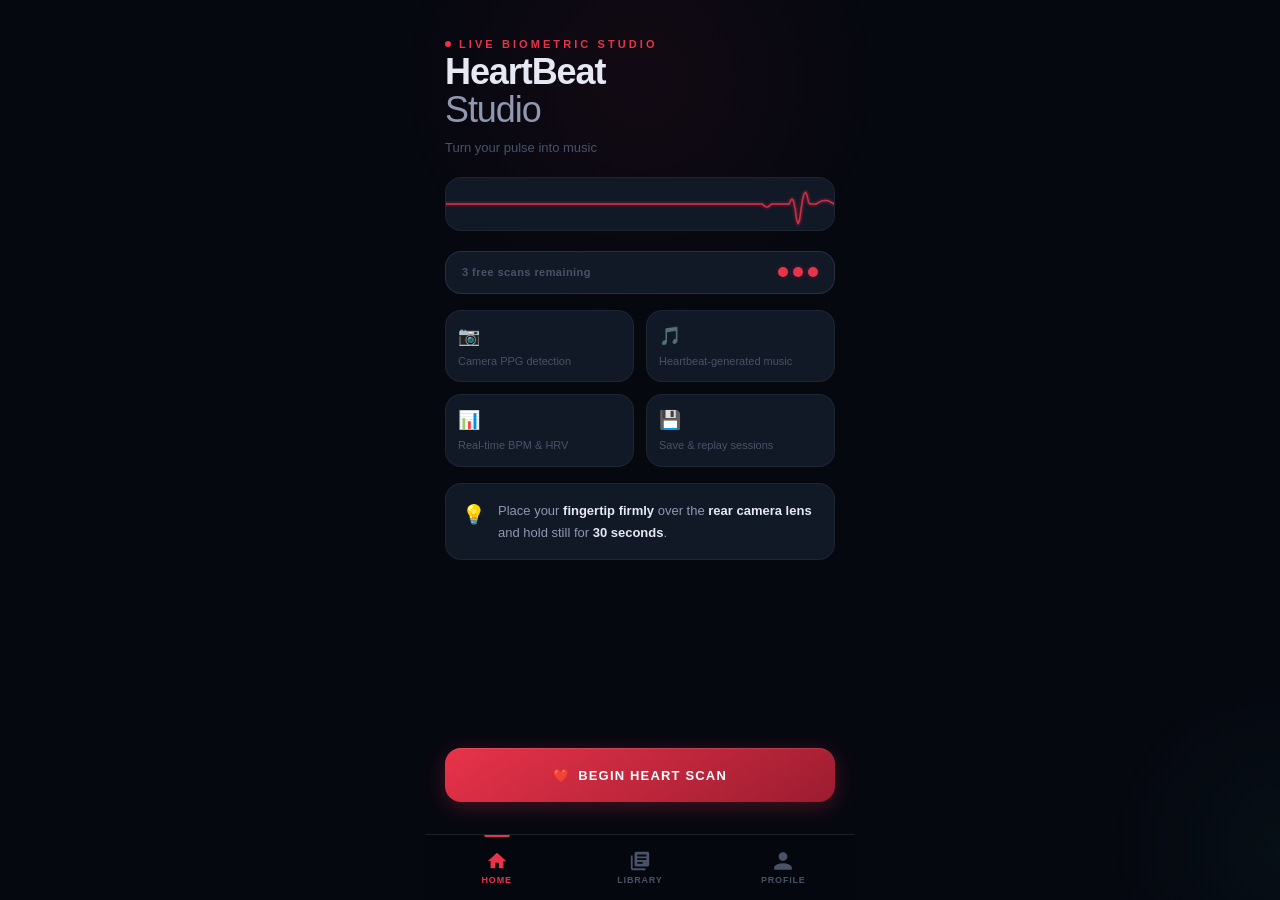
<file: app.html>
<!DOCTYPE html>
<html lang="en">
<head>
  <meta charset="UTF-8">
  <meta http-equiv="Cache-Control" content="no-cache, no-store, must-revalidate">
  <meta http-equiv="Pragma" content="no-cache">
  <meta http-equiv="Expires" content="0">
  <meta name="viewport" content="width=device-width, initial-scale=1.0, maximum-scale=1.0, user-scalable=no, viewport-fit=cover">
  <meta name="description" content="Detect your heartbeat with your phone camera and transform it into personalised music.">
  <meta name="theme-color" content="#060810">
  <meta name="apple-mobile-web-app-capable" content="yes">
  <meta name="apple-mobile-web-app-status-bar-style" content="black-translucent">
  <meta name="apple-mobile-web-app-title" content="HB Studio">
  <meta name="mobile-web-app-capable" content="yes">
  <title>HeartBeat Studio</title>
  <style>
/* ================================================================
   HeartBeat Studio — styles.css v3
   Premium health-tech. Mobile-first. WCAG AA.
   Aesthetic: Clinical Precision — deep charcoal, vital crimson,
   surgical whitespace. Like Apple Health × Withings.
================================================================ */

/* ── TOKENS ───────────────────────────────────────────────── */
:root {
  /* Backgrounds */
  --bg:        #060810;
  --bg1:       #0b0f1a;
  --surf:      #111826;
  --surf2:     #171f30;
  --surf3:     #1d2840;

  /* Borders */
  --bdr:       rgba(255,255,255,0.06);
  --bdr2:      rgba(255,255,255,0.10);
  --bdr3:      rgba(255,255,255,0.16);

  /* Primary — vital crimson */
  --red:       #e8334a;
  --red-hi:    #ff4d66;
  --red-glow:  rgba(232,51,74,0.26);
  --red-dim:   rgba(232,51,74,0.08);
  --red-tint:  rgba(232,51,74,0.13);

  /* Accent: teal (calm / success) */
  --teal:      #29d4a8;
  --teal-dim:  rgba(41,212,168,0.09);
  --teal-bdr:  rgba(41,212,168,0.28);

  /* Accent: amber (warning / normal) */
  --amber:     #e8a430;
  --amber-dim: rgba(232,164,48,0.09);
  --amber-bdr: rgba(232,164,48,0.28);

  /* Text */
  --tx:        #e6e9f4;
  --tx2:       #8f98b0;
  --tx3:       #4a5268;

  /* Font */
  --font: 'Helvetica Neue', Helvetica, Arial, sans-serif;

  /* Type scale */
  --ts-2xs: 9px;  --ts-xs: 11px; --ts-sm: 13px;
  --ts-md:  15px; --ts-lg: 19px; --ts-xl: 26px;
  --ts-2xl: 36px; --ts-hero: 82px;

  /* Spacing */
  --s1:4px; --s2:8px; --s3:12px; --s4:16px;
  --s5:20px; --s6:24px; --s8:32px; --s10:40px; --s12:48px;

  /* Radius */
  --r2: 6px; --r3: 10px; --r4: 16px; --r5: 22px; --r6: 28px; --rf: 9999px;

  /* Motion */
  --ease: cubic-bezier(.25,.46,.45,.94);
  --fast: 130ms; --std: 240ms; --slow: 380ms;

  /* Layout */
  --maxw:   430px;
  --navh:   66px;
  --st:     env(safe-area-inset-top,    0px);
  --sb:     env(safe-area-inset-bottom, 0px);
  --sl:     env(safe-area-inset-left,   0px);
  --sr:     env(safe-area-inset-right,  0px);
}

/* ── RESET ────────────────────────────────────────────────── */
*, *::before, *::after {
  box-sizing: border-box; margin: 0; padding: 0;
  -webkit-tap-highlight-color: transparent;
}
html {
  background: var(--bg); -webkit-text-size-adjust: 100%;
  text-size-adjust: 100%; height: 100%;
}
body {
  font-family: var(--font); font-size: var(--ts-sm);
  line-height: 1.5; color: var(--tx); background: var(--bg);
  overflow-x: hidden; overscroll-behavior: none;
  min-height: 100dvh; -webkit-font-smoothing: antialiased;
}

/* ── FOCUS ────────────────────────────────────────────────── */
:focus-visible {
  outline: 2px solid var(--red); outline-offset: 3px;
  border-radius: var(--r2);
}

/* ── SKIP LINK ────────────────────────────────────────────── */
.skip { position:absolute; top:-999px; left:var(--s4);
  background:var(--red); color:#fff; padding:var(--s2) var(--s4);
  border-radius:var(--r3); font-size:var(--ts-sm); font-weight:600;
  text-decoration:none; z-index:9000; transition:top var(--fast); }
.skip:focus { top:var(--s4); }

/* ── AMBIENT GLOW ─────────────────────────────────────────── */
.ambient {
  position:fixed; inset:0; pointer-events:none; z-index:0; overflow:hidden;
}
.ambient::before {
  content:''; position:absolute; top:-20%; left:50%;
  transform:translateX(-50%);
  width:520px; height:520px;
  background:radial-gradient(ellipse, rgba(232,51,74,.06) 0%, transparent 65%);
  animation:breathe 9s ease-in-out infinite;
}
.ambient::after {
  content:''; position:absolute; bottom:-15%; right:-15%;
  width:380px; height:380px;
  background:radial-gradient(ellipse, rgba(41,212,168,.04) 0%, transparent 65%);
  animation:breathe 12s ease-in-out infinite reverse;
}
@keyframes breathe {
  0%,100%{opacity:.5;transform:translateX(-50%) scale(1)}
  50%{opacity:1;transform:translateX(-50%) scale(1.1)}
}

/* ── APP SHELL ────────────────────────────────────────────── */
.app {
  position:relative; z-index:1; width:100%;
  max-width:var(--maxw); margin:0 auto; min-height:100dvh;
}

/* ── SCREENS ──────────────────────────────────────────────── */
.screen {
  display:none; flex-direction:column; min-height:100dvh;
  padding:
    calc(var(--st) + var(--s5))
    calc(var(--sr) + var(--s5))
    calc(var(--navh) + var(--sb) + var(--s8))
    calc(var(--sl) + var(--s5));
  overflow-y:auto; -webkit-overflow-scrolling:touch;
}
.screen.active { display:flex; }
#scrScan  { padding-bottom: calc(var(--sb) + var(--s10)); }
#scrError { justify-content:center; padding-bottom:calc(var(--sb) + var(--s8)); }

/* ── NAV BAR ──────────────────────────────────────────────── */
nav.main-nav {
  position:fixed; bottom:0; left:50%; transform:translateX(-50%);
  width:100%; max-width:var(--maxw);
  height:calc(var(--navh) + var(--sb));
  padding-bottom:var(--sb);
  background:rgba(6,8,16,.93);
  backdrop-filter:blur(28px) saturate(1.6);
  -webkit-backdrop-filter:blur(28px) saturate(1.6);
  border-top:1px solid var(--bdr2);
  display:flex; z-index:200;
}
.nav__tab {
  flex:1; display:flex; flex-direction:column;
  align-items:center; justify-content:center; gap:3px;
  background:none; border:none; color:var(--tx3);
  font-family:var(--font); font-size:var(--ts-2xs);
  font-weight:600; letter-spacing:.09em; text-transform:uppercase;
  cursor:pointer; padding:var(--s2) var(--s1); position:relative;
  transition:color var(--fast) var(--ease);
}
.nav__icon { font-size:21px; line-height:1; transition:transform var(--fast); }
.nav__tab:active .nav__icon { transform:scale(.88); }
.nav__tab.active { color:var(--red); }
.nav__tab.active::after {
  content:''; position:absolute; top:0; left:50%;
  transform:translateX(-50%);
  width:26px; height:2px; background:var(--red);
  border-radius:0 0 var(--rf) var(--rf);
}
/* scan-tab hero button removed — scan is not in navigation */
.nav__badge {
  position:absolute; top:4px; right:calc(50% - 22px);
  background:var(--red); color:#fff; font-size:8px; font-weight:700;
  min-width:15px; height:15px; border-radius:var(--rf);
  display:flex; align-items:center; justify-content:center;
  padding:0 3px; border:2px solid var(--bg);
}

/* ── TYPOGRAPHY ───────────────────────────────────────────── */
.eyebrow {
  font-size:var(--ts-xs); letter-spacing:.28em;
  text-transform:uppercase; color:var(--red);
  font-weight:600; display:flex; align-items:center; gap:var(--s2);
}
.page-h {
  font-size:var(--ts-2xl); font-weight:800;
  letter-spacing:-.03em; line-height:1.07; color:var(--tx);
}
.page-h em { font-style:normal; font-weight:300; color:var(--tx2); }
.page-sub { font-size:var(--ts-sm); color:var(--tx3); margin-top:var(--s2); }

/* ── BUTTONS ──────────────────────────────────────────────── */
.btn {
  display:inline-flex; align-items:center; justify-content:center;
  gap:var(--s2); width:100%; min-height:54px;
  padding:var(--s4) var(--s5); border:none; border-radius:var(--r4);
  font-family:var(--font); font-size:var(--ts-sm); font-weight:700;
  letter-spacing:.09em; text-transform:uppercase;
  cursor:pointer; -webkit-user-select:none; user-select:none;
  position:relative; overflow:hidden;
  transition:transform var(--fast) var(--ease), opacity var(--fast), box-shadow var(--fast);
}
.btn:active { transform:scale(.963); opacity:.92; }
.btn::after {
  content:''; position:absolute; inset:0;
  background:rgba(255,255,255,.07); opacity:0; transition:opacity var(--fast);
}
.btn:active::after { opacity:1; }
.btn-p {
  background:linear-gradient(148deg, var(--red) 0%, #9c1c30 100%);
  color:#fff; box-shadow:0 5px 22px var(--red-glow), inset 0 1px 0 rgba(255,255,255,.1);
}
.btn-p:hover { box-shadow:0 8px 30px var(--red-glow); }
.btn-s {
  background:var(--surf); color:var(--tx2);
  border:1px solid var(--bdr2);
}
.btn-ghost {
  background:none; border:none; color:var(--tx3);
  font-size:var(--ts-sm); font-weight:500;
  min-height:42px; padding:var(--s2) var(--s4);
}
/* Icon-only circular button */
.btn-ico {
  width:52px; min-height:52px; padding:0;
  border-radius:var(--rf); font-size:20px; flex-shrink:0;
}
.btn-ico.btn-p { box-shadow:0 4px 16px var(--red-glow); }
.btn-ico.playing {
  animation:playPulse 1.9s ease-in-out infinite;
}
@keyframes playPulse {
  0%,100%{box-shadow:0 4px 22px var(--red-glow),0 0 0 4px var(--red-tint)}
  50%    {box-shadow:0 6px 34px rgba(232,51,74,.5),0 0 0 8px rgba(232,51,74,.06)}
}
.btn-row { display:grid; gap:var(--s3); }
.btn-2   { grid-template-columns:1fr 1fr; }
.btn-2 .btn { font-size:11px; min-height:50px; letter-spacing:.05em; }

/* ── CARDS ────────────────────────────────────────────────── */
.card {
  background:var(--surf); border:1px solid var(--bdr);
  border-radius:var(--r5); padding:var(--s5);
}
.card-head {
  display:flex; align-items:center; gap:var(--s3);
  margin-bottom:var(--s4);
}
.card-head-icon { font-size:17px; flex-shrink:0; }
.card-title { font-size:var(--ts-md); font-weight:700; letter-spacing:-.01em; flex:1; }
.card-tag {
  font-size:var(--ts-xs); color:var(--tx3); border:1px solid var(--bdr2);
  border-radius:var(--rf); padding:3px 9px; letter-spacing:.07em; font-weight:500;
}

/* ── CHIPS ────────────────────────────────────────────────── */
.chip {
  display:inline-flex; align-items:center; gap:4px;
  font-size:var(--ts-xs); font-weight:600; padding:4px 10px;
  border-radius:var(--rf); border:1px solid var(--bdr);
  background:var(--surf2); color:var(--tx3);
  letter-spacing:.04em; white-space:nowrap;
}
.chip-v { color:var(--red-hi); border-color:var(--red-tint); background:var(--red-dim); }
.chip-t { color:var(--teal); border-color:var(--teal-bdr); background:var(--teal-dim); }
.chip-a { color:var(--amber); border-color:var(--amber-bdr); background:var(--amber-dim); }

/* ── BLINK DOT ────────────────────────────────────────────── */
.dot {
  display:inline-block; width:6px; height:6px;
  border-radius:50%; background:var(--red);
  animation:blink 1.1s ease-in-out infinite;
}
@keyframes blink { 0%,100%{opacity:1} 50%{opacity:.1} }

/* ═══════════════════════════════════════════════════════════
   HOME SCREEN
═══════════════════════════════════════════════════════════ */
.home-hd { padding-top:var(--s4); padding-bottom:var(--s5); }

/* ECG strip */
.ecg-strip {
  width:100%; height:54px; display:block;
  border-radius:var(--r4);
  background:var(--surf); border:1px solid var(--bdr);
  margin-bottom:var(--s5);
}

.feature-grid {
  display:grid; grid-template-columns:1fr 1fr;
  gap:var(--s3); margin-bottom:var(--s4);
}
.feat {
  background:var(--surf); border:1px solid var(--bdr);
  border-radius:var(--r4); padding:var(--s3);
  display:flex; flex-direction:column; gap:var(--s1);
}
.feat-icon { font-size:18px; }
.feat-lbl  { font-size:var(--ts-xs); color:var(--tx3); line-height:1.45; }

.how-to {
  background:var(--surf); border:1px solid var(--bdr);
  border-radius:var(--r4); padding:var(--s4);
  display:flex; gap:var(--s3); align-items:flex-start;
  margin-bottom:var(--s5);
}
.how-to-icon { font-size:19px; flex-shrink:0; padding-top:1px; }
.how-to-txt  { font-size:var(--ts-sm); color:var(--tx2); line-height:1.65; }
.how-to-txt strong { color:var(--tx); font-weight:600; }

.cta-anchor { margin-top:auto; }

/* ═══════════════════════════════════════════════════════════
   SCAN SCREEN
═══════════════════════════════════════════════════════════ */
.scan-hd {
  text-align:center;
  padding:var(--s6) 0 var(--s5); flex-shrink:0;
}
.scan-lbl {
  font-size:var(--ts-xs); letter-spacing:.26em; text-transform:uppercase;
  color:var(--red); font-weight:600;
  display:flex; align-items:center; justify-content:center;
  gap:var(--s2); margin-bottom:var(--s2);
}
.scan-title {
  font-size:var(--ts-xl); font-weight:800; letter-spacing:-.025em;
}

/* Camera */
.cam-wrap {
  position:relative; width:156px; height:156px;
  margin:0 auto var(--s5); flex-shrink:0;
}
.cam-vid {
  width:100%; height:100%; border-radius:50%;
  object-fit:cover; transform:scaleX(-1); display:block;
}
.cam-ring {
  position:absolute; inset:-4px; border-radius:50%;
  border:2px solid var(--red);
  box-shadow:0 0 0 5px var(--red-tint), 0 0 26px var(--red-glow);
}
.cam-spin {
  position:absolute; inset:-10px; border-radius:50%;
  border:2px solid transparent;
  border-top-color:var(--red);
  animation:spin 1.05s linear infinite;
}
@keyframes spin { to{transform:rotate(360deg)} }

/* Feedback strip */
.sig-strip {
  display:flex; align-items:flex-start; gap:var(--s3);
  background:var(--surf); border:1px solid var(--bdr);
  border-radius:var(--r4); padding:var(--s3) var(--s4);
  font-size:var(--ts-sm); color:var(--tx2); line-height:1.5;
  margin-bottom:var(--s3);
  transition:border-color var(--std), background var(--std), color var(--std);
}
.sig-strip.warn { border-color:var(--amber-bdr); background:var(--amber-dim); color:var(--amber); }
.sig-strip.good { border-color:var(--teal-bdr);  background:var(--teal-dim);  color:var(--teal); }
.strip-icon { font-size:14px; flex-shrink:0; padding-top:2px; }

/* Signal bars */
.signal-row {
  display:flex; align-items:center; gap:var(--s2);
  margin-bottom:var(--s4);
}
.sig-lbl {
  font-size:var(--ts-xs); color:var(--tx3); font-weight:600;
  letter-spacing:.1em; text-transform:uppercase; white-space:nowrap; min-width:44px;
}
.sig-bars { display:flex; gap:3px; align-items:flex-end; }
.sig-bar  {
  width:5px; border-radius:3px; background:var(--surf3);
  transition:background var(--fast), height var(--std);
}
.sig-bar.lit { background:var(--teal); }
.sig-bar:nth-child(1){height:6px} .sig-bar:nth-child(2){height:9px}
.sig-bar:nth-child(3){height:13px} .sig-bar:nth-child(4){height:17px}
.sig-bar:nth-child(5){height:21px}
.sig-txt { font-size:var(--ts-xs); color:var(--teal); font-weight:600; min-width:54px; }

/* Live BPM */
.bpm-row {
  display:flex; align-items:center; justify-content:center;
  gap:var(--s4); margin-bottom:var(--s4);
}
.bpm-num {
  font-size:var(--ts-hero); font-weight:800;
  letter-spacing:-.06em; line-height:1;
  color:var(--red); text-shadow:0 0 20px var(--red-glow);
  min-width:92px; text-align:center;
  transition:color var(--std), text-shadow var(--std);
}
.bpm-col { display:flex; flex-direction:column; gap:var(--s2); }
.bpm-unit {
  font-size:var(--ts-xs); letter-spacing:.18em;
  text-transform:uppercase; color:var(--tx3); font-weight:600;
}
.bpm-pill {
  font-size:var(--ts-xs); font-weight:700;
  padding:4px 10px; border-radius:var(--rf);
  border:1px solid currentColor; white-space:nowrap;
  letter-spacing:.05em; background:var(--red-dim); color:var(--red);
  transition:color var(--std), background var(--std);
}
.bpm-pill.normal   { background:var(--teal-dim);  color:var(--teal); }
.bpm-pill.elevated { background:var(--amber-dim); color:var(--amber); }
.bpm-pill.low      { background:var(--surf2);     color:var(--tx2); }

/* Waveform canvas */
.wave-c {
  width:100%; height:70px; display:block;
  border-radius:var(--r4); background:var(--surf);
  border:1px solid var(--bdr); margin-bottom:var(--s4);
}

/* Scan progress */
.scan-prog { margin-bottom:var(--s4); }
.scan-prog-row {
  display:flex; justify-content:space-between;
  font-size:var(--ts-xs); color:var(--tx3); font-weight:500; margin-bottom:var(--s2);
}
.prog-track {
  height:3px; background:var(--surf3);
  border-radius:var(--rf); overflow:hidden;
}
.prog-fill {
  height:100%;
  background:linear-gradient(90deg, var(--red), var(--amber));
  border-radius:var(--rf); width:0%;
  transition:width .6s linear;
}

/* ═══════════════════════════════════════════════════════════
   RESULTS SCREEN
═══════════════════════════════════════════════════════════ */
.res-hd { padding-top:var(--s4); padding-bottom:var(--s4); }

/* BPM hero */
.res-hero {
  display:flex; flex-direction:column;
  align-items:center; margin-bottom:var(--s5);
}
.pulse-rings {
  position:relative; width:70px; height:70px;
  display:flex; align-items:center; justify-content:center;
  margin-bottom:var(--s3);
}
.pulse-ring {
  position:absolute; border-radius:50%;
  border:1.5px solid var(--red); opacity:0;
  animation:ringOut 2.6s ease-out infinite;
}
.pulse-ring:nth-child(1){width:22px;height:22px;animation-delay:0s}
.pulse-ring:nth-child(2){width:44px;height:44px;animation-delay:.65s}
.pulse-ring:nth-child(3){width:68px;height:68px;animation-delay:1.3s}
@keyframes ringOut{0%{transform:scale(.35);opacity:.9}100%{transform:scale(1);opacity:0}}
.pulse-core {
  width:17px; height:17px; background:var(--red); border-radius:50%;
  box-shadow:0 0 14px var(--red-glow);
  animation:corePulse 2.6s ease-in-out infinite; z-index:1;
}
@keyframes corePulse{0%,100%{transform:scale(1)}50%{transform:scale(1.35)}}
.res-bpm {
  font-size:var(--ts-hero); font-weight:800;
  letter-spacing:-.055em; line-height:1;
  background:linear-gradient(155deg,#fff 15%,var(--red) 85%);
  -webkit-background-clip:text; -webkit-text-fill-color:transparent;
  background-clip:text;
}
.res-bpm-lbl {
  font-size:var(--ts-xs); letter-spacing:.22em;
  text-transform:uppercase; color:var(--tx3); font-weight:600; margin-top:var(--s1);
}

/* Name input */
.name-field {
  display:flex; align-items:center; gap:var(--s3);
  background:var(--surf); border:1.5px solid var(--bdr2);
  border-radius:var(--r4); padding:0 var(--s4); margin-bottom:var(--s3);
  transition:border-color var(--fast);
}
.name-field:focus-within { border-color:var(--red); }
.name-input {
  flex:1; background:none; border:none; outline:none;
  color:var(--tx); font-family:var(--font);
  font-size:var(--ts-sm); padding:var(--s4) 0;
}
.name-input::placeholder { color:var(--tx3); }

/* Generating banner */
.gen-banner {
  display:flex; align-items:center; gap:var(--s3);
  background:var(--amber-dim); border:1px solid var(--amber-bdr);
  border-radius:var(--r4); padding:var(--s3) var(--s4);
  font-size:var(--ts-sm); color:var(--amber); margin-bottom:var(--s3);
  animation:slideUp var(--std) var(--ease);
}
@keyframes slideUp{from{opacity:0;transform:translateY(5px)}to{opacity:1;transform:none}}
.gen-dot {
  width:7px;height:7px;border-radius:50%;background:var(--amber);flex-shrink:0;
  animation:gdot .72s ease-in-out infinite;
}
@keyframes gdot{0%,100%{opacity:1;transform:scale(1)}50%{opacity:.2;transform:scale(.42)}}

/* Wellness card */
.wellness {
  background:var(--surf); border:1px solid var(--bdr);
  border-left:3px solid transparent;
  border-radius:var(--r5); padding:var(--s4) var(--s5); margin-bottom:var(--s3);
}
.wellness.calm   { border-left-color:var(--teal); }
.wellness.normal { border-left-color:var(--amber); }
.wellness.stress { border-left-color:var(--red); }
.wellness-badge {
  display:inline-flex; align-items:center;
  font-size:var(--ts-xs); font-weight:700;
  padding:5px 12px; border-radius:var(--rf);
  border:1px solid currentColor; margin-bottom:var(--s2);
  letter-spacing:.05em;
}
.wellness-badge.calm   { color:var(--teal);  background:var(--teal-dim); }
.wellness-badge.normal { color:var(--amber); background:var(--amber-dim); }
.wellness-badge.stress { color:var(--red);   background:var(--red-dim); }
.wellness-desc { font-size:var(--ts-xs); color:var(--tx2); line-height:1.65; }

/* Metrics */
.metrics {
  display:grid; grid-template-columns:repeat(3,1fr);
  gap:var(--s2); margin-bottom:var(--s3);
}
.met {
  background:var(--surf); border:1px solid var(--bdr);
  border-radius:var(--r4); padding:var(--s3) var(--s2); text-align:center;
}
.met-val {
  font-size:var(--ts-xl); font-weight:800;
  letter-spacing:-.03em; line-height:1; color:var(--tx);
}
.met-lbl {
  font-size:var(--ts-2xs); letter-spacing:.1em;
  text-transform:uppercase; color:var(--tx3); font-weight:600; margin-top:var(--s1);
}

/* Player */
.player-wave {
  width:100%; height:48px; display:block;
  border-radius:var(--r2); margin-bottom:var(--s3);
}
.player-row {
  display:flex; align-items:center; gap:var(--s3); margin-bottom:var(--s3);
}
.player-info { flex:1; min-width:0; }
.player-title {
  font-size:var(--ts-sm); font-weight:700; letter-spacing:-.01em;
  color:var(--tx); white-space:nowrap; overflow:hidden; text-overflow:ellipsis;
}
.player-sub { font-size:var(--ts-xs); color:var(--tx3); margin-top:2px; }
.player-dur {
  font-size:var(--ts-xs); font-weight:700;
  color:var(--teal); border:1px solid var(--teal-bdr);
  border-radius:var(--rf); padding:3px 8px; flex-shrink:0;
}

/* Playback bar */
.pb-bar { margin-bottom:var(--s3); }
.pb-track {
  height:3px; background:var(--surf3);
  border-radius:var(--rf); overflow:hidden; margin-bottom:var(--s2);
}
.pb-fill {
  height:100%;
  background:linear-gradient(90deg, var(--red), var(--amber));
  border-radius:var(--rf); width:0%; transition:width 1s linear;
}
.pb-times {
  display:flex; justify-content:space-between;
  font-size:var(--ts-2xs); color:var(--tx3); font-weight:500;
}

/* Tempo */
.tempo-row { display:flex; align-items:center; gap:var(--s3); }
.tempo-lbl { font-size:var(--ts-xs); color:var(--tx3); font-weight:600; min-width:44px; }
input[type=range] {
  flex:1; -webkit-appearance:none; appearance:none;
  height:3px; background:var(--surf3); border-radius:var(--rf); outline:none;
}
input[type=range]::-webkit-slider-thumb {
  -webkit-appearance:none; width:18px; height:18px;
  border-radius:50%; background:var(--red);
  box-shadow:0 0 8px var(--red-glow); cursor:pointer;
}
input[type=range]::-moz-range-thumb {
  width:18px; height:18px; border-radius:50%;
  background:var(--red); border:none; cursor:pointer;
}
.tempo-val { font-size:var(--ts-xs); color:var(--red); font-weight:700; min-width:26px; text-align:right; }

/* ═══════════════════════════════════════════════════════════
   LIBRARY SCREEN
═══════════════════════════════════════════════════════════ */
.lib-hd {
  display:flex; align-items:flex-end; justify-content:space-between;
  padding:var(--s6) 0 var(--s5); flex-shrink:0;
}
.lib-title {
  font-size:var(--ts-2xl); font-weight:800;
  letter-spacing:-.03em; line-height:1.05;
}
.lib-title em { font-style:normal; font-weight:300; color:var(--tx2); }
.lib-count { font-size:var(--ts-xs); color:var(--tx3); font-weight:600; padding-bottom:4px; letter-spacing:.06em; }

/* Empty state */
.empty {
  display:flex; flex-direction:column; align-items:center;
  text-align:center; padding:var(--s12) var(--s6) var(--s8);
  gap:var(--s3); flex:1;
}
/* hidden attribute must beat display:flex */
[hidden] { display:none !important; }
.empty-icon { font-size:54px; opacity:.22; }
.empty-title { font-size:var(--ts-lg); font-weight:800; letter-spacing:-.02em; }
.empty-desc { font-size:var(--ts-sm); color:var(--tx3); line-height:1.65; max-width:260px; }
.empty .btn { width:auto; padding:var(--s3) var(--s8); min-height:46px; }

/* Session cards */
.sess-card {
  background:var(--surf); border:1px solid var(--bdr);
  border-left:3px solid transparent; border-radius:var(--r5);
  padding:var(--s4) var(--s5); margin-bottom:var(--s3);
  animation:cardIn var(--std) var(--ease);
}
@keyframes cardIn{from{opacity:0;transform:translateY(6px)}to{opacity:1;transform:none}}
.sess-card.calm   { border-left-color:var(--teal); }
.sess-card.normal { border-left-color:var(--amber); }
.sess-card.stress { border-left-color:var(--red); }

.sess-top {
  display:flex; align-items:flex-start;
  gap:var(--s2); margin-bottom:var(--s3);
}
.sess-name {
  flex:1; min-width:0; font-size:var(--ts-md); font-weight:700;
  letter-spacing:-.01em; line-height:1.25; color:var(--tx);
}
.sess-name-edit {
  display:none; flex:1; min-width:0;
  background:var(--surf2); border:1.5px solid var(--bdr2);
  border-radius:var(--r3); padding:var(--s2) var(--s3);
  color:var(--tx); font-family:var(--font); font-size:var(--ts-sm); outline:none;
}
.sess-name-edit:focus { border-color:var(--red); }
.sess-actions { display:flex; gap:var(--s2); flex-shrink:0; }
.sess-btn {
  width:32px; height:32px; border-radius:var(--r3);
  border:1px solid var(--bdr); background:var(--surf2);
  color:var(--tx3); font-size:13px; cursor:pointer;
  display:flex; align-items:center; justify-content:center;
  transition:all var(--fast);
}
.sess-btn:hover { border-color:var(--bdr3); color:var(--tx); }
.sess-btn.playing { color:var(--red); border-color:var(--red); background:var(--red-dim); }
.sess-btn.del:hover { color:var(--red); border-color:var(--red); background:var(--red-dim); }
.sess-chips { display:flex; flex-wrap:wrap; gap:var(--s2); }

/* ═══════════════════════════════════════════════════════════
   ERROR SCREEN
═══════════════════════════════════════════════════════════ */
.err-card {
  background:var(--surf); border:1px solid rgba(232,51,74,.2);
  border-radius:var(--r6); padding:var(--s10) var(--s6);
  text-align:center; margin-bottom:var(--s5);
}
.err-icon { font-size:52px; display:block; margin-bottom:var(--s5); }
.err-title { font-size:var(--ts-xl); font-weight:800; letter-spacing:-.02em; margin-bottom:var(--s3); }
.err-msg   { font-size:var(--ts-sm); color:var(--tx2); line-height:1.7; }



/* ═══════════════════════════════════════════════════════════
   TOAST
═══════════════════════════════════════════════════════════ */
.toast {
  position:fixed;
  bottom:calc(var(--navh) + var(--sb) + var(--s3));
  left:50%; transform:translateX(-50%) translateY(10px);
  background:var(--surf3); border:1px solid var(--bdr3);
  border-radius:var(--rf); padding:var(--s3) var(--s5);
  font-size:var(--ts-sm); font-weight:500; color:var(--tx);
  opacity:0; pointer-events:none;
  transition:opacity var(--std) var(--ease), transform var(--std) var(--ease);
  z-index:400; white-space:nowrap;
  max-width:calc(100vw - var(--s10));
  overflow:hidden; text-overflow:ellipsis;
}
.toast.show  { opacity:1; transform:translateX(-50%) translateY(0); }
.toast.success { border-color:var(--teal-bdr); color:var(--teal); }
.toast.warn    { border-color:var(--amber-bdr); color:var(--amber); }
.toast.error   { border-color:var(--red);        color:var(--red-hi); }


/* ═══════════════════════════════════════════════════════════
   v4 — SCAN SCREEN ADDITIONS
═══════════════════════════════════════════════════════════ */

/* BPM trend row */
.trend-row {
  display:flex; align-items:center; gap:var(--s2);
  padding:var(--s2) var(--s1); margin-bottom:var(--s2);
  font-size:var(--ts-xs); font-weight:700;
  letter-spacing:.06em; text-transform:uppercase;
  transition:color var(--std);
}
.trend-icon { font-size:15px; line-height:1; }
.trend-txt  { flex:1; }
.hrv-live   {
  font-size:var(--ts-xs); color:var(--tx3); font-weight:600;
  margin-left:auto; letter-spacing:.04em;
  background:var(--surf); border:1px solid var(--bdr);
  border-radius:var(--rf); padding:3px 9px;
}
.trend-rising  { color:var(--red);   }
.trend-falling { color:var(--teal);  }
.trend-stable  { color:var(--tx3);   }

/* Heartbeat timeline strip */
.timeline-strip {
  display:flex; gap:5px; align-items:center;
  min-height:12px; margin-bottom:var(--s3);
  padding:0 var(--s1);
}
.tl-dot {
  width:8px; height:8px; border-radius:50%;
  opacity:0; flex-shrink:0;
  animation:tlDotIn .4s var(--ease) forwards;
}
@keyframes tlDotIn { to { opacity:1; transform:scale(1); } from { opacity:0; transform:scale(0.3); } }
.tl-dot.tl-calm     { background:var(--teal); }
.tl-dot.tl-balanced { background:var(--amber); }
.tl-dot.tl-stressed { background:var(--red);   }
.tl-dot.tl-normal   { background:var(--amber); }
.tl-dot.tl-stress   { background:var(--red);   }

/* Beat flash — waveform canvas border lights up on each detected peak */
.wave-c {
  transition: border-color .28s var(--ease), box-shadow .28s var(--ease);
}
.wave-c.beat-flash {
  border-color: var(--red) !important;
  box-shadow: 0 0 12px var(--red-glow);
  transition: none;
}

/* BPM number pulse on each beat */
.bpm-num.bpm-beat {
  animation: bpmBeat .26s var(--ease);
}
@keyframes bpmBeat {
  0%   { transform:scale(1);    }
  40%  { transform:scale(1.08); }
  100% { transform:scale(1);    }
}

/* ═══════════════════════════════════════════════════════════
   v4 — RESULTS SCREEN ADDITIONS
═══════════════════════════════════════════════════════════ */

/* Evolution stage badge */
.stage-badge {
  display:inline-flex; align-items:center; gap:var(--s2);
  background:var(--surf); border:1px solid var(--bdr2);
  border-radius:var(--rf); padding:5px 13px;
  font-size:var(--ts-xs); color:var(--tx2); font-weight:700;
  letter-spacing:.07em; text-transform:uppercase;
  margin-bottom:var(--s3);
  transition:border-color var(--std), color var(--std);
}
.stage-badge.stage-new {
  border-color:var(--red-glow);
  color:var(--tx);
  animation:stagePop .55s var(--ease);
}
@keyframes stagePop {
  0%  { transform:scale(1); }
  40% { transform:scale(1.04); }
  100%{ transform:scale(1); }
}
.stage-dot {
  width:6px; height:6px; border-radius:50%;
  background:var(--red); flex-shrink:0;
  animation:blink 1.1s ease-in-out infinite;
}

/* Play button wrapper for beat ring positioning */
.play-btn-wrap {
  position:relative;
  display:flex; align-items:center; justify-content:center;
  flex-shrink:0;
}

/* Beat ring — expands outward on every audio beat */
.beat-ring {
  position:absolute;
  width:52px; height:52px;
  border-radius:50%;
  border:2px solid var(--red);
  pointer-events:none;
  opacity:0;
}
.beat-ring.flash {
  animation:beatRingFlash .42s cubic-bezier(.2,.6,.4,1) forwards;
}
@keyframes beatRingFlash {
  0%   { opacity:.75; transform:scale(1);   }
  100% { opacity:0;   transform:scale(2.0); }
}

/* ── UTILITIES ────────────────────────────────────────────── */
.sr-only {
  position:absolute;width:1px;height:1px;padding:0;margin:-1px;
  overflow:hidden;clip:rect(0,0,0,0);white-space:nowrap;border:0;
}
.mt-auto { margin-top:auto; }
.mb-3    { margin-bottom:var(--s3); }
.mb-4    { margin-bottom:var(--s4); }
.gap-4   { height:var(--s4); }
.gap-8   { height:var(--s8); }
.sep     { height:1px; background:var(--bdr); margin:var(--s4) 0; }

/* ── REDUCED MOTION ───────────────────────────────────────── */
@media (prefers-reduced-motion:reduce) {
  *,*::before,*::after { animation-duration:.01ms!important; transition-duration:.01ms!important; }
  .prog-fill,.pb-fill  { transition:none; }
}

/* ── HIGH CONTRAST ────────────────────────────────────────── */
@media (forced-colors:active) {
  .btn-p { background:ButtonText; color:ButtonFace; forced-color-adjust:none; }
  .wellness-badge, .chip { border-width:2px; }
}


/* ═══════════════════════════════════════════════════════════
   v5 — NAV: 3 TABS (no hero scan button)
═══════════════════════════════════════════════════════════ */

/* SVG nav icons */
.nav__svg { width:22px; height:22px; display:block; fill:currentColor; flex-shrink:0; }
.nav__tab:active .nav__svg { width:22px; height:22px; display:block; fill:currentColor; flex-shrink:0; }

/* ═══════════════════════════════════════════════════════════
   v5 — PROFILE SCREEN
═══════════════════════════════════════════════════════════ */

.prof-hd {
  padding: var(--s6) 0 var(--s5); flex-shrink: 0;
}

/* Avatar + Stats row */
.prof-hero {
  display: flex; align-items: center; gap: var(--s5);
  background: var(--surf); border: 1px solid var(--bdr);
  border-radius: var(--r5); padding: var(--s5);
  margin-bottom: var(--s4);
}
.prof-avatar {
  width: 64px; height: 64px; border-radius: 50%; flex-shrink: 0;
  background: linear-gradient(145deg, var(--red) 0%, #6b0e1c 100%);
  display: flex; align-items: center; justify-content: center;
  box-shadow: 0 4px 18px var(--red-glow);
}
.prof-avatar-letter {
  font-size: var(--ts-xl); font-weight: 800;
  color: #fff; line-height: 1; letter-spacing: -.02em;
}
.prof-stats {
  flex: 1; display: flex; align-items: center; justify-content: space-around;
}
.prof-stat { text-align: center; }
.prof-stat-val {
  font-size: var(--ts-xl); font-weight: 800;
  letter-spacing: -.03em; color: var(--tx); line-height: 1;
}
.prof-stat-lbl {
  font-size: var(--ts-2xs); letter-spacing: .09em;
  text-transform: uppercase; color: var(--tx3); font-weight: 600;
  margin-top: var(--s1);
}
.prof-stat-sep {
  width: 1px; height: 36px;
  background: var(--bdr2); flex-shrink: 0;
}

/* Subscription card */
.sub-card {
  display: flex; align-items: center; gap: var(--s4);
  background: linear-gradient(135deg, rgba(232,51,74,.10) 0%, rgba(232,51,74,.03) 100%);
  border: 1px solid rgba(232,51,74,.22);
  border-radius: var(--r5); padding: var(--s4) var(--s5);
  margin-bottom: var(--s5);
}
.sub-card-left { flex: 1; min-width: 0; }
.sub-pill {
  display: inline-flex; align-items: center;
  font-size: var(--ts-xs); font-weight: 700;
  letter-spacing: .08em; text-transform: uppercase;
  color: var(--amber); background: var(--amber-dim);
  border: 1px solid var(--amber-bdr);
  border-radius: var(--rf); padding: 3px 10px;
  margin-bottom: var(--s2);
}
.sub-pill.premium {
  color: var(--teal); background: var(--teal-dim); border-color: var(--teal-bdr);
}
.sub-desc {
  font-size: var(--ts-xs); color: var(--tx3); line-height: 1.6;
}
.btn-upgrade {
  flex-shrink: 0;
  background: linear-gradient(148deg, var(--red) 0%, #9c1c30 100%);
  color: #fff; border: none; border-radius: var(--r4);
  font-family: var(--font); font-size: var(--ts-xs); font-weight: 700;
  letter-spacing: .09em; text-transform: uppercase;
  padding: var(--s3) var(--s4); cursor: pointer;
  box-shadow: 0 4px 16px var(--red-glow);
  transition: transform var(--fast), box-shadow var(--fast);
  white-space: nowrap;
}
.btn-upgrade:active { transform: scale(.96); }

/* Profile sections */
.prof-section {
  margin-bottom: var(--s5);
}
.prof-section-title {
  font-size: var(--ts-sm); font-weight: 700;
  letter-spacing: .03em; color: var(--tx);
  margin-bottom: var(--s3);
}
.prof-section-sub {
  font-size: var(--ts-xs); color: var(--tx3); margin-bottom: var(--s4);
  line-height: 1.55;
}
.prof-field {
  margin-bottom: var(--s3);
}
.prof-field-row {
  display: flex; gap: var(--s3); margin-bottom: var(--s3);
}
.prof-field-half { flex: 1; min-width: 0; }
.prof-label {
  display: block; font-size: var(--ts-xs); font-weight: 600;
  color: var(--tx3); letter-spacing: .06em; text-transform: uppercase;
  margin-bottom: var(--s2);
}
.prof-opt { font-weight: 400; text-transform: none; letter-spacing: 0; }
.prof-input {
  width: 100%; background: var(--surf); border: 1.5px solid var(--bdr2);
  border-radius: var(--r4); padding: var(--s3) var(--s4);
  color: var(--tx); font-family: var(--font); font-size: var(--ts-sm);
  outline: none; transition: border-color var(--fast);
  -webkit-appearance: none; appearance: none;
}
.prof-input:focus { border-color: var(--red); }
.prof-input::placeholder { color: var(--tx3); }
.prof-select { cursor: pointer; }
.prof-select option { background: var(--surf2); }

/* Goal grid */
.goal-grid {
  display: grid; grid-template-columns: 1fr 1fr;
  gap: var(--s3);
}
.goal-btn {
  display: flex; flex-direction: column; align-items: center;
  gap: var(--s2); padding: var(--s4) var(--s3);
  background: var(--surf); border: 1.5px solid var(--bdr2);
  border-radius: var(--r4); cursor: pointer;
  transition: border-color var(--std), background var(--std), transform var(--fast);
}
.goal-btn:active { transform: scale(.97); }
.goal-btn[aria-checked="true"] {
  border-color: var(--red); background: var(--red-dim);
}
.goal-icon { font-size: 26px; line-height: 1; }
.goal-lbl {
  font-size: var(--ts-xs); font-weight: 700;
  color: var(--tx2); text-align: center; line-height: 1.3;
  letter-spacing: .02em;
}
.goal-btn[aria-checked="true"] .goal-lbl { color: var(--tx); }

/* App info footer */
.app-info {
  text-align: center; padding: var(--s5) 0 var(--s3);
  border-top: 1px solid var(--bdr);
}
.app-info-name {
  font-size: var(--ts-xs); font-weight: 700;
  letter-spacing: .18em; text-transform: uppercase;
  color: var(--tx3); margin-bottom: var(--s1);
}
.app-info-ver { font-size: var(--ts-xs); color: var(--tx3); }
.app-info-link {
  color: var(--red); cursor: pointer; text-decoration: underline;
}

/* ── LIBRARY: inline edit Save button ────────────────────── */
.sess-save-btn {
  display: none;
  height: 32px; padding: 0 var(--s3);
  border-radius: var(--r3);
  border: none; background: var(--red); color: #fff;
  font-family: var(--font); font-size: var(--ts-xs);
  font-weight: 700; letter-spacing: .04em;
  cursor: pointer; flex-shrink: 0; white-space: nowrap;
  transition: opacity var(--fast);
}
.sess-save-btn:active { opacity: .8; }


/* ═══════════════════════════════════════════════════════════
   v5 ADDITIONS
═══════════════════════════════════════════════════════════ */

/* NAV — svg icons */
.nav__svg { width:22px; height:22px; display:block; fill:currentColor; flex-shrink:0; }
.nav__tab:active .nav__svg { width:22px; height:22px; display:block; fill:currentColor; flex-shrink:0; }

/* ── USAGE BAR ─────────────────────────────────────────────── */
.usage-bar {
  background: var(--surf); border: 1px solid var(--bdr2);
  border-radius: var(--r4); padding: var(--s3) var(--s4);
  margin-bottom: var(--s4);
  animation: slideUp var(--std) var(--ease);
}
.usage-bar-inner { display: flex; align-items: center; justify-content: space-between; gap: var(--s3); }
.usage-bar-label { font-size: var(--ts-xs); color: var(--tx3); font-weight: 600; letter-spacing: .04em; }
.usage-chips { display: flex; gap: 5px; }
.usage-dot {
  width: 10px; height: 10px; border-radius: 50%;
  background: var(--red); box-shadow: 0 0 6px var(--red-glow);
  transition: background var(--std);
}
.usage-dot.used { background: var(--surf3); box-shadow: none; }

/* ── VOLUME ROW ────────────────────────────────────────────── */
.vol-row { margin-top: var(--s3); padding-top: var(--s3); border-top: 1px solid var(--bdr); }
.vol-icon { width: 14px; height: 14px; fill: currentColor; vertical-align: middle; }

/* ── PROFILE SCREEN ────────────────────────────────────────── */
.prof-hd { padding: var(--s6) 0 var(--s5); flex-shrink: 0; }

.prof-hero {
  display: flex; align-items: center; gap: var(--s5);
  background: var(--surf); border: 1px solid var(--bdr);
  border-radius: var(--r5); padding: var(--s5); margin-bottom: var(--s4);
}
.prof-avatar {
  width: 64px; height: 64px; border-radius: 50%; flex-shrink: 0;
  background: linear-gradient(145deg, var(--red) 0%, #6b0e1c 100%);
  display: flex; align-items: center; justify-content: center;
  box-shadow: 0 4px 18px var(--red-glow);
}
.prof-avatar-letter { font-size: var(--ts-xl); font-weight: 800; color: #fff; line-height: 1; }
.prof-stats { flex: 1; display: flex; align-items: center; justify-content: space-around; }
.prof-stat { text-align: center; }
.prof-stat-val { font-size: var(--ts-xl); font-weight: 800; letter-spacing: -.03em; color: var(--tx); line-height: 1; }
.prof-stat-lbl { font-size: var(--ts-2xs); letter-spacing: .09em; text-transform: uppercase; color: var(--tx3); font-weight: 600; margin-top: var(--s1); }
.prof-stat-sep { width: 1px; height: 36px; background: var(--bdr2); flex-shrink: 0; }

.sub-card {
  display: flex; align-items: center; gap: var(--s4);
  background: linear-gradient(135deg, rgba(232,51,74,.10) 0%, rgba(232,51,74,.03) 100%);
  border: 1px solid rgba(232,51,74,.22);
  border-radius: var(--r5); padding: var(--s4) var(--s5); margin-bottom: var(--s5);
}
.sub-card-left { flex: 1; min-width: 0; }
.sub-pill {
  display: inline-flex; font-size: var(--ts-xs); font-weight: 700;
  letter-spacing: .08em; text-transform: uppercase;
  color: var(--amber); background: var(--amber-dim); border: 1px solid var(--amber-bdr);
  border-radius: var(--rf); padding: 3px 10px; margin-bottom: var(--s2);
}
.sub-pill.premium { color: var(--teal); background: var(--teal-dim); border-color: var(--teal-bdr); }
.sub-desc { font-size: var(--ts-xs); color: var(--tx3); line-height: 1.6; }
.btn-upgrade {
  flex-shrink: 0;
  background: linear-gradient(148deg, var(--red) 0%, #9c1c30 100%);
  color: #fff; border: none; border-radius: var(--r4);
  font-family: var(--font); font-size: var(--ts-xs); font-weight: 700;
  letter-spacing: .09em; text-transform: uppercase;
  padding: var(--s3) var(--s4); cursor: pointer;
  box-shadow: 0 4px 16px var(--red-glow);
  transition: transform var(--fast), box-shadow var(--fast); white-space: nowrap;
}
.btn-upgrade:active { transform: scale(.96); }

.prof-section { margin-bottom: var(--s5); }
.prof-section-title { font-size: var(--ts-sm); font-weight: 700; color: var(--tx); margin-bottom: var(--s3); }
.prof-section-sub { font-size: var(--ts-xs); color: var(--tx3); margin-bottom: var(--s4); line-height: 1.55; }
.prof-field { margin-bottom: var(--s3); }
.prof-field-row { display: flex; gap: var(--s3); margin-bottom: var(--s3); }
.prof-field-half { flex: 1; min-width: 0; }
.prof-label { display: block; font-size: var(--ts-xs); font-weight: 600; color: var(--tx3); letter-spacing: .06em; text-transform: uppercase; margin-bottom: var(--s2); }
.prof-opt { font-weight: 400; text-transform: none; letter-spacing: 0; }
.prof-input {
  width: 100%; background: var(--surf); border: 1.5px solid var(--bdr2);
  border-radius: var(--r4); padding: var(--s3) var(--s4);
  color: var(--tx); font-family: var(--font); font-size: var(--ts-sm);
  outline: none; transition: border-color var(--fast);
  -webkit-appearance: none; appearance: none;
}
.prof-input:focus { border-color: var(--red); }
.prof-input::placeholder { color: var(--tx3); }
.prof-select { cursor: pointer; }
.prof-select option { background: var(--surf2); }

.goal-grid { display: grid; grid-template-columns: 1fr 1fr; gap: var(--s3); }
.goal-btn {
  display: flex; flex-direction: column; align-items: center; gap: var(--s2);
  padding: var(--s4) var(--s3);
  background: var(--surf); border: 1.5px solid var(--bdr2);
  border-radius: var(--r4); cursor: pointer;
  transition: border-color var(--std), background var(--std), transform var(--fast);
}
.goal-btn:active { transform: scale(.97); }
.goal-btn[aria-checked="true"] { border-color: var(--red); background: var(--red-dim); }
.goal-icon { font-size: 26px; line-height: 1; }
.goal-lbl { font-size: var(--ts-xs); font-weight: 700; color: var(--tx2); text-align: center; line-height: 1.3; }
.goal-btn[aria-checked="true"] .goal-lbl { color: var(--tx); }

.app-info { text-align: center; padding: var(--s5) 0 var(--s3); border-top: 1px solid var(--bdr); }
.app-info-name { font-size: var(--ts-xs); font-weight: 700; letter-spacing: .18em; text-transform: uppercase; color: var(--tx3); margin-bottom: var(--s1); }
.app-info-ver { font-size: var(--ts-xs); color: var(--tx3); }
.app-info-link { color: var(--red); cursor: pointer; text-decoration: underline; }

/* ── UPGRADE SCREEN ────────────────────────────────────────── */
.upgrade-wrap {
  display: flex; flex-direction: column; align-items: center;
  text-align: center; padding: var(--s8) 0; gap: var(--s4);
}
.upgrade-icon { font-size: 56px; line-height: 1; margin-bottom: var(--s2); }
.upgrade-title { font-size: var(--ts-2xl); font-weight: 800; letter-spacing: -.03em; line-height: 1.1; }
.upgrade-sub { font-size: var(--ts-sm); color: var(--tx2); line-height: 1.7; max-width: 300px; }

.upgrade-price-card {
  background: linear-gradient(145deg, rgba(232,51,74,.12) 0%, rgba(232,51,74,.04) 100%);
  border: 1.5px solid rgba(232,51,74,.28); border-radius: var(--r5);
  padding: var(--s5) var(--s8); margin: var(--s2) 0; width: 100%;
}
.upgrade-price { font-size: 52px; font-weight: 800; letter-spacing: -.04em; color: var(--tx); line-height: 1; }
.upgrade-per { font-size: var(--ts-md); font-weight: 400; color: var(--tx3); }
.upgrade-price-sub { font-size: var(--ts-xs); color: var(--tx3); margin-top: var(--s2); }

.upgrade-features { width: 100%; text-align: left; display: flex; flex-direction: column; gap: var(--s3); }
.upgrade-feat { display: flex; align-items: center; gap: var(--s3); font-size: var(--ts-sm); color: var(--tx2); }
.upgrade-feat-icon { color: var(--teal); font-weight: 700; font-size: var(--ts-md); flex-shrink: 0; }
.btn-upgrade-cta { font-size: var(--ts-sm) !important; min-height: 58px !important; }
.upgrade-restore { font-size: var(--ts-xs); color: var(--tx3); cursor: pointer; }
.upgrade-restore span { color: var(--red); text-decoration: underline; }

/* ── LIBRARY: inline edit Save button ──────────────────────── */
.sess-save-btn {
  display: none; height: 32px; padding: 0 var(--s3); border-radius: var(--r3);
  border: none; background: var(--red); color: #fff;
  font-family: var(--font); font-size: var(--ts-xs); font-weight: 700;
  letter-spacing: .04em; cursor: pointer; flex-shrink: 0; white-space: nowrap;
  align-items: center; justify-content: center;
  transition: opacity var(--fast);
}
.sess-save-btn:active { opacity: .8; }


/* ═══════════════════════════════════════════════════════════
   v5.1 — PLAY BUTTON GENERATING STATE
═══════════════════════════════════════════════════════════ */

/* Disabled / generating state — spinner replaces ▶ icon */
.btn-ico.generating {
  pointer-events: none;
  opacity: 0.7;
  position: relative;
  color: transparent !important;   /* hide the ▶ character */
}

/* CSS spinner overlaid inside the button */
.btn-ico.generating::after {
  content: '';
  position: absolute;
  inset: 0;
  margin: auto;
  width: 20px;
  height: 20px;
  border: 2.5px solid rgba(255,255,255,0.25);
  border-top-color: #fff;
  border-radius: 50%;
  animation: btnSpin 0.75s linear infinite;
}

@keyframes btnSpin {
  to { transform: rotate(360deg); }
}

/* Also disable the onclick while generating */
.btn-ico[disabled] {
  pointer-events: none;
}


/* ═══════════════════════════════════════════════════════════
   v5.2 — INSTRUMENT ZONE LABEL
═══════════════════════════════════════════════════════════ */
.instr-label {
  display: flex; align-items: center; gap: var(--s2);
  background: var(--surf); border: 1px solid var(--bdr2);
  border-radius: var(--rf); padding: 5px 13px;
  font-size: var(--ts-xs); color: var(--teal); font-weight: 700;
  letter-spacing: .06em; text-transform: uppercase;
  margin-bottom: var(--s3);
  animation: slideUp var(--std) var(--ease);
}
.instr-icon { font-size: 13px; }


/* ═══════════════════════════════════════════════════════════
   v5.2 — PROFILE VIEW/EDIT MODE
═══════════════════════════════════════════════════════════ */

/* Header row with Edit button */
.prof-hd-row {
  display: flex;
  align-items: flex-end;
  justify-content: space-between;
  padding: var(--s6) 0 var(--s5);
  flex-shrink: 0;
}
.prof-edit-btn {
  background: var(--surf); border: 1px solid var(--bdr2);
  border-radius: var(--r4); color: var(--tx2);
  font-family: var(--font); font-size: var(--ts-xs);
  font-weight: 700; letter-spacing: .06em; text-transform: uppercase;
  padding: var(--s2) var(--s4); cursor: pointer;
  transition: border-color var(--fast), color var(--fast);
  white-space: nowrap; height: 36px;
  display: flex; align-items: center; gap: var(--s2);
}
.prof-edit-btn:hover { border-color: var(--red); color: var(--red); }

/* Info card (view mode) */
.prof-info-card {
  background: var(--surf); border: 1px solid var(--bdr);
  border-radius: var(--r5); padding: var(--s5);
  margin-bottom: var(--s4);
}
.prof-info-empty {
  display: flex; flex-direction: column; align-items: center;
  gap: var(--s3); text-align: center; padding: var(--s4) 0;
}
.prof-info-empty-icon { font-size: 36px; opacity: .3; }
.prof-info-empty p { font-size: var(--ts-sm); color: var(--tx3); }

/* Info rows (view mode) */
.prof-info-rows { display: flex; flex-direction: column; gap: 0; }
.prof-info-row {
  display: flex; align-items: center; justify-content: space-between;
  padding: var(--s3) 0;
  border-bottom: 1px solid var(--bdr);
}
.prof-info-row:last-child { border-bottom: none; }
.prof-info-lbl {
  font-size: var(--ts-xs); font-weight: 600;
  letter-spacing: .07em; text-transform: uppercase; color: var(--tx3);
  min-width: 70px;
}
.prof-info-val {
  font-size: var(--ts-sm); font-weight: 600; color: var(--tx);
  text-align: right; flex: 1;
}

/* Edit mode action buttons */
.prof-edit-actions {
  display: grid; grid-template-columns: 1fr 1fr;
  gap: var(--s3); margin-bottom: var(--s4);
}
.prof-edit-actions .btn { font-size: 12px; min-height: 50px; letter-spacing: .05em; }


/* ═══════════════════════════════════════════════════════════
   v6.1 — STRESS INDEX CARD
═══════════════════════════════════════════════════════════ */
.stress-card {
  background: var(--surf); border: 1px solid var(--bdr);
  border-radius: var(--r5); padding: var(--s5);
  margin-bottom: var(--s4);
}
.stress-header {
  display: flex; align-items: center;
  justify-content: space-between; margin-bottom: var(--s3);
}
.stress-title {
  font-size: var(--ts-xs); font-weight: 700;
  letter-spacing: .08em; text-transform: uppercase; color: var(--tx2);
}
.stress-badge {
  font-size: var(--ts-xs); font-weight: 800;
  padding: 3px 10px; border-radius: var(--r4);
  background: var(--surf2); color: var(--tx2);
  letter-spacing: .04em;
}
.stress-badge.low      { background: rgba(0,212,170,.15); color: var(--teal); }
.stress-badge.moderate { background: rgba(232,163,71,.15); color: var(--amber); }
.stress-badge.high     { background: rgba(232,51,74,.15);  color: var(--red); }
.stress-bar-wrap { margin-bottom: var(--s2); }
.stress-bar-track {
  height: 7px; border-radius: 999px;
  background: linear-gradient(to right, var(--teal), var(--amber), var(--red));
  position: relative; overflow: hidden; margin-bottom: 4px;
}
.stress-bar-fill {
  position: absolute; inset: 0; right: auto;
  /* The fill is actually a "mask" overlay from right that covers the bar */
  /* Use a different approach: just show a marker */
  height: 100%; background: transparent;
  border-right: 3px solid white; border-radius: 0 2px 2px 0;
  transition: width 0.8s cubic-bezier(.4,0,.2,1);
  box-shadow: 0 0 6px rgba(255,255,255,.7);
}
.stress-scale {
  display: flex; justify-content: space-between;
  font-size: 10px; color: var(--tx3); letter-spacing: .04em;
}
.stress-desc {
  font-size: var(--ts-xs); color: var(--tx3); line-height: 1.55; margin: 0;
}

/* ═══════════════════════════════════════════════════════════
   v6.1 — ABOUT CARD
═══════════════════════════════════════════════════════════ */
.about-card {
  background: var(--surf); border: 1px solid var(--bdr);
  border-radius: var(--r5); padding: var(--s6);
  margin-bottom: var(--s4); text-align: center;
}
.about-logo { font-size: 36px; margin-bottom: var(--s2); line-height: 1; }
.about-name {
  font-size: var(--ts-lg); font-weight: 900;
  letter-spacing: -.025em; color: var(--tx); margin: 0 0 4px;
}
.about-version {
  font-size: var(--ts-xs); color: var(--tx3); letter-spacing: .06em;
  text-transform: uppercase; margin: 0 0 var(--s4);
}
.about-desc {
  font-size: var(--ts-xs); color: var(--tx2); line-height: 1.7;
  text-align: left; margin-bottom: var(--s4);
}
.about-features {
  display: flex; flex-direction: column; gap: var(--s2);
  margin-bottom: var(--s4); text-align: left;
}
.about-feat {
  display: flex; align-items: flex-start; gap: var(--s2);
  font-size: var(--ts-xs); color: var(--tx2); line-height: 1.5;
}
.about-feat span { font-size: 14px; flex-shrink: 0; margin-top: 1px; }
.about-disclaimer {
  font-size: 10px; color: var(--tx3); letter-spacing: .04em;
  font-style: italic; margin: 0;
}

</style>
</head>
<body>

<a class="skip" href="#main">Skip to main content</a>
<div class="ambient" aria-hidden="true"></div>

<div class="app" id="main">

<!-- ══ HOME ══════════════════════════════════════════════════ -->
<main class="screen active" id="scrHome" role="main" aria-label="Home">
  <header class="home-hd">
    <p class="eyebrow"><span class="dot"></span> Live Biometric Studio</p>
    <h1 class="page-h">HeartBeat<br><em>Studio</em></h1>
    <p class="page-sub">Turn your pulse into music</p>
  </header>

  <canvas id="ecgCanvas" class="ecg-strip" role="img" aria-label="ECG preview" aria-hidden="true"></canvas>

  <!-- Usage meter (shows when approaching/at limit) -->
  <div class="usage-bar" id="usageBar" hidden role="status">
    <div class="usage-bar-inner">
      <span class="usage-bar-label" id="usageBarLabel">Free scans remaining</span>
      <span class="usage-chips" id="usageChips"></span>
    </div>
  </div>

  <div class="feature-grid" role="list">
    <div class="feat" role="listitem"><span class="feat-icon">📷</span><span class="feat-lbl">Camera PPG detection</span></div>
    <div class="feat" role="listitem"><span class="feat-icon">🎵</span><span class="feat-lbl">Heartbeat-generated music</span></div>
    <div class="feat" role="listitem"><span class="feat-icon">📊</span><span class="feat-lbl">Real-time BPM &amp; HRV</span></div>
    <div class="feat" role="listitem"><span class="feat-icon">💾</span><span class="feat-lbl">Save &amp; replay sessions</span></div>
  </div>

  <div class="how-to" role="note">
    <span class="how-to-icon">💡</span>
    <p class="how-to-txt">Place your <strong>fingertip firmly</strong> over the <strong>rear camera lens</strong> and hold still for <strong>30 seconds</strong>.</p>
  </div>

  <button id="installBtn" class="btn btn-s mb-3" hidden aria-label="Add to Home Screen">
    <span>📲</span> Add to Home Screen
  </button>

  <div class="cta-anchor">
    <button class="btn btn-p" onclick="startScan()" aria-label="Begin Heart Scan">
      <span>❤️</span> Begin Heart Scan
    </button>
  </div>
</main>


<!-- ══ SCAN ═══════════════════════════════════════════════════ -->
<section class="screen" id="scrScan" role="region" aria-label="Scanning" aria-live="polite">
  <header class="scan-hd">
    <p class="scan-lbl"><span class="dot"></span> Scanning</p>
    <h2 class="scan-title">Detecting Your<br>Pulse</h2>
  </header>

  <div class="cam-wrap" role="img" aria-label="Cover lens with fingertip">
    <video id="camVid" class="cam-vid" autoplay playsinline muted></video>
    <div class="cam-ring"></div>
    <div class="cam-spin"></div>
  </div>

  <div class="sig-strip" id="sigStrip" role="status" aria-live="polite">
    <span class="strip-icon" id="stripIcon">👆</span>
    <span id="stripText">Cover the rear camera lens with your fingertip and hold still.</span>
  </div>

  <div class="signal-row" role="group" aria-label="Signal strength">
    <span class="sig-lbl">Signal</span>
    <div class="sig-bars">
      <div class="sig-bar" id="sb1"></div><div class="sig-bar" id="sb2"></div>
      <div class="sig-bar" id="sb3"></div><div class="sig-bar" id="sb4"></div>
      <div class="sig-bar" id="sb5"></div>
    </div>
    <span class="sig-txt" id="sigTxt">—</span>
  </div>

  <div class="trend-row trend-stable" id="trendRow" aria-live="polite">
    <span class="trend-icon" id="trendIcon">→</span>
    <span class="trend-txt" id="trendTxt">Stable</span>
    <span class="hrv-live" id="hrvLive">HRV: --</span>
  </div>

  <div class="timeline-strip" id="timelineStrip" aria-hidden="true"></div>

  <div class="bpm-row" aria-label="Live heart rate">
    <div class="bpm-num" id="liveBpm" aria-atomic="true">--</div>
    <div class="bpm-col">
      <span class="bpm-unit">BPM</span>
      <span class="bpm-pill" id="bpmPill">Calibrating</span>
    </div>
  </div>

  <canvas id="waveCanvas" class="wave-c" role="img" aria-label="Live waveform" aria-hidden="true"></canvas>

  <div class="scan-prog" role="group" aria-label="Scan progress">
    <div class="scan-prog-row">
      <span>Scan in progress</span>
      <span id="scanTL" aria-live="polite">30s remaining</span>
    </div>
    <div class="prog-track" id="progressBar" role="progressbar" aria-valuemin="0" aria-valuemax="30" aria-valuenow="0">
      <div class="prog-fill" id="progFill"></div>
    </div>
  </div>

  <div class="mt-auto">
    <button class="btn btn-s" onclick="cancelScan()">Cancel Scan</button>
  </div>

  <div class="sr-only" aria-live="polite" id="bpmLive"></div>
  <div class="sr-only" aria-live="polite" id="sigLive"></div>
</section>


<!-- ══ RESULTS ════════════════════════════════════════════════ -->
<section class="screen" id="scrResults" role="region" aria-label="Scan results">
  <header class="res-hd">
    <p class="eyebrow">✓ Scan Complete</p>
    <h2 class="page-h">Your Heart<br><em>Rhythm</em></h2>
  </header>

  <div class="res-hero" role="img" aria-label="Heart rate result">
    <div class="pulse-rings" aria-hidden="true">
      <div class="pulse-ring"></div><div class="pulse-ring"></div>
      <div class="pulse-ring"></div><div class="pulse-core"></div>
    </div>
    <div class="res-bpm" id="resBpm">72</div>
    <p class="res-bpm-lbl">Beats Per Minute</p>
  </div>

  <div class="name-field" role="group" aria-label="Session name">
    <span>✏️</span>
    <input type="text" id="sessNameInput" class="name-input"
      placeholder="Name this session (e.g. Morning Calm)"
      maxlength="40" autocomplete="off" autocorrect="off" spellcheck="false">
  </div>

  <div class="gen-banner" id="genBanner" hidden role="status" aria-live="polite">
    <div class="gen-dot"></div> 🎵 Generating your heartbeat music…
  </div>

  <!-- Instrument zone label -->
  <div class="instr-label" id="instrLabel" hidden>
    <span class="instr-icon">🎼</span>
    <span id="zoneLabel">Piano &amp; Cello</span>
  </div>

  <div class="stage-badge" id="stageBadge" hidden role="status" aria-live="polite">
    <span class="stage-dot"></span><span id="stageTxt">Heartbeat Pulse</span>
  </div>

  <div class="wellness calm" id="wellCard" role="region" aria-label="Wellness assessment">
    <span class="wellness-badge calm" id="wellBadge">● Calm</span>
    <p class="wellness-desc" id="wellDesc">Your heart rate indicates a balanced, relaxed state.</p>
  </div>

  <div class="metrics" role="group" aria-label="Heart metrics">
    <div class="met"><div class="met-val" id="metHRV">--</div><div class="met-lbl">HRV ms</div></div>
    <div class="met"><div class="met-val" id="metMin">--</div><div class="met-lbl">Min BPM</div></div>
    <div class="met"><div class="met-val" id="metMax">--</div><div class="met-lbl">Max BPM</div></div>
  </div>

  <div class="card mb-3" role="region" aria-label="Music player">
    <div class="card-head">
      <span class="card-head-icon">🎵</span>
      <h3 class="card-title">Heartbeat Music</h3>
      <span class="player-dur" id="mxDur">60s</span>
    </div>
    <canvas id="playerWave" class="player-wave" role="img" aria-label="Waveform" aria-hidden="true"></canvas>
    <div class="player-row">
      <div class="play-btn-wrap">
        <div class="beat-ring" id="beatRing" aria-hidden="true"></div>
        <button class="btn-ico btn-p" id="playBtn" onclick="toggleMusic()" aria-label="Play">▶</button>
      </div>
      <div class="player-info">
        <div class="player-title" id="mxTitle">Pulse Serenade in D</div>
        <div class="player-sub" id="mxSub">72 BPM · Melodic · Balanced</div>
      </div>
    </div>
    <div class="pb-bar" role="group" aria-label="Playback progress">
      <div class="pb-track" role="progressbar" aria-valuemin="0" aria-valuemax="100" aria-valuenow="0">
        <div class="pb-fill" id="pbFill"></div>
      </div>
      <div class="pb-times"><span id="pbElapsed">0:00</span><span id="pbTotal">1:00</span></div>
    </div>
    <div class="tempo-row" role="group" aria-label="Tempo">
      <label class="tempo-lbl" for="tempoSlider">Tempo</label>
      <input type="range" id="tempoSlider" min="40" max="180" value="72"
        oninput="adjustTempo(this.value)" aria-label="Tempo BPM">
      <span class="tempo-val" id="tempoVal">72</span>
    </div>
    <!-- Volume control -->
    <div class="tempo-row vol-row" role="group" aria-label="Volume">
      <label class="tempo-lbl" for="volSlider">
        <svg class="vol-icon" viewBox="0 0 24 24" aria-hidden="true"><path d="M3 9v6h4l5 5V4L7 9H3zm13.5 3c0-1.77-1.02-3.29-2.5-4.03v8.05c1.48-.73 2.5-2.25 2.5-4.02z"/></svg>
        Vol
      </label>
      <input type="range" id="volSlider" min="0" max="100" value="80"
        oninput="adjustVolume(this.value)" aria-label="Volume 0 to 100 percent">
      <span class="tempo-val" id="volVal">80%</span>
    </div>
  </div>

  <div class="btn-row btn-2 mb-3">
    <button class="btn btn-p" onclick="saveSession()"><span>💾</span> Save Session</button>
    <button class="btn btn-s" onclick="showScreen('home')"><span>🏠</span> Back to Home</button>
  </div>
  <div class="gap-8"></div>
</section>


<!-- ══ LIBRARY ════════════════════════════════════════════════ -->
<section class="screen" id="scrLibrary" role="region" aria-label="Library">
  <div class="lib-hd">
    <h2 class="lib-title">My<br><em>Library</em></h2>
    <span class="lib-count" id="libCount" aria-live="polite">0 sessions</span>
  </div>

  <div id="libEmpty" class="empty" hidden>
    <span class="empty-icon">🫀</span>
    <h3 class="empty-title">No Sessions Yet</h3>
    <p class="empty-desc">Complete a scan to save your first heartbeat recording here.</p>
  </div>

  <div id="libList" role="list" aria-label="Saved sessions"></div>
  <div class="gap-8"></div>
</section>


<!-- ══ PROFILE ════════════════════════════════════════════════ -->
<section class="screen" id="scrProfile" role="region" aria-label="Profile">
  <div class="prof-hd-row">
    <h2 class="lib-title">My<br><em>Profile</em></h2>
    <!-- Edit button shown in VIEW mode -->
    <button class="prof-edit-btn" id="profEditBtn" onclick="enterProfileEdit()" aria-label="Edit profile">
      ✏️ Edit
    </button>
  </div>

  <!-- Avatar + Stats (always visible) -->
  <div class="prof-hero">
    <div class="prof-avatar">
      <span class="prof-avatar-letter" id="profAvatarLetter">?</span>
    </div>
    <div class="prof-stats">
      <div class="prof-stat">
        <div class="prof-stat-val" id="profStatSessions">0</div>
        <div class="prof-stat-lbl">Sessions</div>
      </div>
      <div class="prof-stat-sep"></div>
      <div class="prof-stat">
        <div class="prof-stat-val" id="profStatAvgBpm">--</div>
        <div class="prof-stat-lbl">Avg BPM</div>
      </div>
      <div class="prof-stat-sep"></div>
      <div class="prof-stat">
        <div class="prof-stat-val" id="profStatStreak">0</div>
        <div class="prof-stat-lbl">Day Streak</div>
      </div>
    </div>
  </div>

  <!-- ── VIEW MODE ─────────────────────────────────────── -->
  <div id="profViewMode">
    <!-- Saved info display card -->
    <div class="prof-info-card" id="profInfoCard">
      <div class="prof-info-empty" id="profInfoEmpty">
        <span class="prof-info-empty-icon">👤</span>
        <p>No profile set up yet.</p>
        <button class="btn btn-s" style="width:auto;min-height:40px;padding:8px 24px;font-size:12px" onclick="enterProfileEdit()">Create Profile</button>
      </div>
      <div class="prof-info-rows" id="profInfoRows" hidden>
        <div class="prof-info-row" id="piName" hidden>
          <span class="prof-info-lbl">Name</span>
          <span class="prof-info-val" id="piNameVal">—</span>
        </div>
        <div class="prof-info-row" id="piAge" hidden>
          <span class="prof-info-lbl">Age</span>
          <span class="prof-info-val" id="piAgeVal">—</span>
        </div>
        <div class="prof-info-row" id="piGender" hidden>
          <span class="prof-info-lbl">Gender</span>
          <span class="prof-info-val" id="piGenderVal">—</span>
        </div>
        <div class="prof-info-row" id="piGoal" hidden>
          <span class="prof-info-lbl">Goal</span>
          <span class="prof-info-val" id="piGoalVal">—</span>
        </div>
      </div>
    </div>

    <!-- Subscription card (view mode) -->
    <div class="sub-card" id="subCard" role="region" aria-label="Subscription">
      <div class="sub-card-left">
        <span class="sub-pill" id="subPill">Free Plan</span>
        <p class="sub-desc" id="subDesc">Upgrade to unlock unlimited sessions, advanced HRV insights &amp; exclusive soundscapes.</p>
      </div>
      <button class="btn-upgrade" onclick="upgradeSubscription()">Upgrade</button>
    </div>

    <!-- Stress Index card -->
    <div class="stress-card" id="stressCard">
      <div class="stress-header">
        <span class="stress-title">Stress Index</span>
        <span class="stress-badge" id="stressBadge">—</span>
      </div>
      <div class="stress-bar-wrap">
        <div class="stress-bar-track">
          <div class="stress-bar-fill" id="stressBarFill" style="width:0%"></div>
        </div>
        <div class="stress-scale">
          <span>Low</span><span>Moderate</span><span>High</span>
        </div>
      </div>
      <p class="stress-desc" id="stressDesc">Complete a scan to see your stress index.</p>
    </div>

    <!-- About card -->
    <div class="about-card">
      <div class="about-logo">💓</div>
      <h3 class="about-name">HeartBeat Studio</h3>
      <p class="about-version">Version 6.1</p>
      <p class="about-desc">HeartBeat Studio uses your phone's camera to detect subtle colour changes in your fingertip caused by blood flow — a technique called Photoplethysmography (PPG). It measures your heart rate and Heart Rate Variability (HRV) in real time, then composes a unique piece of music that reflects your body's biometric state.</p>
      <div class="about-features">
        <div class="about-feat"><span>📷</span> Camera-based PPG heartbeat detection</div>
        <div class="about-feat"><span>🎵</span> Generative biometric music composition</div>
        <div class="about-feat"><span>📊</span> Real-time BPM &amp; HRV measurement</div>
        <div class="about-feat"><span>🧠</span> Stress index from HRV analysis</div>
        <div class="about-feat"><span>💾</span> Session library with exact music replay</div>
      </div>
      <p class="about-disclaimer">For wellness and relaxation purposes only. Not a medical device.</p>
    </div>
  </div>

  <!-- ── EDIT MODE ─────────────────────────────────────── -->
  <div id="profEditMode" hidden>
    <div class="prof-section">
      <h3 class="prof-section-title">Personal Info</h3>
      <div class="prof-field">
        <label class="prof-label" for="profName">Display Name</label>
        <input type="text" id="profName" class="prof-input" placeholder="Your name" maxlength="40" autocomplete="name">
      </div>
      <div class="prof-field-row">
        <div class="prof-field prof-field-half">
          <label class="prof-label" for="profAge">Age <span class="prof-opt">(optional)</span></label>
          <input type="number" id="profAge" class="prof-input" placeholder="e.g. 32" min="13" max="120">
        </div>
        <div class="prof-field prof-field-half">
          <label class="prof-label" for="profGender">Gender <span class="prof-opt">(optional)</span></label>
          <select id="profGender" class="prof-input prof-select">
            <option value="">Prefer not to say</option>
            <option value="male">Male</option>
            <option value="female">Female</option>
            <option value="nonbinary">Non-binary</option>
            <option value="other">Other</option>
          </select>
        </div>
      </div>
    </div>

    <div class="prof-section">
      <h3 class="prof-section-title">Wellness Goal</h3>
      <p class="prof-section-sub">Personalises your music and insights.</p>
      <div class="goal-grid" role="radiogroup" id="goalGrid">
        <button class="goal-btn" data-goal="relaxation" onclick="selectGoal('relaxation')" role="radio" aria-checked="false">
          <span class="goal-icon">🧘</span><span class="goal-lbl">Relaxation</span>
        </button>
        <button class="goal-btn" data-goal="fitness" onclick="selectGoal('fitness')" role="radio" aria-checked="false">
          <span class="goal-icon">🏃</span><span class="goal-lbl">Fitness</span>
        </button>
        <button class="goal-btn" data-goal="stress" onclick="selectGoal('stress')" role="radio" aria-checked="false">
          <span class="goal-icon">🧠</span><span class="goal-lbl">Stress Monitoring</span>
        </button>
        <button class="goal-btn" data-goal="sleep" onclick="selectGoal('sleep')" role="radio" aria-checked="false">
          <span class="goal-icon">🌙</span><span class="goal-lbl">Sleep Improvement</span>
        </button>
      </div>
    </div>

    <div class="prof-edit-actions">
      <button class="btn btn-p" onclick="saveProfile()">💾 Save Profile</button>
      <button class="btn btn-s" onclick="cancelProfileEdit()">Cancel</button>
    </div>
  </div>

  <div class="gap-8"></div>
</section>


<!-- ══ UPGRADE ════════════════════════════════════════════════ -->
<section class="screen" id="scrUpgrade" role="region" aria-label="Upgrade to Premium">
  <div class="upgrade-wrap">
    <div class="upgrade-icon">💎</div>
    <h2 class="upgrade-title">Upgrade to Premium</h2>
    <p class="upgrade-sub">You have used your 3 free heartbeat sessions. Upgrade to continue creating unlimited heartbeat music.</p>

    <div class="upgrade-price-card">
      <div class="upgrade-price">₹99<span class="upgrade-per">/month</span></div>
      <p class="upgrade-price-sub">Cancel anytime</p>
    </div>

    <div class="upgrade-features">
      <div class="upgrade-feat"><span class="upgrade-feat-icon">✓</span> Unlimited heartbeat scans</div>
      <div class="upgrade-feat"><span class="upgrade-feat-icon">✓</span> Unlimited music sessions</div>
      <div class="upgrade-feat"><span class="upgrade-feat-icon">✓</span> Full library access</div>
      <div class="upgrade-feat"><span class="upgrade-feat-icon">✓</span> Advanced HRV insights</div>
      <div class="upgrade-feat"><span class="upgrade-feat-icon">✓</span> Exclusive soundscapes</div>
    </div>

    <button class="btn btn-p btn-upgrade-cta" onclick="activateSubscription()">
      <span>💎</span> Upgrade Now — ₹99/month
    </button>

    <!-- Demo: restore already purchased -->
    <button class="btn btn-ghost" onclick="showScreen('home')">Maybe Later</button>

    <!-- Demo shortcut — simulate already subscribed -->
    <p class="upgrade-restore" onclick="activateSubscription()">Already subscribed? <span>Restore</span></p>
  </div>
</section>


<!-- ══ ERROR ══════════════════════════════════════════════════ -->
<section class="screen" id="scrError" role="alert" aria-label="Error">
  <div class="err-card">
    <span class="err-icon">🚫</span>
    <h2 class="err-title" id="errTitle">Camera Access Denied</h2>
    <p class="err-msg" id="errMsg">HeartBeat Studio needs camera access. Please allow it in browser settings.</p>
  </div>
  <button class="btn btn-p" onclick="showScreen('home')">← Back to Home</button>
</section>

</div><!-- /.app -->


<!-- ══ NAV — 3 tabs: Home · Library · Profile ════════════════ -->
<nav class="main-nav" id="mainNav" role="navigation" aria-label="Main navigation">

  <!-- HOME -->
  <button class="nav__tab active" data-screen="scrHome"
      onclick="showScreen('home')" aria-label="Home" aria-current="page">
    <svg class="nav__svg" viewBox="0 0 24 24" aria-hidden="true" fill="currentColor">
      <path d="M10 20v-6h4v6h5v-8h3L12 3 2 12h3v8z"/>
    </svg>
    Home
  </button>

  <!-- LIBRARY -->
  <button class="nav__tab" data-screen="scrLibrary"
      onclick="showScreen('library')" aria-label="Library" aria-current="false">
    <span style="position:relative;display:inline-flex;">
      <svg class="nav__svg" viewBox="0 0 24 24" aria-hidden="true" fill="currentColor">
        <path d="M4 6H2v14c0 1.1.9 2 2 2h14v-2H4V6zm16-4H8c-1.1 0-2 .9-2 2v12c0 1.1.9 2 2 2h12c1.1 0 2-.9 2-2V4c0-1.1-.9-2-2-2zm-1 9H9V9h10v2zm-4 4H9v-2h6v2zm4-8H9V5h10v2z"/>
      </svg>
      <span class="nav__badge" id="libBadge" hidden></span>
    </span>
    Library
  </button>

  <!-- PROFILE -->
  <button class="nav__tab" data-screen="scrProfile"
      onclick="showScreen('profile')" aria-label="Profile" aria-current="false">
    <svg class="nav__svg" viewBox="0 0 24 24" aria-hidden="true" fill="currentColor">
      <path d="M12 12c2.7 0 4.8-2.1 4.8-4.8S14.7 2.4 12 2.4 7.2 4.5 7.2 7.2 9.3 12 12 12zm0 2.4c-3.2 0-9.6 1.6-9.6 4.8v2.4h19.2v-2.4c0-3.2-6.4-4.8-9.6-4.8z"/>
    </svg>
    Profile
  </button>

</nav>

<div class="toast" id="toast" role="status" aria-live="polite" aria-atomic="true"></div>

<script>
/* ================================================================
   HeartBeat Studio — storage.js v5
   IndexedDB sessions + localStorage for profile/prefs/limits.
================================================================ */
'use strict';

const Storage = (() => {
  const DB_NAME = 'hbs_v3', DB_VER = 1, STORE = 'sessions', LS_KEY = 'hbs_v3_sessions';

  /* ─── localStorage key constants ─── */
  const LS_PROFILE      = 'hbs_profile';
  const LS_USAGE        = 'hbs_usage';          /* { freeScansUsed: n } */
  const LS_SUBSCRIPTION = 'hbs_subscription';   /* { status: "active"|"free" } */
  const LS_VOLUME       = 'hbs_volume';          /* { level: 0-1 } */

  let db = null, ready = false, _init = null;

  /* ─── IndexedDB init ─── */
  function init() {
    if (_init) return _init;
    _init = new Promise(resolve => {
      if (!window.indexedDB) { resolve(false); return; }
      const req = indexedDB.open(DB_NAME, DB_VER);
      req.onupgradeneeded = e => {
        const d = e.target.result;
        if (!d.objectStoreNames.contains(STORE))
          d.createObjectStore(STORE, { keyPath: 'id' });
      };
      req.onsuccess = e => { db = e.target.result; ready = true; resolve(true); };
      req.onerror   = () => resolve(false);
    });
    return _init;
  }

  function _tx(mode, fn) {
    return new Promise((res, rej) => {
      const req = fn(db.transaction(STORE, mode).objectStore(STORE));
      req.onsuccess = e => res(e.target.result);
      req.onerror   = e => rej(e.target.error);
    });
  }
  function _lsGet()    { try { return JSON.parse(localStorage.getItem(LS_KEY) || '[]'); } catch { return []; } }
  function _lsSet(arr) { try { localStorage.setItem(LS_KEY, JSON.stringify(arr)); } catch {} }

  /* ─── Sessions ─── */
  async function saveSession(s) {
    await init();
    if (ready) return _tx('readwrite', st => st.put(s));
    const all = _lsGet(), i = all.findIndex(x => x.id === s.id);
    i >= 0 ? all[i] = s : all.unshift(s);
    _lsSet(all); return s;
  }

  async function loadSessions() {
    await init();
    if (ready) {
      const all = await _tx('readonly', st => st.getAll());
      return (all || []).sort((a, b) => b.id - a.id);
    }
    return _lsGet();
  }

  async function deleteSession(id) {
    await init();
    if (ready) return _tx('readwrite', st => st.delete(id));
    _lsSet(_lsGet().filter(s => s.id !== id));
  }

  async function renameSession(id, name) {
    await init();
    if (ready) {
      const s = await _tx('readonly', st => st.get(id));
      if (!s) throw new Error('Not found');
      s.name = name;
      return _tx('readwrite', st => st.put(s));
    }
    const all = _lsGet(), item = all.find(s => s.id === id);
    if (item) { item.name = name; _lsSet(all); return item; }
    throw new Error('Not found');
  }

  function buildSession({ bpm, hrv, minBpm, maxBpm, mood, tempo, name, musicSeed }) {
    const now  = new Date();
    const id   = now.getTime();
    const date = now.toLocaleDateString('en-CA');
    const time = now.toLocaleTimeString([], { hour: '2-digit', minute: '2-digit' });
    const finalName = (name || '').trim() ||
      `Session · ${now.toLocaleDateString('en-US', { month: 'short', day: 'numeric' })} ${time}`;
    return { id, name: finalName, bpm, hrv, minBpm, maxBpm, mood, tempo, date, time, musicSeed: musicSeed||0 };
  }

  /* ─── Profile ─── */
  function getProfile() {
    try { return JSON.parse(localStorage.getItem(LS_PROFILE) || '{}'); } catch { return {}; }
  }
  function setProfile(data) {
    try { localStorage.setItem(LS_PROFILE, JSON.stringify(data)); } catch {}
  }

  /* ─── Free scan usage ─── */
  const FREE_LIMIT = 3;
  function getUsage() {
    try { return JSON.parse(localStorage.getItem(LS_USAGE) || '{"freeScansUsed":0}'); }
    catch { return { freeScansUsed: 0 }; }
  }
  function incrementUsage() {
    const u = getUsage();
    u.freeScansUsed = (u.freeScansUsed || 0) + 1;
    try { localStorage.setItem(LS_USAGE, JSON.stringify(u)); } catch {}
    return u;
  }
  function resetUsage() {
    try { localStorage.setItem(LS_USAGE, JSON.stringify({ freeScansUsed: 0 })); } catch {}
  }

  /* ─── Subscription ─── */
  function getSubscription() {
    try { return JSON.parse(localStorage.getItem(LS_SUBSCRIPTION) || '{"status":"free"}'); }
    catch { return { status: 'free' }; }
  }
  function setSubscription(status) {   /* 'active' | 'free' */
    try { localStorage.setItem(LS_SUBSCRIPTION, JSON.stringify({ status })); } catch {}
  }
  function isSubscribed() {
    return getSubscription().status === 'active';
  }

  /* ─── Volume preference ─── */
  function getVolume() {
    try {
      const v = JSON.parse(localStorage.getItem(LS_VOLUME) || '{"level":0.8}');
      return Math.max(0, Math.min(1, v.level ?? 0.8));
    } catch { return 0.8; }
  }
  function setVolume(level) {
    const clamped = Math.max(0, Math.min(1, level));
    try { localStorage.setItem(LS_VOLUME, JSON.stringify({ level: clamped })); } catch {}
    return clamped;
  }

  /* ─── Scan gate ─── */
  function canScan() {
    if (isSubscribed()) return { allowed: true, reason: 'subscribed' };
    const u = getUsage();
    if (u.freeScansUsed < FREE_LIMIT) return { allowed: true, reason: 'free', remaining: FREE_LIMIT - u.freeScansUsed };
    return { allowed: false, reason: 'limit_reached', used: u.freeScansUsed };
  }

  return {
    init, saveSession, loadSessions, deleteSession, renameSession, buildSession,
    /* profile */
    getProfile, setProfile,
    /* usage */
    getUsage, incrementUsage, resetUsage, FREE_LIMIT,
    /* subscription */
    getSubscription, setSubscription, isSubscribed, canScan,
    /* volume */
    getVolume, setVolume,
  };
})();

window.Storage = Storage;

</script>
<script>
/* ================================================================
   HeartBeat Studio — audioEngine.js v6.1
   SOOTHING BIOMETRIC MUSIC ENGINE

   v6.1 KEY IMPROVEMENTS:
   ─────────────────────
   • Seeded deterministic melody — replay sounds IDENTICAL to live
   • Musical phrase engine: proper stepwise motion, chord emphasis,
     cadences — no random jumps that sound like "tuning"
   • Warmth filter on all melodic voices (lowpass ~2kHz)
   • Chord-aware harmony: always consonant 3rd/5th/6th above melody
   • Notes always land on pentatonic/safe scale — zero dissonance
   • Smooth swing via seed, not Math.random() each bar
   • Seed stored in session — library playback matches original

   INSTRUMENT ZONES (unchanged):
   < 60 bpm  → Sitar & Drone (Raga Meditation)
   60-74 bpm → Bansuri Flute & Strings (Gentle Flow)
   75-90 bpm → Piano & Acoustic Guitar (Melodic Calm)
   91-100bpm → Marimba & Piano (Warm Rhythm)
   > 100 bpm → Strings & Tabla (Vital Energy)
================================================================ */
'use strict';

const AudioEngine = (() => {

  /* ── Scale builder ── */
  function _buildScale(rootHz, semitones) {
    const out = [];
    for (let oct = -1; oct <= 1; oct++) {
      semitones.forEach(s => {
        const f = rootHz * Math.pow(2, (oct * 12 + s) / 12);
        if (f >= 55 && f <= 1800) out.push(+f.toFixed(3));
      });
    }
    return out.sort((a, b) => a - b);
  }

  /* ── Seeded xorshift32 PRNG ── */
  function _mkRand(seed) {
    let s = (seed >>> 0) || 0xDEADBEEF;
    return () => { s ^= s << 13; s ^= s >>> 17; s ^= s << 5; return (s >>> 0) / 0x100000000; };
  }

  /* ── Instrument profile selector ── */
  function _getProfile(bpm) {

    /* SITAR & DRONE  < 60 bpm */
    if (bpm < 60) return {
      name:'Sitar & Drone', style:'Raga Meditation',
      scale:_buildScale(146.83,[0,2,3,7,8,10,12]),
      drone:73.42, droneAmp:0.16,
      melParts: [{r:1,a:0.44,w:'triangle'},{r:2,a:0.14,w:'sine'},{r:3,a:0.05,w:'sine'}],
      harmParts:[{r:1,a:0.20,w:'sine'},{r:1.5,a:0.09,w:'sine'}],
      padParts: [{r:1,a:0.13,w:'sine'},{r:2,a:0.05,w:'sine'}],
      bassParts:[{r:1,a:0.24,w:'sine'},{r:2,a:0.07,w:'sine'}],
      melA:0.007,melD:3.6,harmA:0.10,harmD:5.5,padA:0.75,padD:10,bassA:0.04,bassD:2.8,
      tabla:true,tablaS:false,kick:false,snare:false,hihat:false,
      tablaAmp:0.24,tablaGrid:[1,0,0,1,0,1,0,0],
      melGrid: [1,0,0,0,0,0,1,0],harmGrid:[0,0,1,0,0,0,0,0],
      padGrid: [1,0,0,0,0,0,0,0],bassGrid:[1,0,0,0,1,0,0,0],
      padDurMul:12,delayR:0.75,delayFB:0.38,delayWet:0.28,
      revSec:5.5,revWet:0.55,masterVol:1.7,warmCut:1600,
      lfoHz:0.06,lfoD:0.030,swing:0.042,
    };

    /* BANSURI FLUTE & STRINGS  60-74 */
    if (bpm <= 74) return {
      name:'Bansuri Flute & Strings', style:'Gentle Flow',
      scale:_buildScale(261.63,[0,2,4,7,9,12]),
      drone:65.41,droneAmp:0.08,
      melParts: [{r:1,a:0.46,w:'sine'},{r:2,a:0.12,w:'sine'},{r:3,a:0.04,w:'sine'}],
      harmParts:[{r:1,a:0.24,w:'sine'},{r:1.002,a:0.19,w:'sine'},{r:2,a:0.07,w:'sine'}],
      padParts: [{r:1,a:0.13,w:'sine'},{r:2,a:0.05,w:'sine'}],
      bassParts:[{r:1,a:0.22,w:'triangle'},{r:2,a:0.09,w:'sine'}],
      melA:0.09,melD:2.9,harmA:0.22,harmD:5.8,padA:0.95,padD:11,bassA:0.07,bassD:2.3,
      tabla:false,kick:false,snare:false,hihat:true,
      hihatAmp:0.055,hihatGrid:[0,0,1,0,0,0,1,0],
      melGrid: [1,0,0,0,1,0,0,0],harmGrid:[0,0,1,0,0,0,1,0],
      padGrid: [1,0,0,0,0,0,0,0],bassGrid:[1,0,0,0,1,0,0,0],
      padDurMul:9,delayR:0.67,delayFB:0.32,delayWet:0.22,
      revSec:4.2,revWet:0.50,masterVol:1.9,warmCut:1800,
      lfoHz:0.11,lfoD:0.032,swing:0.026,
    };

    /* PIANO & ACOUSTIC GUITAR  75-90 */
    if (bpm <= 90) return {
      name:'Piano & Acoustic Guitar', style:'Melodic Calm',
      scale:_buildScale(220.00,[0,2,4,5,7,9,11,12]),
      drone:null,droneAmp:0,
      melParts: [{r:1,a:0.52,w:'triangle'},{r:2,a:0.24,w:'sine'},{r:3,a:0.10,w:'sine'},{r:4,a:0.04,w:'sine'}],
      harmParts:[{r:1,a:0.28,w:'triangle'},{r:2,a:0.15,w:'sine'},{r:3,a:0.06,w:'sine'}],
      padParts: [{r:1,a:0.15,w:'sine'},{r:2,a:0.06,w:'sine'}],
      bassParts:[{r:1,a:0.28,w:'triangle'},{r:2,a:0.11,w:'sine'}],
      melA:0.004,melD:2.3,harmA:0.012,harmD:1.9,padA:0.58,padD:7.5,bassA:0.008,bassD:1.7,
      tabla:false,kick:true,snare:false,hihat:true,
      kickAmp:0.28,kickGrid:[1,0,0,0,1,0,0,0],
      hihatAmp:0.08,hihatGrid:[0,1,0,1,0,1,0,1],
      melGrid: [1,0,0,1,0,0,1,0],harmGrid:[0,0,1,0,0,1,0,0],
      padGrid: [1,0,0,0,1,0,0,0],bassGrid:[1,0,0,1,0,0,1,0],
      padDurMul:6.5,delayR:0.50,delayFB:0.22,delayWet:0.16,
      revSec:2.8,revWet:0.32,masterVol:1.7,warmCut:2200,
      lfoHz:0.20,lfoD:0.018,swing:0.015,
    };

    /* MARIMBA & PIANO  91-100 */
    if (bpm <= 100) return {
      name:'Marimba & Piano', style:'Warm Rhythm',
      scale:_buildScale(196.00,[0,2,4,7,9,12]),
      drone:null,droneAmp:0,
      melParts: [{r:1,a:0.48,w:'triangle'},{r:4,a:0.18,w:'sine'},{r:2,a:0.10,w:'sine'}],
      harmParts:[{r:1,a:0.32,w:'triangle'},{r:2,a:0.15,w:'sine'},{r:3,a:0.06,w:'sine'}],
      padParts: [{r:1,a:0.14,w:'sine'},{r:2,a:0.06,w:'sine'}],
      bassParts:[{r:1,a:0.30,w:'triangle'},{r:2,a:0.13,w:'sine'}],
      melA:0.003,melD:1.0,harmA:0.007,harmD:1.5,padA:0.44,padD:5.8,bassA:0.006,bassD:1.3,
      tabla:false,kick:true,snare:true,hihat:true,
      kickAmp:0.34,kickGrid:[1,0,0,0,1,0,0,0],
      snareAmp:0.22,snareGrid:[0,0,1,0,0,0,1,0],
      hihatAmp:0.09,hihatGrid:[1,0,1,1,0,1,1,0],
      melGrid: [1,0,1,0,0,1,0,0],harmGrid:[0,0,1,0,0,0,1,0],
      padGrid: [1,0,0,0,1,0,0,0],bassGrid:[1,0,1,0,1,0,0,0],
      padDurMul:5,delayR:0.50,delayFB:0.20,delayWet:0.14,
      revSec:1.8,revWet:0.24,masterVol:1.7,warmCut:2500,
      lfoHz:0.26,lfoD:0.014,swing:0.012,
    };

    /* STRINGS & TABLA  > 100 */
    return {
      name:'Strings & Tabla', style:'Vital Energy',
      scale:_buildScale(246.94,[0,2,4,7,9,12]),
      drone:61.74,droneAmp:0.10,
      melParts: [{r:1,a:0.38,w:'sawtooth'},{r:1.001,a:0.30,w:'sawtooth'},{r:2,a:0.13,w:'sine'}],
      harmParts:[{r:1,a:0.26,w:'sawtooth'},{r:2,a:0.11,w:'sine'}],
      padParts: [{r:1,a:0.14,w:'sine'},{r:2,a:0.05,w:'sine'}],
      bassParts:[{r:1,a:0.32,w:'sawtooth'},{r:2,a:0.13,w:'sine'}],
      melA:0.08,melD:1.5,harmA:0.13,harmD:1.9,padA:0.34,padD:4.2,bassA:0.01,bassD:1.0,
      tabla:true,tablaS:true,kick:false,snare:false,hihat:false,
      tablaAmp:0.30,tablaGrid:[1,0,1,1,0,1,0,1],
      melGrid: [1,0,1,0,1,0,0,1],harmGrid:[0,1,0,0,0,1,0,0],
      padGrid: [1,0,0,0,0,0,0,0],bassGrid:[1,0,1,0,1,1,0,0],
      padDurMul:4,delayR:0.33,delayFB:0.16,delayWet:0.12,
      revSec:1.2,revWet:0.18,masterVol:1.6,warmCut:3000,
      lfoHz:0.50,lfoD:0.010,swing:0.006,
    };
  }

  const STAGE_NAMES = ['Heartbeat Pulse','Melody Active','Harmony Unlocked','Full Spectrum'];
  const TITLE_WORDS = ['Serenity','Stillness','Drift','Reverie','Current',
    'Resonance','Solace','Meridian','Bloom','Tide','Aether','Clarity'];
  const CHROMATIC = ['C','C#','D','Eb','E','F','F#','G','Ab','A','Bb','B'];

  /* Engine state */
  let _ctx=null,_master=null,_volNode=null;
  let _lfoOsc=null,_lfoGain=null;
  let _delay=null,_reverb=null,_allNodes=[];
  let _sched=null,_playing=false,_nextBar=0,_barN=0,_dur=60;
  let _stopCb=null,_beatCb=null;
  let _melBus=null,_harmBus=null,_padBus=null,_percBus=null,_droneBus=null;
  let _stage=0,_curP=null;
  let _currentVolume=1.0,_unlocked=false;
  /* Seeded state — set each start(), used by all generators */
  let _rand=null, _sessionSeed=0;
  /* Pre-generated melody sequence (deterministic, replayable) */
  let _melSeq=[], _harmSeq=[], _swingSeq=[];

  /* ── AudioContext ── */
  function _ctxGet() {
    if (!_ctx||_ctx.state==='closed') {
      const AC=window.AudioContext||window.webkitAudioContext;
      if (!AC) throw new Error('Web Audio not supported');
      _ctx=new AC({latencyHint:'interactive'});
    }
    return _ctx;
  }
  function _unlockAudio(c) {
    if (_unlocked) return;
    try {
      const buf=c.createBuffer(1,1,c.sampleRate),src=c.createBufferSource();
      src.buffer=buf; src.connect(c.destination); src.start(0); src.stop(0.001);
      _unlocked=true;
    } catch {}
  }
  async function resume() {
    const c=_ctxGet(); _unlockAudio(c);
    if (c.state==='suspended') {
      for (let i=0;i<3&&c.state==='suspended';i++) {
        try{await c.resume();}catch{}
        if (c.state!=='running') await new Promise(r=>setTimeout(r,80));
      }
    }
    if (c.state==='closed'){_ctx=null;return _ctxGet();}
    return c;
  }
  function _tr(...nodes){_allNodes.push(...nodes);return nodes[0];}

  /* ── Reverb IR ── */
  function _makeReverb(c,sec) {
    const sr=c.sampleRate,len=Math.ceil(sr*sec);
    const ir=c.createBuffer(2,len,sr);
    for (let ch=0;ch<2;ch++){
      const d=ir.getChannelData(ch);
      for (let i=0;i<len;i++) d[i]=(Math.random()*2-1)*Math.exp(-5*i/len);
    }
    const conv=c.createConvolver(); conv.buffer=ir; return _tr(conv);
  }
  function _noiseBuf(c,ms) {
    const len=Math.ceil(c.sampleRate*ms/1000),buf=c.createBuffer(1,len,c.sampleRate);
    const d=buf.getChannelData(0); for(let i=0;i<len;i++) d[i]=Math.random()*2-1;
    return buf;
  }

  /* ── Warmth filter — applied to melodic buses ── */
  function _warmFilter(c, cutHz) {
    const f = c.createBiquadFilter();
    f.type = 'lowpass';
    f.frequency.value = cutHz;
    f.Q.value = 0.5;
    return _tr(f);
  }

  /* ── Additive note — partials:[{r,a,w}] ── */
  function _adNote(c,t,freq,parts,atk,dec,dest,lfoGn) {
    const env=c.createGain();
    env.gain.setValueAtTime(0,t);
    env.gain.linearRampToValueAtTime(1.0,t+atk);
    env.gain.exponentialRampToValueAtTime(0.0001,t+atk+dec);
    env.connect(dest); _tr(env);
    parts.forEach(({r,a,w})=>{
      const osc=c.createOscillator(),g=c.createGain();
      osc.type=w; osc.frequency.setValueAtTime(freq*r,t); g.gain.setValueAtTime(a,t);
      osc.connect(g); g.connect(env);
      osc.start(t); osc.stop(t+atk+dec+0.15); _tr(osc,g);
      if (lfoGn&&r===1) { try{lfoGn.connect(osc.frequency);}catch{} }
    });
    return env;
  }

  /* ── Drone ── */
  function _startDrone(c,freq,amp) {
    if (!freq||!_droneBus) return;
    [1,2,3,4,0.5].forEach((r,i)=>{
      const osc=c.createOscillator(),g=c.createGain();
      osc.type='sine'; osc.frequency.value=freq*r;
      g.gain.value=amp*[0.50,0.25,0.12,0.06,0.18][i];
      osc.detune.value=(_rand()-0.5)*5;
      osc.connect(g); g.connect(_droneBus); osc.start(); _tr(osc,g);
    });
  }

  /* ── Tabla ── */
  function _tabla(c,t,stressed) {
    const osc=c.createOscillator(),env=c.createGain();
    osc.type='sine';
    osc.frequency.setValueAtTime(stressed?175:105,t);
    osc.frequency.exponentialRampToValueAtTime(stressed?55:38,t+0.15);
    env.gain.setValueAtTime(0,t); env.gain.linearRampToValueAtTime(stressed?0.52:0.38,t+0.005);
    env.gain.exponentialRampToValueAtTime(0.0001,t+(stressed?0.22:0.30));
    osc.connect(env); env.connect(_percBus||_master);
    osc.start(t); osc.stop(t+0.36); _tr(osc,env);
    const src=c.createBufferSource(),flt=c.createBiquadFilter(),ev2=c.createGain();
    src.buffer=_noiseBuf(c,55); flt.type='bandpass';
    flt.frequency.value=stressed?1300:850; flt.Q.value=12;
    ev2.gain.setValueAtTime(0,t+0.012); ev2.gain.linearRampToValueAtTime(stressed?0.32:0.22,t+0.020);
    ev2.gain.exponentialRampToValueAtTime(0.0001,t+0.085);
    src.connect(flt); flt.connect(ev2); ev2.connect(_percBus||_master);
    src.start(t+0.012); src.stop(t+0.11); _tr(src,flt,ev2);
  }
  function _kick(c,t,amp=0.30) {
    const osc=c.createOscillator(),env=c.createGain();
    osc.type='sine'; osc.frequency.setValueAtTime(90,t);
    osc.frequency.exponentialRampToValueAtTime(28,t+0.12);
    env.gain.setValueAtTime(0,t); env.gain.linearRampToValueAtTime(amp,t+0.004);
    env.gain.exponentialRampToValueAtTime(0.0001,t+0.22);
    osc.connect(env); env.connect(_percBus||_master);
    osc.start(t); osc.stop(t+0.28); _tr(osc,env);
  }
  function _snare(c,t,amp=0.22) {
    const src=c.createBufferSource(),flt=c.createBiquadFilter(),env=c.createGain();
    src.buffer=_noiseBuf(c,170); flt.type='bandpass'; flt.frequency.value=1600; flt.Q.value=0.9;
    env.gain.setValueAtTime(0,t); env.gain.linearRampToValueAtTime(amp,t+0.004);
    env.gain.exponentialRampToValueAtTime(0.0001,t+0.16);
    src.connect(flt); flt.connect(env); env.connect(_percBus||_master);
    src.start(t); src.stop(t+0.20); _tr(src,flt,env);
  }
  function _hihat(c,t,amp=0.07) {
    const src=c.createBufferSource(),flt=c.createBiquadFilter(),env=c.createGain();
    src.buffer=_noiseBuf(c,26); flt.type='highpass'; flt.frequency.value=7800;
    env.gain.setValueAtTime(0,t); env.gain.linearRampToValueAtTime(amp,t+0.002);
    env.gain.exponentialRampToValueAtTime(0.0001,t+0.028);
    src.connect(flt); flt.connect(env); env.connect(_percBus||_master);
    src.start(t); src.stop(t+0.038); _tr(src,flt,env);
  }

  /* ── Heartbeat ── */
  function _heartbeat(c,t,barDur,bpm) {
    const calm=bpm<65;
    [{ms:65,freq:calm?125:185,Q:5.5,amp:calm?0.28:bpm>100?0.52:0.38,dt:0},
     {ms:44,freq:calm?175:255,Q:4.2,amp:calm?0.15:bpm>100?0.32:0.21,dt:barDur*0.27}].forEach(({ms,freq,Q,amp,dt})=>{
      const src=c.createBufferSource(),flt=c.createBiquadFilter(),env=c.createGain();
      src.buffer=_noiseBuf(c,ms); flt.type='lowpass'; flt.frequency.value=freq; flt.Q.value=Q;
      const st=t+dt;
      env.gain.setValueAtTime(0,st); env.gain.linearRampToValueAtTime(amp,st+0.008);
      env.gain.exponentialRampToValueAtTime(0.0001,st+ms/1000);
      src.connect(flt); flt.connect(env); env.connect(_master);
      src.start(st); src.stop(st+ms/1000+0.01); _tr(src,flt,env);
    });
    if (_beatCb&&_ctx) setTimeout(_beatCb,Math.max(0,(t-_ctx.currentTime)*1000));
  }

  /* ════════════════════════════════════════════════════════
     MUSICAL PHRASE ENGINE
     ─────────────────────
     Generates a fully deterministic melody sequence using:
     • Guided random walk with step preference (±1 or ±2 steps)
     • Strong beat emphasis on chord tones (root, 3rd, 5th)
     • Phrase arch: rises to midpoint then descends
     • Cadences every 4 bars back to root area
     • HRV controls expressiveness (range of notes)
  ════════════════════════════════════════════════════════ */
  function _generateMelody(scale, bars, stepsPerBar, hrv) {
    const r = _rand; // already seeded
    const N = bars * stepsPerBar;
    const seq = new Array(N);

    /* Chord tones are indices 0, 2, 4 in pentatonic */
    const isChordTone = i => (i % scale.length) < 3;

    /* Start near the middle of the scale */
    const mid = Math.floor(scale.length / 2);
    let pos = mid + Math.round((r() - 0.5) * 2);
    pos = Math.max(0, Math.min(scale.length - 1, pos));

    /* Expression range: wider with higher HRV */
    const range = Math.max(2, Math.min(scale.length - 1, Math.round(hrv / 12) + 2));

    for (let i = 0; i < N; i++) {
      const bar = Math.floor(i / stepsPerBar);
      const beat = i % stepsPerBar;
      const isStrong = beat === 0; // downbeat
      const phrasePos = (bar % 4) / 3; // 0→1 phrase position

      seq[i] = scale[pos];

      /* Advance for next note */
      const target = mid + Math.round(Math.sin(phrasePos * Math.PI) * range * 0.5);

      if (bar % 4 === 3 && beat >= stepsPerBar - 2) {
        /* Cadence: pull toward root */
        pos += pos > mid ? -1 : pos < mid ? 1 : 0;
      } else {
        /* Step motion: prefer ±1, occasionally ±2, rarely leap */
        const pull = Math.sign(target - pos) * (r() < 0.55 ? 1 : 0);
        const step = r() < 0.65 ? pull || (r() < 0.5 ? 1 : -1) :
                     r() < 0.85 ? (r() < 0.5 ? 1 : -1) * 2 :
                     Math.round((r() - 0.5) * range);
        pos = Math.max(0, Math.min(scale.length - 1, pos + step));
        /* On strong beats bias toward chord tones */
        if (isStrong && !isChordTone(pos)) {
          const adj = pos > 0 && isChordTone(pos-1) ? -1 :
                      pos < scale.length-1 && isChordTone(pos+1) ? 1 : 0;
          pos = Math.max(0, Math.min(scale.length - 1, pos + adj));
        }
      }
    }
    return seq;
  }

  /* Consonant harmony note: always a 3rd or 5th above melody */
  function _harmNote(melFreq, scale) {
    /* Find scale index of melody note */
    const idx = scale.indexOf(melFreq);
    if (idx < 0) return melFreq * 1.4983; // perfect 5th fallback
    /* Go up 2 or 3 steps in scale (3rd or 4th degree up) */
    const up = 2 + Math.floor(idx / 3) % 2; // alternates 2 and 3
    return scale[Math.min(scale.length - 1, idx + up)] || melFreq * 1.2599;
  }

  /* Pre-generate swing offsets for all bars×steps */
  function _generateSwing(bars, stepsPerBar, swing) {
    const r = _rand;
    const N = bars * stepsPerBar;
    const seq = new Array(N);
    for (let i = 0; i < N; i++) {
      const beat = i % stepsPerBar;
      seq[i] = (beat % 2 === 1 ? swing : -swing * 0.2) + (r() - 0.5) * swing * 0.18;
    }
    return seq;
  }

  /* ── Bar scheduler (uses pre-generated sequences) ── */
  function _schedBar(c, barStart, stepSec, hrv, bpm, p) {
    const nSteps = p.melGrid.length, barDur = stepSec * nSteps;
    _heartbeat(c, barStart, barDur, bpm);

    for (let s = 0; s < nSteps; s++) {
      const seqIdx = _barN * nSteps + s;
      const swOff  = _swingSeq[seqIdx % _swingSeq.length] || 0;
      const t = Math.max(barStart, barStart + s * stepSec + swOff);

      /* Bass — root note, octave below melody */
      if (p.bassGrid[s]) {
        const bf = s < nSteps/2 ? p.scale[0]/2 : p.scale[2]/2;
        _adNote(c, t, bf, p.bassParts, p.bassA, p.bassD, _master, null);
      }

      /* Melody */
      if (p.melGrid[s] && _melBus) {
        const mf = _melSeq[seqIdx % _melSeq.length] || p.scale[0];
        _adNote(c, t, mf, p.melParts, p.melA, p.melD, _melBus, _lfoGain);
      }

      /* Harmony — consonant with melody */
      if (p.harmGrid[s] && _harmBus) {
        const mf = _melSeq[seqIdx % _melSeq.length] || p.scale[0];
        const hf = _harmNote(mf, p.scale);
        _adNote(c, t, hf, p.harmParts, p.harmA, p.harmD, _harmBus, null);
      }

      /* Pad — chord tones */
      if (p.padGrid[s] && _padBus) {
        const pd = stepSec * p.padDurMul;
        [p.scale[0], p.scale[2], p.scale[4]].forEach((f, i) => {
          _adNote(c, t, f/2, p.padParts.map(x=>({...x,a:x.a*(1-i*0.2)})), p.padA, pd, _padBus, null);
        });
      }

      /* Percussion */
      if (p.tabla  && p.tablaGrid?.[s]) _tabla(c, t, p.tablaS||false);
      if (p.kick   && p.kickGrid?.[s])  _kick(c, t, p.kickAmp||0.30);
      if (p.snare  && p.snareGrid?.[s]) _snare(c, t, p.snareAmp||0.22);
      if (p.hihat  && p.hihatGrid?.[s]) _hihat(c, t, p.hihatAmp||0.07);
    }
  }

  function _scheduler(c, stepSec, hrv, bpm, p) {
    const barDur = stepSec * p.melGrid.length;
    while (_nextBar < c.currentTime + 0.35) {
      _schedBar(c, _nextBar, stepSec, hrv, bpm, p);
      _nextBar += barDur; _barN++;
    }
    _sched = setTimeout(() => _scheduler(c, stepSec, hrv, bpm, p), 80);
  }

  /* ════ PUBLIC — START ════ */
  async function start(bpm, hrv, timelineOrSeed, onStopFn) {
    stop();
    let c; try{c=await resume();}catch(e){console.error('[AE]',e);return false;}
    if (!c||c.state!=='running'){console.warn('[AE] ctx not running:',c?.state);return false;}

    if (typeof timelineOrSeed==='function') _stopCb=timelineOrSeed;
    else _stopCb=onStopFn||null;

    const B = Math.max(40,Math.min(200,bpm||72));
    const H = Math.max(10,Math.min(100,hrv||45));
    const p = _getProfile(B); _curP = p;

    /* Derive seed: if a numeric seed is passed (library replay), use it.
       Otherwise generate from bpm+hrv+timestamp for a fresh session. */
    if (typeof timelineOrSeed === 'number' && timelineOrSeed > 0) {
      _sessionSeed = timelineOrSeed >>> 0;
    } else {
      _sessionSeed = ((B * 7919 + H * 6271) ^ (Date.now() / 1000 | 0)) >>> 0;
    }
    _rand = _mkRand(_sessionSeed);

    /* Half-time for soothing feel */
    const musicBpm = Math.max(24, Math.round(B * 0.5));
    const stepSec = 60 / musicBpm;
    const nSteps = p.melGrid.length;
    const barDur = stepSec * nSteps;
    const totalBars = Math.ceil(60 / barDur) + 4;
    _dur = Math.ceil(totalBars * barDur);
    _allNodes = []; _barN = 0; _stage = 0;

    /* Pre-generate all sequences — fully deterministic from seed */
    _melSeq   = _generateMelody(p.scale, totalBars, nSteps, H);
    _harmSeq  = _melSeq; // harmony derived inline from melody
    _swingSeq = _generateSwing(totalBars, nSteps, p.swing);

    /* Signal chain: master → volNode → compressor → destination */
    const comp = c.createDynamicsCompressor();
    comp.threshold.value = -14; comp.knee.value = 8;
    comp.ratio.value = 4; comp.attack.value = 0.003; comp.release.value = 0.15;
    comp.connect(c.destination); _tr(comp);

    _volNode = c.createGain();
    _volNode.gain.setValueAtTime(_currentVolume, c.currentTime);
    _volNode.connect(comp);

    _master = c.createGain();
    _master.gain.setValueAtTime(0, c.currentTime);
    _master.gain.linearRampToValueAtTime(p.masterVol, c.currentTime + 1.6);
    _master.connect(_volNode);

    /* Reverb */
    const rvWet = c.createGain(); rvWet.gain.value = p.revWet;
    _reverb = _makeReverb(c, p.revSec);
    _reverb.connect(rvWet); rvWet.connect(_master); _tr(rvWet);

    /* Delay */
    const dly=c.createDelay(2.5),dfb=c.createGain(),dwt=c.createGain();
    dly.delayTime.setValueAtTime(stepSec*p.delayR, c.currentTime);
    dfb.gain.setValueAtTime(p.delayFB, c.currentTime);
    dwt.gain.setValueAtTime(p.delayWet, c.currentTime);
    dly.connect(dfb); dfb.connect(dly); dly.connect(dwt); dwt.connect(_master);
    _delay = dly; _tr(dly,dfb,dwt);

    /* LFO */
    const lfoOsc=c.createOscillator(),lfoGn=c.createGain();
    lfoOsc.frequency.setValueAtTime(p.lfoHz, c.currentTime);
    lfoGn.gain.setValueAtTime(p.lfoD*(1+H*0.008), c.currentTime);
    lfoOsc.connect(lfoGn); lfoOsc.start();
    _lfoGain=lfoGn; _lfoOsc=lfoOsc; _tr(lfoOsc,lfoGn);

    /* Layer buses with warmth filters on melodic buses */
    _melBus  = c.createGain(); _melBus.gain.value  = 0;
    _harmBus = c.createGain(); _harmBus.gain.value = 0;
    _padBus  = c.createGain(); _padBus.gain.value  = 0;
    _percBus = c.createGain(); _percBus.gain.value = 0;
    _droneBus= c.createGain(); _droneBus.gain.value= 0;

    /* Warm filter → delay → master for melody */
    const melWarm = _warmFilter(c, p.warmCut);
    _melBus.connect(melWarm); melWarm.connect(_delay||_master);
    /* Warm filter → reverb for harmony/pad */
    const harmWarm = _warmFilter(c, p.warmCut * 0.8);
    _harmBus.connect(harmWarm); harmWarm.connect(_reverb||_master);
    _padBus.connect(_reverb||_master);
    _percBus.connect(_master);
    _droneBus.connect(_reverb||_master);
    _tr(_melBus,_harmBus,_padBus,_percBus,_droneBus);

    if (p.drone && p.droneAmp > 0) _startDrone(c, p.drone, p.droneAmp);

    _nextBar = c.currentTime + 0.10; _playing = true;
    _scheduler(c, stepSec, H, B, p);
    return true;
  }

  /* ════ PUBLIC — STOP ════ */
  function stop() {
    if (_sched){clearTimeout(_sched);_sched=null;}
    _allNodes.forEach(n=>{try{n.stop?.();}catch{}try{n.disconnect();}catch{}});
    _allNodes=[];
    [_master,_volNode].forEach(n=>{if(n)try{n.disconnect();}catch{}});
    _master=_volNode=null;
    _reverb=_delay=_lfoGain=_lfoOsc=null;
    _melBus=_harmBus=_padBus=_percBus=_droneBus=null;
    _playing=false; _stage=0;
    if (_stopCb){_stopCb();_stopCb=null;}
  }

  function fadeOut(sec=1.8) {
    if (!_master||!_ctx){stop();return;}
    _master.gain.setValueAtTime(_master.gain.value,_ctx.currentTime);
    _master.gain.linearRampToValueAtTime(0.0001,_ctx.currentTime+sec);
    setTimeout(stop,(sec+0.2)*1000);
  }

  function setVolume(level) {
    _currentVolume=Math.max(0,Math.min(1,level));
    if (_volNode&&_ctx) _volNode.gain.setTargetAtTime(_currentVolume,_ctx.currentTime,0.02);
    return _currentVolume;
  }
  function getVolume(){return _currentVolume;}

  function setStage(n) {
    if (!_playing||!_ctx) return;
    const now=_ctx.currentTime,ramp=4.0;
    _stage=Math.max(0,Math.min(3,n));
    const T={mel:_stage>=1?1:0,harm:_stage>=2?1:0,pad:_stage>=2?1:0,
              perc:_stage>=1?1:0,drone:_stage>=3?1:0};
    const fade=(g,v)=>{g.setValueAtTime(g.value,now);g.linearRampToValueAtTime(v,now+ramp);};
    if(_melBus)  fade(_melBus.gain,T.mel);
    if(_harmBus) fade(_harmBus.gain,T.harm);
    if(_padBus)  fade(_padBus.gain,T.pad);
    if(_percBus) fade(_percBus.gain,T.perc);
    if(_droneBus)fade(_droneBus.gain,T.drone);
  }

  function getMeta(bpm,hrv) {
    const B=Math.max(40,Math.min(200,bpm||72));
    const H=Math.max(10,Math.min(100,hrv||45));
    const p=_getProfile(B);
    const ti=Math.abs(Math.round(B*1.4+H*0.6))%TITLE_WORDS.length;
    const key=CHROMATIC[Math.round(B/5.8)%12];
    const hv=H>52?'High Variability':H>28?'Moderate Variability':'Low Variability';
    return {
      title:`${TITLE_WORDS[ti]} in ${key}`,
      subtitle:`${p.name} · ${B} BPM · ${hv}`,
      instrument:p.name, style:p.style,
    };
  }

  function getSessionSeed() { return _sessionSeed; }

  function setBeatCallback(fn){_beatCb=typeof fn==='function'?fn:null;}

  return {
    start,stop,fadeOut,resume,
    getMeta,setStage,setBeatCallback,
    setVolume,getVolume,
    getSessionSeed,
    getStageName:n=>STAGE_NAMES[Math.min(3,Math.max(0,n??_stage))],
    getDuration:()=>_dur,
    getIsPlaying:()=>_playing,
    getStage:()=>_stage,
  };
})();

window.AudioEngine=AudioEngine;

</script>
<script>
/* ================================================================
   HeartBeat Studio — app.js v5
   Full rewrite integrating:
   • Free scan limit (3) + subscription gate
   • Volume control with localStorage persistence
   • Profile screen
   • Library inline-edit with Save button
   • Fixed empty-state logic
   • Mobile audio unlock on first interaction
================================================================ */
'use strict';

/* ── STATE ─────────────────────────────────────────────────── */
const S = {
  stream:null, track:null, rafId:null, scanTimer:null,
  elapsed:0, SCAN_SEC:30,
  ppgBuf:[], ppgTs:[], peakTs:[],
  ema:0, EMA_A:.08, quality:0, frameN:0,
  bpmHist:[], prevBpm:72, bpm:72, hrv:45,
  minBpm:68, maxBpm:78, mood:'balanced', musicBpm:72,
  amplitude:0, bpmTrend:'stable', lastBeatFlash:0, liveHrv:0,
  heartbeatTimeline:[], timelineTimer:null,
  pbTimer:null, pbElapsed:0,
  resultWavRaf:null, libPlayingId:null,
  evolutionTimer:null, evolutionStage:0,
  screen:'home',
  musicPaused:false,  /* user explicitly paused — don't auto-restart */
};

/* ── SCREENS ───────────────────────────────────────────────── */
function showScreen(name) {
  const prev = S.screen;

  /* ── Stop audio when navigating away ── */
  if (prev !== name) {
    /* Leaving results: stop result music completely */
    if (prev === 'results' && AudioEngine.getIsPlaying()) {
      AudioEngine.fadeOut(0.6);
      _setPlayBtn(false);
      stopPBTimer();
      _stopEvolution();
      AudioEngine.setBeatCallback(null);
      /* Reset paused flag — next time results opens it's a fresh state */
      S.musicPaused = false;
    }
    /* Leaving library: stop any library playback */
    if (prev === 'library' && S.libPlayingId !== null) {
      AudioEngine.stop();
      AudioEngine.setBeatCallback(null);
      S.libPlayingId = null;
      /* Clear playing button state in DOM */
      document.querySelectorAll('.sess-btn.playing').forEach(b => {
        b.textContent = '▶'; b.classList.remove('playing');
      });
    }
  }

  const MAP = {
    home:'scrHome', scan:'scrScan', results:'scrResults',
    library:'scrLibrary', profile:'scrProfile',
    upgrade:'scrUpgrade', error:'scrError',
  };
  const id = MAP[name] || name;
  document.querySelectorAll('.screen').forEach(el => {
    const a = el.id === id;
    el.classList.toggle('active', a);
    el.setAttribute('aria-hidden', a ? 'false' : 'true');
    if (a) el.scrollTop = 0;
  });
  S.screen = name;
  const nav = document.getElementById('mainNav');
  if (nav) nav.hidden = ['scan','error','upgrade'].includes(name);
  document.querySelectorAll('.nav__tab').forEach(t => {
    const m = t.dataset.screen === id;
    t.classList.toggle('active', m);
    t.setAttribute('aria-current', m ? 'page' : 'false');
  });
  if (name === 'library') renderLibrary();
  if (name === 'profile') _refreshProfileUI();
  if (name === 'home')    _refreshUsageBar();
}

/* ── TOAST ─────────────────────────────────────────────────── */
function toast(msg, type='', dur=2800) {
  const el = document.getElementById('toast');
  el.textContent = msg;
  el.className = `toast show${type ? ' '+type : ''}`;
  clearTimeout(el._t);
  el._t = setTimeout(() => { el.className = 'toast'; }, dur);
}

/* ── FEEDBACK ──────────────────────────────────────────────── */
const FB = {
  init:  { icon:'👆', cls:'',     msg:'Cover the rear camera lens with your fingertip and hold still.' },
  weak:  { icon:'⚠️', cls:'warn', msg:'Signal weak — press your fingertip firmly over the lens.' },
  ok:    { icon:'✅', cls:'good', msg:'Good signal! Keep your finger steady on the camera.' },
  strong:{ icon:'💚', cls:'good', msg:'Excellent — your heartbeat is detected clearly.' },
  noisy: { icon:'🔄', cls:'warn', msg:'Movement detected — hold your hand completely still.' },
};
function setFb(key) {
  const f = FB[key] || FB.init;
  const el = $id('sigStrip'); if (!el) return;
  el.className = `sig-strip ${f.cls}`;
  $id('stripIcon').textContent = f.icon;
  $id('stripText').textContent = f.msg;
}

/* ── SIGNAL BARS ───────────────────────────────────────────── */
function setSig(q) {
  S.quality = q;
  const L = ['—','Very Weak','Weak','Fair','Good','Strong'];
  for (let i = 1; i <= 5; i++) $id(`sb${i}`)?.classList.toggle('lit', i <= q);
  const t = $id('sigTxt'); if (t) t.textContent = L[q] || '—';
}

/* ── BPM DISPLAY ───────────────────────────────────────────── */
function setBPM(bpm) {
  const n = $id('liveBpm'), p = $id('bpmPill');
  if (n) n.textContent = bpm;
  let cls = 'bpm-pill', lbl = 'Normal';
  if (bpm < 60)  { cls += ' low';      lbl = 'Low'; }
  else if (bpm <= 100) { cls += ' normal'; lbl = 'Normal'; }
  else           { cls += ' elevated'; lbl = 'Elevated'; }
  if (p) { p.textContent = lbl; p.className = cls; }
}

/* ── BPM TREND ─────────────────────────────────────────────── */
function _computeTrend() {
  if (S.bpmHist.length < 8) return 'stable';
  const n = S.bpmHist.length;
  const diff = median(S.bpmHist.slice(n-4)) - median(S.bpmHist.slice(n-8, n-4));
  return diff >= 3 ? 'rising' : diff <= -3 ? 'falling' : 'stable';
}
function _updateTrend(trend) {
  if (trend === S.bpmTrend) return; S.bpmTrend = trend;
  const icon=$id('trendIcon'), txt=$id('trendTxt'), row=$id('trendRow'); if(!row) return;
  const MAP = { rising:['↑','Rising','trend-rising'], falling:['↓','Falling','trend-falling'], stable:['→','Stable','trend-stable'] };
  const [ic,lb,cls] = MAP[trend]||MAP.stable;
  if(icon) icon.textContent=ic; if(txt) txt.textContent=lb;
  row.className=`trend-row ${cls}`;
}

/* ── LIVE HRV ──────────────────────────────────────────────── */
function _updateLiveHRV() {
  if (S.peakTs.length < 3) return;
  const ivs = [];
  for (let j = 1; j < S.peakTs.length; j++) ivs.push(S.peakTs[j] - S.peakTs[j-1]);
  const mean = ivs.reduce((a,b)=>a+b,0) / ivs.length;
  const sd   = Math.sqrt(ivs.reduce((s,v)=>s+(v-mean)**2,0) / ivs.length);
  S.liveHrv  = Math.max(10, Math.min(100, Math.round(sd * 0.35 + 20)));
  const el   = $id('hrvLive'); if (el) el.textContent = `HRV: ${S.liveHrv}ms`;
}

/* ── BEAT FLASH ────────────────────────────────────────────── */
function _onScanBeat() {
  const now = Date.now(); if (now - S.lastBeatFlash < 300) return;
  S.lastBeatFlash = now;
  const wc = $id('waveCanvas');
  if (wc) { wc.classList.add('beat-flash'); setTimeout(()=>wc.classList.remove('beat-flash'), 280); }
  const bn = $id('liveBpm');
  if (bn) { bn.classList.add('bpm-beat'); setTimeout(()=>bn.classList.remove('bpm-beat'), 280); }
}
function _onMusicBeat() {
  const ring = $id('beatRing'); if (!ring) return;
  ring.classList.remove('flash'); void ring.offsetWidth; ring.classList.add('flash');
}

/* ── WAVEFORMS ─────────────────────────────────────────────── */
function drawWave(canvas, ctx, data) {
  const dpr=window.devicePixelRatio||1, W=canvas.width, H=canvas.height;
  ctx.clearRect(0,0,W,H); if (data.length < 2) return;
  const N=Math.min(data.length,Math.floor(W/1.4)), seg=data.slice(-N);
  const lo=Math.min(...seg), hi=Math.max(...seg), rng=hi-lo||1, pad=H*.10;
  const px=i=>(i/(seg.length-1))*W;
  const py=v=>H-pad-((v-lo)/rng)*(H-pad*2);
  ctx.beginPath(); ctx.strokeStyle='rgba(232,51,74,.18)'; ctx.lineWidth=8*dpr;
  ctx.lineJoin='round'; ctx.lineCap='round';
  seg.forEach((v,i)=>i===0?ctx.moveTo(px(i),py(v)):ctx.lineTo(px(i),py(v)));
  ctx.stroke();
  ctx.beginPath(); ctx.strokeStyle='#e8334a'; ctx.lineWidth=2*dpr;
  seg.forEach((v,i)=>i===0?ctx.moveTo(px(i),py(v)):ctx.lineTo(px(i),py(v)));
  ctx.stroke();
  ctx.beginPath(); ctx.arc(W,py(seg[seg.length-1]),3*dpr,0,Math.PI*2);
  ctx.fillStyle='#fff'; ctx.fill();
}

function startResultWave(bpm) {
  stopResultWave();
  const canvas=$id('playerWave'); if(!canvas)return;
  const ctx=canvas.getContext('2d'), dpr=window.devicePixelRatio||1;
  canvas.width=canvas.offsetWidth*dpr; canvas.height=canvas.offsetHeight*dpr;
  const W=canvas.width, H=canvas.height, bars=64, bw=W/bars; let phase=0;
  (function draw() {
    ctx.clearRect(0,0,W,H);
    for(let i=0;i<bars;i++){
      const s=Math.pow(Math.abs(Math.sin((i/bars)*Math.PI*2+phase)),.40);
      ctx.fillStyle=`rgba(232,51,74,${(.18+s*.82).toFixed(2)})`;
      ctx.fillRect(i*bw+1,(H-s*H*.88)/2,bw-2,s*H*.88);
    }
    phase+=(bpm/60)*.065; S.resultWavRaf=requestAnimationFrame(draw);
  })();
}
function stopResultWave() { if(S.resultWavRaf){cancelAnimationFrame(S.resultWavRaf);S.resultWavRaf=null;} }

/* ── HOME ECG ──────────────────────────────────────────────── */
function startHomeECG() {
  const canvas=$id('ecgCanvas'); if(!canvas)return;
  const ctx=canvas.getContext('2d'), dpr=window.devicePixelRatio||1;
  function resize(){ canvas.width=canvas.offsetWidth*dpr; canvas.height=canvas.offsetHeight*dpr; }
  resize(); window.addEventListener('resize',resize,{passive:true});
  const cycle=120, ecgPts=[];
  for(let i=0;i<cycle;i++){
    const t=i/cycle; let y=0;
    if(t<.10)y=0; else if(t<.15)y=-.15*Math.sin((t-.10)/.05*Math.PI);
    else if(t<.25)y=0; else if(t<.28)y=.25*Math.sin((t-.25)/.03*Math.PI);
    else if(t<.32)y=-1.0*Math.sin((t-.28)/.04*Math.PI);
    else if(t<.36)y=.60*Math.sin((t-.32)/.04*Math.PI);
    else if(t<.40)y=0; else if(t<.50)y=.18*Math.sin((t-.40)/.10*Math.PI); else y=0;
    ecgPts.push(y);
  }
  const hist=new Array(200).fill(0); let frame=0;
  (function draw(){
    const W=canvas.width, H=canvas.height;
    ctx.clearRect(0,0,W,H);
    hist.push(ecgPts[frame%cycle]); if(hist.length>W/dpr) hist.shift();
    const N=hist.length;
    ctx.beginPath(); ctx.strokeStyle='rgba(232,51,74,.15)'; ctx.lineWidth=6*dpr;
    ctx.lineJoin='round'; ctx.lineCap='round';
    hist.forEach((v,i)=>{ const x=(i/(N-1))*W,y=H/2-v*H*.38; i===0?ctx.moveTo(x,y):ctx.lineTo(x,y); });
    ctx.stroke();
    ctx.beginPath(); ctx.strokeStyle='#e8334a'; ctx.lineWidth=1.5*dpr;
    hist.forEach((v,i)=>{ const x=(i/(N-1))*W,y=H/2-v*H*.38; i===0?ctx.moveTo(x,y):ctx.lineTo(x,y); });
    ctx.stroke();
    frame=(frame+1)%(cycle*2); requestAnimationFrame(draw);
  })();
}

/* ── PLAYBACK TIMER ────────────────────────────────────────── */
function startPBTimer(total) {
  stopPBTimer(); S.pbElapsed=0;
  S.pbTimer=setInterval(()=>{
    S.pbElapsed=(S.pbElapsed+1)%total;
    const f=$id('pbFill'), e=$id('pbElapsed');
    if(f)f.style.width=`${(S.pbElapsed/total)*100}%`;
    if(e)e.textContent=fmt(S.pbElapsed);
  },1000);
}
function stopPBTimer() {
  if(S.pbTimer){clearInterval(S.pbTimer);S.pbTimer=null;}
  const f=$id('pbFill'), e=$id('pbElapsed');
  if(f)f.style.width='0%'; if(e)e.textContent='0:00';
}

/* ── TIMELINE ──────────────────────────────────────────────── */
function _snapshotTimeline() {
  if(!S.bpmHist.length)return;
  const bpm=median(S.bpmHist);
  S.heartbeatTimeline.push({time:S.elapsed,bpm,hrv:S.liveHrv||45,amplitude:S.amplitude,mood:_mood(bpm,S.liveHrv||45)});
}
function _addTimelineDot(mood) {
  const strip=$id('timelineStrip'); if(!strip)return;
  const dot=document.createElement('div');
  dot.className=`tl-dot tl-${mood}`; strip.appendChild(dot);
}

/* ── EVOLUTION ─────────────────────────────────────────────── */
const STAGE_INTERVALS=[0,20000,40000,60000];
function _startEvolution() {
  _stopEvolution(); S.evolutionStage=0;
  AudioEngine.setStage(0); _updateStageBadge(0);
  STAGE_INTERVALS.forEach((ms,idx)=>{
    if(idx===0)return;
    setTimeout(()=>{ if(!AudioEngine.getIsPlaying())return; S.evolutionStage=idx; AudioEngine.setStage(idx); _updateStageBadge(idx); },ms);
  });
}
function _stopEvolution() { if(S.evolutionTimer){clearTimeout(S.evolutionTimer);S.evolutionTimer=null;} }
function _updateStageBadge(n) {
  const badge=$id('stageBadge'), txt=$id('stageTxt');
  if(!badge||!txt)return;
  badge.hidden=false; txt.textContent=AudioEngine.getStageName(n);
  badge.classList.add('stage-new'); setTimeout(()=>badge.classList.remove('stage-new'),800);
}

/* ── USAGE BAR ─────────────────────────────────────────────── */
function _refreshUsageBar() {
  const bar = $id('usageBar'), chips = $id('usageChips'), lbl = $id('usageBarLabel');
  if (!bar) return;
  if (Storage.isSubscribed()) { bar.hidden = true; return; }
  const { freeScansUsed } = Storage.getUsage();
  const limit = Storage.FREE_LIMIT;
  bar.hidden = false;
  if (chips) {
    chips.innerHTML = '';
    for (let i = 0; i < limit; i++) {
      const d = document.createElement('div');
      d.className = `usage-dot${i < freeScansUsed ? ' used' : ''}`;
      chips.appendChild(d);
    }
  }
  const remaining = Math.max(0, limit - freeScansUsed);
  if (lbl) lbl.textContent = remaining === 0 ? 'Free scans used up' : `${remaining} free scan${remaining===1?'':'s'} remaining`;
}

/* ── SCAN GATE ─────────────────────────────────────────────── */
async function startScan() {
  /* Mobile audio unlock on user gesture */
  try { await AudioEngine.resume(); } catch {}

  const gate = Storage.canScan();
  if (!gate.allowed) { showScreen('upgrade'); return; }

  AudioEngine.stop(); AudioEngine.setBeatCallback(null);
  stopPBTimer(); stopResultWave(); _resetScan();

  if (!navigator.mediaDevices?.getUserMedia) { _showErr('unsupported'); return; }
  try {
    S.stream = await navigator.mediaDevices.getUserMedia({
      video:{facingMode:{ideal:'environment'},width:{ideal:320},height:{ideal:240},frameRate:{ideal:30,min:15}},
      audio:false,
    });
    const vid=$id('camVid');
    vid.srcObject=S.stream; await vid.play();
    S.track=S.stream.getVideoTracks()[0];
    try { const c=S.track.getCapabilities?.(); if(c?.torch)await S.track.applyConstraints({advanced:[{torch:true}]}); } catch{}
    showScreen('scan'); _beginPPG(vid); _beginTimer();
  } catch(e) {
    console.error('[Cam]',e); _stopCam();
    _showErr(e.name==='NotAllowedError'?'denied':'unsupported');
  }
}

function _showErr(type) {
  const M={
    denied:{title:'Camera Access Denied',msg:'HeartBeat Studio needs camera access. Please allow it in settings.'},
    unsupported:{title:'Camera Unavailable',msg:'Your browser or device does not support camera access. Try Chrome or Safari.'},
  };
  const d=M[type]||M.unsupported; $set('errTitle',d.title); $set('errMsg',d.msg); showScreen('error');
}

/* ── RESET ─────────────────────────────────────────────────── */
function _resetScan() {
  S.ppgBuf=[];S.ppgTs=[];S.bpmHist=[];S.peakTs=[];
  S.ema=0;S.quality=0;S.elapsed=0;S.frameN=0;
  S.prevBpm=72;S.amplitude=0;S.bpmTrend='stable';S.liveHrv=0;
  S.heartbeatTimeline=[]; S.lastBeatFlash=0;
  if(S.timelineTimer){clearInterval(S.timelineTimer);S.timelineTimer=null;}
  if(S.rafId){cancelAnimationFrame(S.rafId);S.rafId=null;}
  if(S.scanTimer){clearInterval(S.scanTimer);S.scanTimer=null;}
  $set('liveBpm','--');
  const p=$id('bpmPill'); if(p){p.textContent='Calibrating';p.className='bpm-pill';}
  $set('scanTL','30s remaining');
  const f=$id('progFill'); if(f)f.style.width='0%';
  const pb=$id('progressBar'); if(pb)pb.setAttribute('aria-valuenow','0');
  setFb('init'); setSig(0);
  const strip=$id('timelineStrip'); if(strip)strip.innerHTML='';
  _updateTrend('stable');
  const hv=$id('hrvLive'); if(hv)hv.textContent='HRV: --';
}

function cancelScan() { _stopCam(); _resetScan(); showScreen('home'); }

function _stopCam() {
  if(S.track){try{S.track.applyConstraints({advanced:[{torch:false}]});}catch{}}
  S.stream?.getTracks().forEach(t=>t.stop());
  S.stream=null; S.track=null;
  if(S.rafId){cancelAnimationFrame(S.rafId);S.rafId=null;}
  if(S.scanTimer){clearInterval(S.scanTimer);S.scanTimer=null;}
  if(S.timelineTimer){clearInterval(S.timelineTimer);S.timelineTimer=null;}
}

/* ── PPG ANALYSIS ──────────────────────────────────────────── */
function _beginPPG(vid) {
  const off=document.createElement('canvas'); off.width=40; off.height=30;
  const offCtx=off.getContext('2d',{willReadFrequently:true});
  const wC=$id('waveCanvas'), wCtx=wC.getContext('2d'), dpr=window.devicePixelRatio||1;
  wC.width=wC.offsetWidth*dpr; wC.height=wC.offsetHeight*dpr;
  const HZ=30, MIN_GAP=350, SMOOTH_K=5, DC_WIN=90;
  const sq=[]; let lastPk=-1, fi=0;
  function frame() {
    if(!S.stream)return; fi++; S.frameN++;
    offCtx.drawImage(vid,0,0,40,30);
    const px=offCtx.getImageData(0,0,40,30).data; let rs=0;
    for(let i=0;i<px.length;i+=4) rs+=px[i];
    const raw=rs/(px.length/4);
    S.ema=S.EMA_A*raw+(1-S.EMA_A)*S.ema;
    sq.push(S.ema); if(sq.length>SMOOTH_K)sq.shift();
    const sm=sq.reduce((a,b)=>a+b,0)/sq.length;
    const now=Date.now();
    S.ppgBuf.push(sm); S.ppgTs.push(now);
    if(S.ppgBuf.length>300){S.ppgBuf.shift();S.ppgTs.shift();}
    const win=S.ppgBuf.slice(-DC_WIN);
    const lo=Math.min(...win), hi=Math.max(...win), amp=hi-lo;
    S.amplitude=Math.min(1,amp/8);
    const q=Math.min(5,Math.floor(amp/1.2)); setSig(q);
    if(fi<30)setFb('init'); else if(q<=1)setFb('weak'); else if(q<=2)setFb('ok'); else setFb('strong');
    const n=S.ppgBuf.length;
    if(n>5&&q>=2){
      const c1=S.ppgBuf[n-3],c2=S.ppgBuf[n-2],c3=S.ppgBuf[n-1];
      const norm=(c2-lo)/(amp||1);
      const isPk=c2>c1&&c2>c3&&norm>.55;
      const gapOk=(n-2)-lastPk>MIN_GAP/(1000/HZ);
      if(isPk&&gapOk){
        S.peakTs.push(S.ppgTs[n-2]); lastPk=n-2;
        const cut=now-8000; S.peakTs=S.peakTs.filter(t=>t>cut);
        _onScanBeat();
        if(S.peakTs.length>=3){
          const ivs=[];
          for(let j=1;j<S.peakTs.length;j++) ivs.push(S.peakTs[j]-S.peakTs[j-1]);
          const med=median(ivs), clean=ivs.filter(v=>Math.abs(v-med)<med*.40);
          if(clean.length>=2){
            const avg=clean.reduce((a,b)=>a+b,0)/clean.length;
            const rawBpm=Math.round(60000/avg);
            if(rawBpm>=40&&rawBpm<=200){
              const smoothBpm=Math.round(0.7*S.prevBpm+0.3*rawBpm); S.prevBpm=smoothBpm;
              S.bpmHist.push(smoothBpm); if(S.bpmHist.length>12)S.bpmHist.shift();
              const stable=median(S.bpmHist); setBPM(stable); S.musicBpm=stable;
              _updateTrend(_computeTrend()); _updateLiveHRV();
            }
          }
        }
      }
    }
    if(S.frameN%2===0)drawWave(wC,wCtx,S.ppgBuf);
    S.rafId=requestAnimationFrame(frame);
  }
  S.rafId=requestAnimationFrame(frame);
}

/* ── SCAN TIMER ────────────────────────────────────────────── */
function _beginTimer() {
  S.timelineTimer=setInterval(()=>{
    _snapshotTimeline();
    if(S.bpmHist.length) _addTimelineDot(_mood(median(S.bpmHist),S.liveHrv||45));
  },10000);
  S.scanTimer=setInterval(()=>{
    S.elapsed++;
    const rem=S.SCAN_SEC-S.elapsed, pct=(S.elapsed/S.SCAN_SEC)*100;
    $set('scanTL',`${rem}s remaining`);
    const f=$id('progFill'); if(f)f.style.width=`${pct}%`;
    const pb=$id('progressBar'); if(pb)pb.setAttribute('aria-valuenow',S.elapsed);
    if(S.elapsed>=S.SCAN_SEC){clearInterval(S.scanTimer);S.scanTimer=null;_finalize();}
  },1000);
}

/* ── FINALIZE ──────────────────────────────────────────────── */
function _finalize() {
  _stopCam();

  /* Reset paused flag — new scan always starts fresh */
  S.musicPaused = false;

  /* Increment free scan usage (subscribed users unaffected but call is safe) */
  Storage.incrementUsage();

  let bpm;
  if(S.bpmHist.length>=3){bpm=median(S.bpmHist);}
  else{bpm=62+Math.round(Math.random()*30);toast('Weak signal — estimated result shown','warn',4000);}
  bpm=Math.max(40,Math.min(200,bpm));

  let hrv=45;
  if(S.peakTs.length>3){
    const ivs=[]; for(let j=1;j<S.peakTs.length;j++) ivs.push(S.peakTs[j]-S.peakTs[j-1]);
    const mean=ivs.reduce((a,b)=>a+b,0)/ivs.length;
    const sd=Math.sqrt(ivs.reduce((s,v)=>s+(v-mean)**2,0)/ivs.length);
    hrv=Math.max(12,Math.min(95,Math.round(sd*.35+20)));
  }

  const minBpm=Math.max(40,bpm-Math.round(Math.random()*7+2));
  const maxBpm=Math.min(200,bpm+Math.round(Math.random()*7+2));
  const mood=_mood(bpm,hrv);
  S.bpm=bpm;S.hrv=hrv;S.minBpm=minBpm;S.maxBpm=maxBpm;S.mood=mood;S.musicBpm=bpm;
  _snapshotTimeline(); _fillResults(); showScreen('results');

  const banner=$id('genBanner'); if(banner)banner.hidden=false;
  startResultWave(bpm);
  /* Resume AudioContext immediately — it was unlocked on user gesture (startScan).
     We then start music right away; the generating spinner shows until audio begins. */
  _startMusic(bpm,hrv).then(()=>{
    if(banner)banner.hidden=true;
  });
}

/* ── FILL RESULTS ──────────────────────────────────────────── */
function _fillResults() {
  const {bpm,hrv,minBpm,maxBpm,mood}=S;
  $set('resBpm',bpm);$set('metHRV',hrv);$set('metMin',minBpm);$set('metMax',maxBpm);
  $set('sessNameInput','','value');
  const W={
    calm:    {badge:'● Calm',     desc:"Your heart rate is low and nervous system balanced — you're in a deeply relaxed state."},
    balanced:{badge:'● Balanced', desc:"Your heart rate is in a healthy range. You're doing well."},
    stressed:{badge:'● Elevated', desc:"Elevated BPM and lower HRV suggest stress. Try slow, deep breathing."},
  };
  const d=W[mood]||W.balanced;
  const wc=$id('wellCard'),wb=$id('wellBadge'),wd=$id('wellDesc');
  if(wc)wc.className=`wellness ${mood}`;
  if(wb){wb.className=`wellness-badge ${mood}`;wb.textContent=d.badge;}
  if(wd)wd.textContent=d.desc;
  const meta=AudioEngine.getMeta(bpm,hrv);
  $set('mxTitle',meta.title); $set('mxSub',meta.subtitle);
  /* Show zone instrument label in wellness area */
  const zl=$id('zoneLabel'); if(zl)zl.textContent=meta.style;
  const sl=$id('tempoSlider'); if(sl)sl.value=bpm; $set('tempoVal',bpm);
  const dur=AudioEngine.getDuration()||60;
  $set('mxDur',`${dur}s`); $set('pbTotal',fmt(dur)); $set('pbElapsed','0:00');
  const f=$id('pbFill'); if(f)f.style.width='0%';
  _setPlayBtn(false);
  const sb=$id('stageBadge'); if(sb)sb.hidden=true;
  const il=$id('instrLabel'); if(il)il.hidden=true; /* shown after music starts */

  /* Restore volume slider */
  const saved=Storage.getVolume();
  const vs=$id('volSlider'); if(vs)vs.value=Math.round(saved*100);
  $set('volVal',`${Math.round(saved*100)}%`);
}

/* ── START MUSIC ───────────────────────────────────────────── */
async function _startMusic(bpm,hrv) {
  /* If user explicitly paused, don't auto-restart */
  if(S.musicPaused){ _setPlayBtn(false); return; }

  /* Show spinner on play button — disabled until audio is ready */
  _setPlayBtn('generating');

  /* Always attempt to resume the AudioContext.
     It was unlocked by the user gesture in startScan/toggleMusic,
     but may have been suspended during the 30s scan. */
  try { await AudioEngine.resume(); } catch {}

  /* Apply saved volume before starting */
  AudioEngine.setVolume(Storage.getVolume());
  const ok=await AudioEngine.start(bpm,hrv,S.heartbeatTimeline);

  if(!ok){
    _setPlayBtn(false);
    toast('Audio blocked — tap ▶ to start','warn',5000);
    return;
  }
  _setPlayBtn(true);
  startPBTimer(AudioEngine.getDuration());
  AudioEngine.setBeatCallback(_onMusicBeat);
  _startEvolution();
  const il2=$id('instrLabel'); if(il2)il2.hidden=false;
}

/* ── TOGGLE MUSIC ──────────────────────────────────────────── */
async function toggleMusic() {
  try { await AudioEngine.resume(); } catch {}
  if(AudioEngine.getIsPlaying()){
    /* User hit pause — mark as explicitly paused and stop */
    S.musicPaused = true;
    AudioEngine.stop();           /* immediate stop — not fadeOut */
    _setPlayBtn(false);
    stopPBTimer();
    AudioEngine.setBeatCallback(null);
    _stopEvolution();
  } else {
    /* User hit play — restart music */
    S.musicPaused = false;
    _setPlayBtn('generating');
    AudioEngine.setVolume(Storage.getVolume());
    const ok=await AudioEngine.start(S.musicBpm||S.bpm,S.hrv,S.heartbeatTimeline);
    if(ok){
      _setPlayBtn(true);
      startPBTimer(AudioEngine.getDuration());
      AudioEngine.setBeatCallback(_onMusicBeat);
      _startEvolution();
    } else {
      _setPlayBtn(false);
      toast('Could not start audio — tap once more','warn');
    }
  }
}
function _setPlayBtn(state) {
  const b=$id("playBtn"); if(!b)return;
  if(state==="generating"){
    b.textContent="";
    b.setAttribute("aria-label","Generating musicu2026");
    b.classList.remove("playing");
    b.classList.add("generating");
    b.disabled=true;
  } else {
    b.classList.remove("generating");
    b.disabled=false;
    b.textContent=state?"⏸":"▶";
    b.setAttribute("aria-label",state?"Pause music":"Play music");
    b.classList.toggle("playing",!!state);
  }
}

/* ── TEMPO ─────────────────────────────────────────────────── */
function adjustTempo(val) {
  const bpm=parseInt(val,10); S.musicBpm=bpm; $set('tempoVal',bpm);
  if(AudioEngine.getIsPlaying()){
    AudioEngine.start(bpm,S.hrv,S.heartbeatTimeline);
    AudioEngine.setBeatCallback(_onMusicBeat); _startEvolution();
    startPBTimer(AudioEngine.getDuration());
  }
  const dur=AudioEngine.getDuration()||60;
  $set('mxDur',`${dur}s`); $set('pbTotal',fmt(dur));
  $set('mxSub',AudioEngine.getMeta(bpm,S.hrv).subtitle);
}

/* ── VOLUME ────────────────────────────────────────────────── */
function adjustVolume(val) {
  const pct  = parseInt(val, 10);
  const level = pct / 100;
  Storage.setVolume(level);
  AudioEngine.setVolume(level);
  $set('volVal', `${pct}%`);
}

/* ── SAVE SESSION ──────────────────────────────────────────── */
async function saveSession() {
  const name=$id('sessNameInput')?.value?.trim()||'';
  const musicSeed=AudioEngine.getSessionSeed();
  const sess=Storage.buildSession({bpm:S.bpm,hrv:S.hrv,minBpm:S.minBpm,maxBpm:S.maxBpm,mood:S.mood,tempo:S.musicBpm||S.bpm,name,musicSeed});
  try{
    await Storage.saveSession(sess);
    toast('Session saved ✓','success'); _updateBadge(); renderLibrary();
  }catch(e){console.error(e);toast('Could not save — storage may be full','error');}
}

/* ── LIBRARY ───────────────────────────────────────────────── */
async function renderLibrary() {
  const list=$id('libList'), empty=$id('libEmpty'), count=$id('libCount');
  if(!list)return;
  let sessions=[]; try{sessions=await Storage.loadSessions();}catch{}
  if(count)count.textContent=`${sessions.length} session${sessions.length!==1?'s':''}`;
  /* Unambiguously control visibility — never rely solely on [hidden] */
  const hasData = sessions.length > 0;
  if(empty){
    empty.hidden = hasData;
    empty.style.display = hasData ? 'none' : 'flex';
    empty.style.setProperty('display', hasData ? 'none' : 'flex', 'important');
  }
  list.style.display = hasData ? '' : 'none';
  if(!hasData){ list.innerHTML=''; return; }
  list.innerHTML=sessions.map(s=>`
    <article class="sess-card ${s.mood}" role="listitem" aria-label="Session: ${esc(s.name)}">
      <div class="sess-top">
        <div class="sess-name" id="sn-d-${s.id}">${esc(s.name)}</div>
        <input class="sess-name-edit" id="sn-e-${s.id}"
          value="${esc(s.name)}" maxlength="40"
          aria-label="Edit name for ${esc(s.name)}"
          autocomplete="off" autocorrect="off" spellcheck="false"
          onkeydown="if(event.key==='Enter')saveRename(${s.id})">
        <div class="sess-actions" role="group">
          <button class="sess-btn" id="lp-${s.id}" onclick="playLib(${s.id})" aria-label="Play">▶</button>
          <button class="sess-btn" id="edit-${s.id}" onclick="startRename(${s.id})" aria-label="Edit">✏️</button>
          <button class="sess-save-btn" id="save-${s.id}" onclick="saveRename(${s.id})">Save</button>
          <button class="sess-btn del" onclick="deleteSessionNow(${s.id})" aria-label="Delete">🗑</button>
        </div>
      </div>
      <div class="sess-chips">
        <span class="chip chip-v">❤ ${s.bpm} BPM</span>
        <span class="chip chip-t">HRV ${s.hrv}ms</span>
        <span class="chip">${moodLbl(s.mood)}</span>
        <span class="chip">${s.date} · ${s.time}</span>
      </div>
    </article>`).join('');
}

function startRename(id) {
  $id(`sn-d-${id}`).style.display='none';
  $id(`edit-${id}`).style.display='none';
  const i=$id(`sn-e-${id}`); i.style.display='block'; i.focus(); i.select();
  const s=$id(`save-${id}`); if(s)s.style.display='flex';
}
async function saveRename(id) {
  const input=$id(`sn-e-${id}`), display=$id(`sn-d-${id}`);
  const editBtn=$id(`edit-${id}`), saveBtn=$id(`save-${id}`);
  if(!input||!display)return;
  const name=input.value.trim()||`Session ${id}`;
  try{ await Storage.renameSession(id,name); display.textContent=name; toast('Renamed ✓','success'); }
  catch{ toast('Rename failed','error'); }
  display.style.display=''; input.style.display='none';
  if(editBtn)editBtn.style.display=''; if(saveBtn)saveBtn.style.display='none';
}
async function deleteSessionNow(id) {
  if(S.libPlayingId===id){AudioEngine.stop();AudioEngine.setBeatCallback(null);S.libPlayingId=null;}
  try{await Storage.deleteSession(id);toast('Session deleted ✓','success');_updateBadge();}
  catch{toast('Delete failed','error');}
  renderLibrary();
}
async function playLib(id) {
  let sessions=[]; try{sessions=await Storage.loadSessions();}catch{}
  const sess=sessions.find(s=>s.id===id); if(!sess)return;
  const btn=$id(`lp-${id}`);
  if(S.libPlayingId===id&&AudioEngine.getIsPlaying()){
    AudioEngine.fadeOut(); AudioEngine.setBeatCallback(null); S.libPlayingId=null;
    if(btn){btn.textContent='▶';btn.classList.remove('playing');}return;
  }
  AudioEngine.stop(); AudioEngine.setBeatCallback(null);
  document.querySelectorAll('.sess-btn.playing').forEach(b=>{b.textContent='▶';b.classList.remove('playing');});
  S.libPlayingId=id;
  try { await AudioEngine.resume(); } catch {}
  AudioEngine.setVolume(Storage.getVolume());
  const ok=await AudioEngine.start(sess.bpm,sess.hrv,sess.musicSeed||0,()=>{
    if(btn){btn.textContent='▶';btn.classList.remove('playing');}
    AudioEngine.setBeatCallback(null); S.libPlayingId=null;
  });
  if(ok&&btn){btn.textContent='⏸';btn.setAttribute('aria-label',`Pause`);btn.classList.add('playing');toast(`Playing: ${sess.name}`);}
}
async function _updateBadge() {
  try{
    const s=await Storage.loadSessions(),b=$id('libBadge'); if(!b)return;
    if(s.length>0){b.textContent=s.length;b.hidden=false;}else b.hidden=true;
  }catch{}
}

/* ── PROFILE — view/edit mode ──────────────────────────────── */
function enterProfileEdit() {
  /* Populate edit fields from storage before showing */
  const data = Storage.getProfile();
  const ni=$id('profName');   if(ni) ni.value  = data.name   || '';
  const ai=$id('profAge');    if(ai) ai.value   = data.age    || '';
  const gi=$id('profGender'); if(gi) gi.value   = data.gender || '';
  if(data.goal) selectGoal(data.goal);
  /* Switch modes */
  const vm=$id('profViewMode'), em=$id('profEditMode'), eb=$id('profEditBtn');
  if(vm) vm.hidden=true;
  if(em) em.hidden=false;
  if(eb) eb.hidden=true;
}
function cancelProfileEdit() {
  const vm=$id('profViewMode'), em=$id('profEditMode'), eb=$id('profEditBtn');
  if(vm) vm.hidden=false;
  if(em) em.hidden=true;
  if(eb) eb.hidden=false;
}
function saveProfile() {
  const name   = ($id('profName')?.value  || '').trim();
  const age    = ($id('profAge')?.value   || '').trim();
  const gender = $id('profGender')?.value || '';
  const goal   = document.querySelector('.goal-btn[aria-checked="true"]')?.dataset.goal || '';
  Storage.setProfile({name, age, gender, goal});
  /* Switch back to view mode first, then refresh */
  cancelProfileEdit();
  _refreshProfileUI();
  toast('Profile saved ✓', 'success');
}
function selectGoal(goal) {
  document.querySelectorAll('.goal-btn').forEach(btn =>
    btn.setAttribute('aria-checked', btn.dataset.goal === goal ? 'true' : 'false'));
}
async function _refreshProfileUI() {
  const data = Storage.getProfile();
  const name = data.name || '';

  /* Avatar letter */
  const al=$id('profAvatarLetter');
  if(al) al.textContent = name.trim() ? name.trim()[0].toUpperCase() : '?';

  /* ── VIEW mode: populate info card ── */
  const GOAL_LABELS = { relaxation:'🧘 Relaxation', fitness:'🏃 Fitness', stress:'🧠 Stress Monitoring', sleep:'🌙 Sleep Improvement' };
  const GENDER_LABELS = { male:'Male', female:'Female', nonbinary:'Non-binary', other:'Other', '':'—' };
  const hasAny = name || data.age || data.gender || data.goal;

  const emptyDiv = $id('profInfoEmpty'), rowsDiv = $id('profInfoRows');
  if(emptyDiv) emptyDiv.hidden = !!hasAny;
  if(rowsDiv)  rowsDiv.hidden  = !hasAny;

  if(hasAny) {
    /* Name row */
    const piName=$id('piName'), piNameVal=$id('piNameVal');
    if(piName)   { piName.hidden = !name;    if(piNameVal) piNameVal.textContent = name || '—'; }
    /* Age row */
    const piAge=$id('piAge'), piAgeVal=$id('piAgeVal');
    if(piAge)    { piAge.hidden = !data.age; if(piAgeVal) piAgeVal.textContent = data.age || '—'; }
    /* Gender row */
    const piGender=$id('piGender'), piGenderVal=$id('piGenderVal');
    if(piGender) { piGender.hidden = !data.gender; if(piGenderVal) piGenderVal.textContent = GENDER_LABELS[data.gender]||'—'; }
    /* Goal row */
    const piGoal=$id('piGoal'), piGoalVal=$id('piGoalVal');
    if(piGoal)   { piGoal.hidden = !data.goal; if(piGoalVal) piGoalVal.textContent = GOAL_LABELS[data.goal]||'—'; }
  }

  /* Stats */
  let sessions=[]; try{sessions=await Storage.loadSessions();}catch{}
  const count=sessions.length;
  const avgBpm=count?Math.round(sessions.reduce((s,x)=>s+(x.bpm||0),0)/count):null;
  const today=new Date();
  const toDay=d=>{const dt=new Date(d);return`${dt.getFullYear()}-${dt.getMonth()}-${dt.getDate()}`;};
  const dates=new Set(sessions.map(s=>toDay(s.date+' '+(s.time||''))));
  let streak=0;
  for(let i=0;i<365;i++){const d=new Date(today);d.setDate(d.getDate()-i);if(dates.has(toDay(d)))streak++;else if(i>0)break;}
  const ss=$id('profStatSessions'); if(ss) ss.textContent=count;
  const sb=$id('profStatAvgBpm');   if(sb) sb.textContent=avgBpm||'--';
  const st=$id('profStatStreak');   if(st) st.textContent=streak;

  /* ── Stress Index ── */
  /* Computed from avg HRV and avg BPM across all sessions.
     Lower HRV + higher BPM → higher stress. Range 0-100. */
  const stressBadge=$id('stressBadge'), stressBarFill=$id('stressBarFill'), stressDesc=$id('stressDesc');
  if (count > 0 && stressBadge) {
    const avgHrv = sessions.reduce((a,s)=>a+(s.hrv||45),0)/count;
    const avgBpm = sessions.reduce((a,s)=>a+(s.bpm||72),0)/count;
    /* Normalize: HRV 10-90ms (inverted), BPM 50-120 */
    const hrvScore = Math.max(0,Math.min(100, (1-(avgHrv-10)/80)*100 ));
    const bpmScore = Math.max(0,Math.min(100, ((avgBpm-50)/70)*100 ));
    const stressIdx = Math.round(hrvScore*0.65 + bpmScore*0.35);
    const si = Math.max(0,Math.min(100,stressIdx));
    stressBadge.textContent = si < 30 ? `${si} — Low` : si < 60 ? `${si} — Moderate` : `${si} — High`;
    stressBadge.className = 'stress-badge ' + (si < 30 ? 'low' : si < 60 ? 'moderate' : 'high');
    if(stressBarFill) stressBarFill.style.width = si+'%';
    if(stressDesc){
      if(si < 30) stressDesc.textContent = 'Your HRV and heart rate suggest a relaxed, well-recovered state.';
      else if(si < 60) stressDesc.textContent = 'Moderate stress detected. Your body is in an alert but balanced state.';
      else stressDesc.textContent = 'Elevated stress markers. Try slow breathing or a meditation session.';
    }
  } else if (stressBadge) {
    stressBadge.textContent = '—';
    if(stressDesc) stressDesc.textContent = 'Complete a scan to see your stress index.';
  }

  /* Subscription state */
  const sub=Storage.isSubscribed();
  const pill=$id('subPill'), desc=$id('subDesc'), card=$id('subCard');
  if(sub){
    if(pill){pill.textContent='Premium';pill.className='sub-pill premium';}
    if(desc) desc.textContent='You have unlimited access to all HeartBeat Studio features.';
    if(card){const btn=card.querySelector('.btn-upgrade');if(btn)btn.hidden=true;}
  } else {
    const{freeScansUsed}=Storage.getUsage();
    if(pill){pill.textContent='Free Plan';pill.className='sub-pill';}
    if(desc) desc.textContent=`${freeScansUsed}/${Storage.FREE_LIMIT} free scans used. Upgrade for unlimited access.`;
  }
}

/* ── SUBSCRIPTION ──────────────────────────────────────────── */
function upgradeSubscription() { showScreen('upgrade'); }
function activateSubscription() {
  Storage.setSubscription('active');
  toast('Premium activated! Unlimited scans unlocked 🎉','success',4000);
  showScreen('home'); _refreshUsageBar();
}

/* ── FORMAT / UTILS ────────────────────────────────────────── */
function fmt(s) { return `${Math.floor(s/60)}:${String(s%60).padStart(2,'0')}`; }
function median(arr) {
  if(!arr.length)return 0;
  const s=[...arr].sort((a,b)=>a-b),m=Math.floor(s.length/2);
  return s.length%2?s[m]:(s[m-1]+s[m])/2;
}
function $id(id)             { return document.getElementById(id); }
function $set(id,v,p='textContent') { const e=$id(id);if(e)e[p]=v; }
function esc(s) {
  return String(s).replace(/&/g,'&amp;').replace(/</g,'&lt;').replace(/>/g,'&gt;').replace(/"/g,'&quot;');
}
function _mood(bpm,hrv) {
  if(bpm<65||hrv>55)return'calm';
  if(bpm>100||hrv<20)return'stressed';
  return'balanced';
}
function moodLbl(m) {
  return{calm:'● Calm',balanced:'● Balanced',normal:'● Balanced',stressed:'● Elevated',stress:'● Elevated'}[m]||m;
}

/* ── RESIZE ────────────────────────────────────────────────── */
let _rT;
window.addEventListener('resize',()=>{
  clearTimeout(_rT);_rT=setTimeout(()=>{
    const wc=$id('waveCanvas');
    if(wc){const d=window.devicePixelRatio||1;wc.width=wc.offsetWidth*d;wc.height=wc.offsetHeight*d;}
  },200);
},{passive:true});

/* ── MOBILE AUDIO UNLOCK ───────────────────────────────────── */
/* Resume AudioContext on any user touch (handles iOS autoplay restriction) */
['touchstart','touchend','mousedown','keydown'].forEach(ev=>{
  document.addEventListener(ev,()=>{ try{AudioEngine.resume();}catch{} },{once:true,passive:true});
});

/* ── INIT ──────────────────────────────────────────────────── */
document.addEventListener('DOMContentLoaded',async()=>{
  /* Unregister any old service workers that may be caching stale files */
  if('serviceWorker' in navigator){
    navigator.serviceWorker.getRegistrations()
      .then(regs => regs.forEach(r => r.unregister()));
  }
  await Storage.init();
  await _updateBadge();
  startHomeECG();
  _refreshUsageBar();
  /* Pre-load library state so empty/sessions are correct before user visits */
  renderLibrary();

  /* Restore volume */
  const savedVol=Storage.getVolume();
  AudioEngine.setVolume(savedVol);

  let deferredInstall=null;
  window.addEventListener('beforeinstallprompt',e=>{
    e.preventDefault(); deferredInstall=e;
    const b=$id('installBtn'); if(b)b.hidden=false;
  });
  $id('installBtn')?.addEventListener('click',async()=>{
    if(!deferredInstall)return;
    deferredInstall.prompt(); await deferredInstall.userChoice;
    deferredInstall=null; const b=$id('installBtn');if(b)b.hidden=true;
  });
});

</script>
</body>
</html>
</file>
